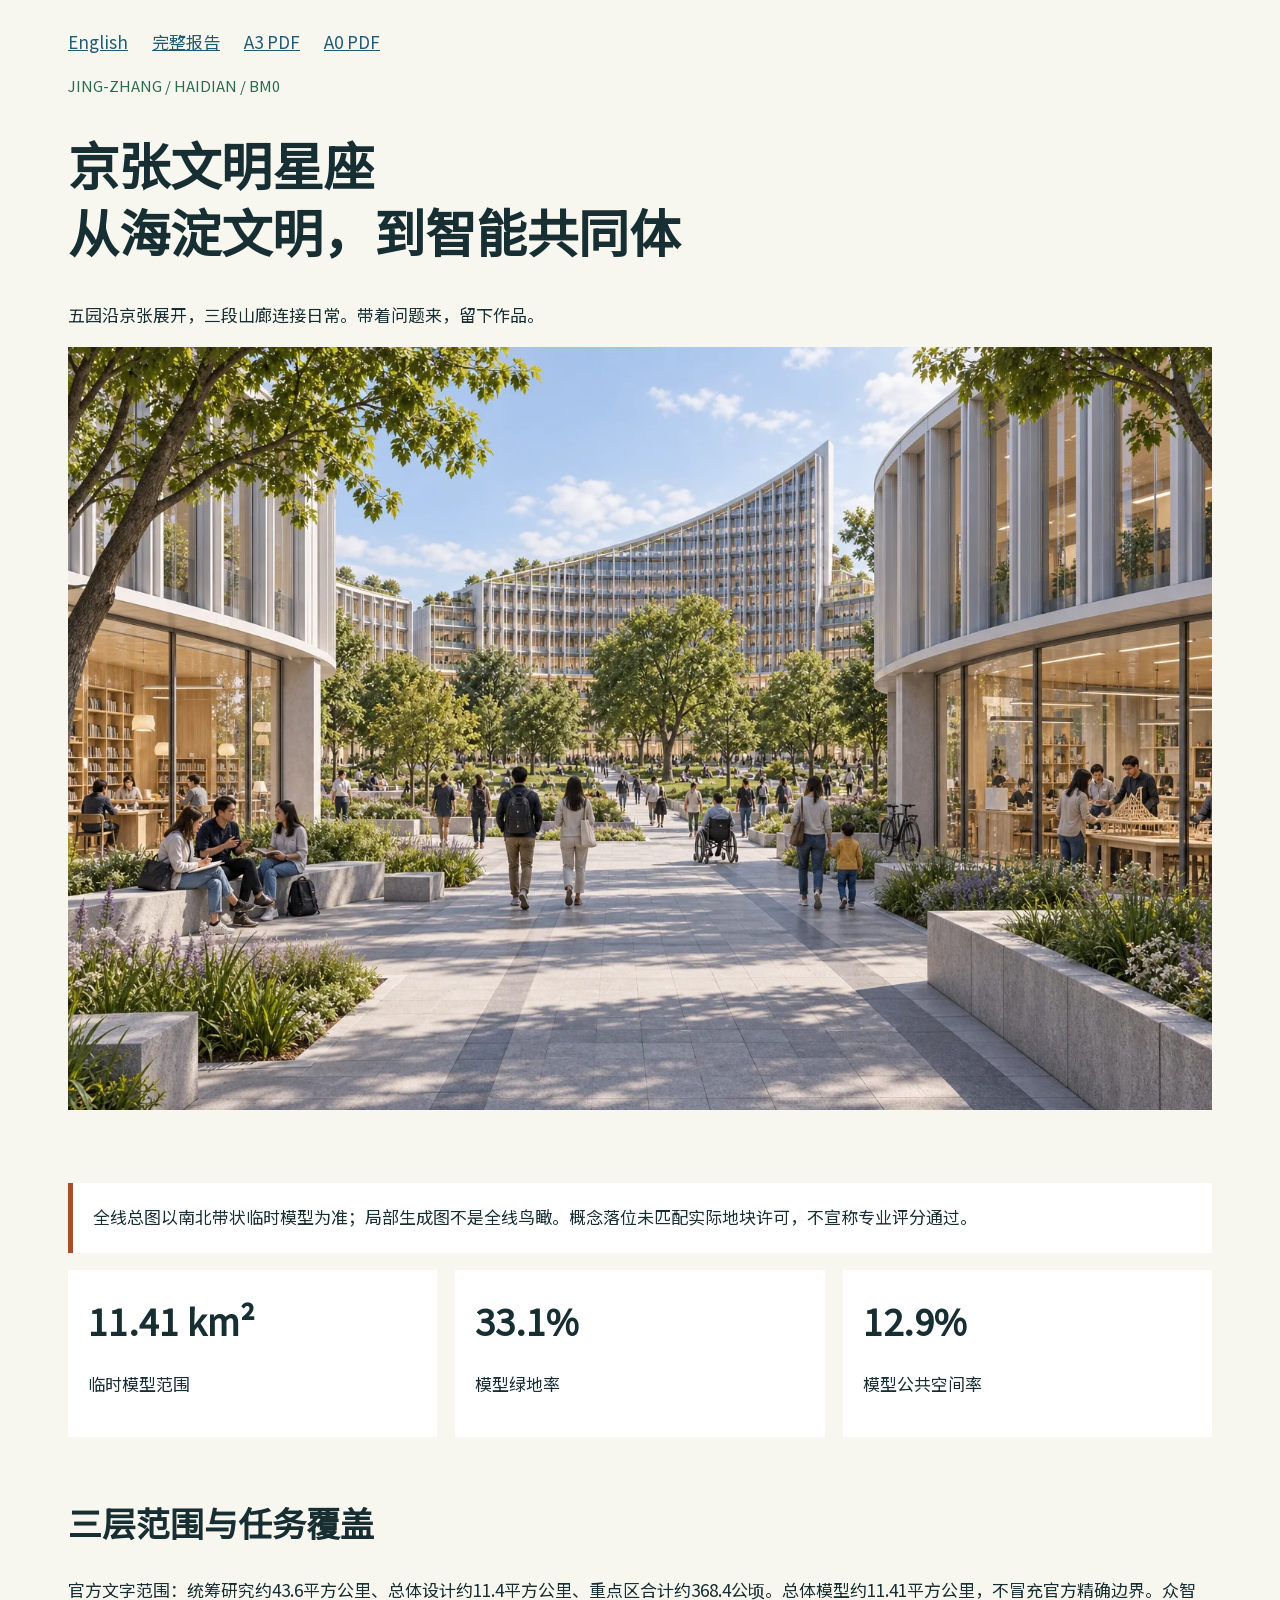
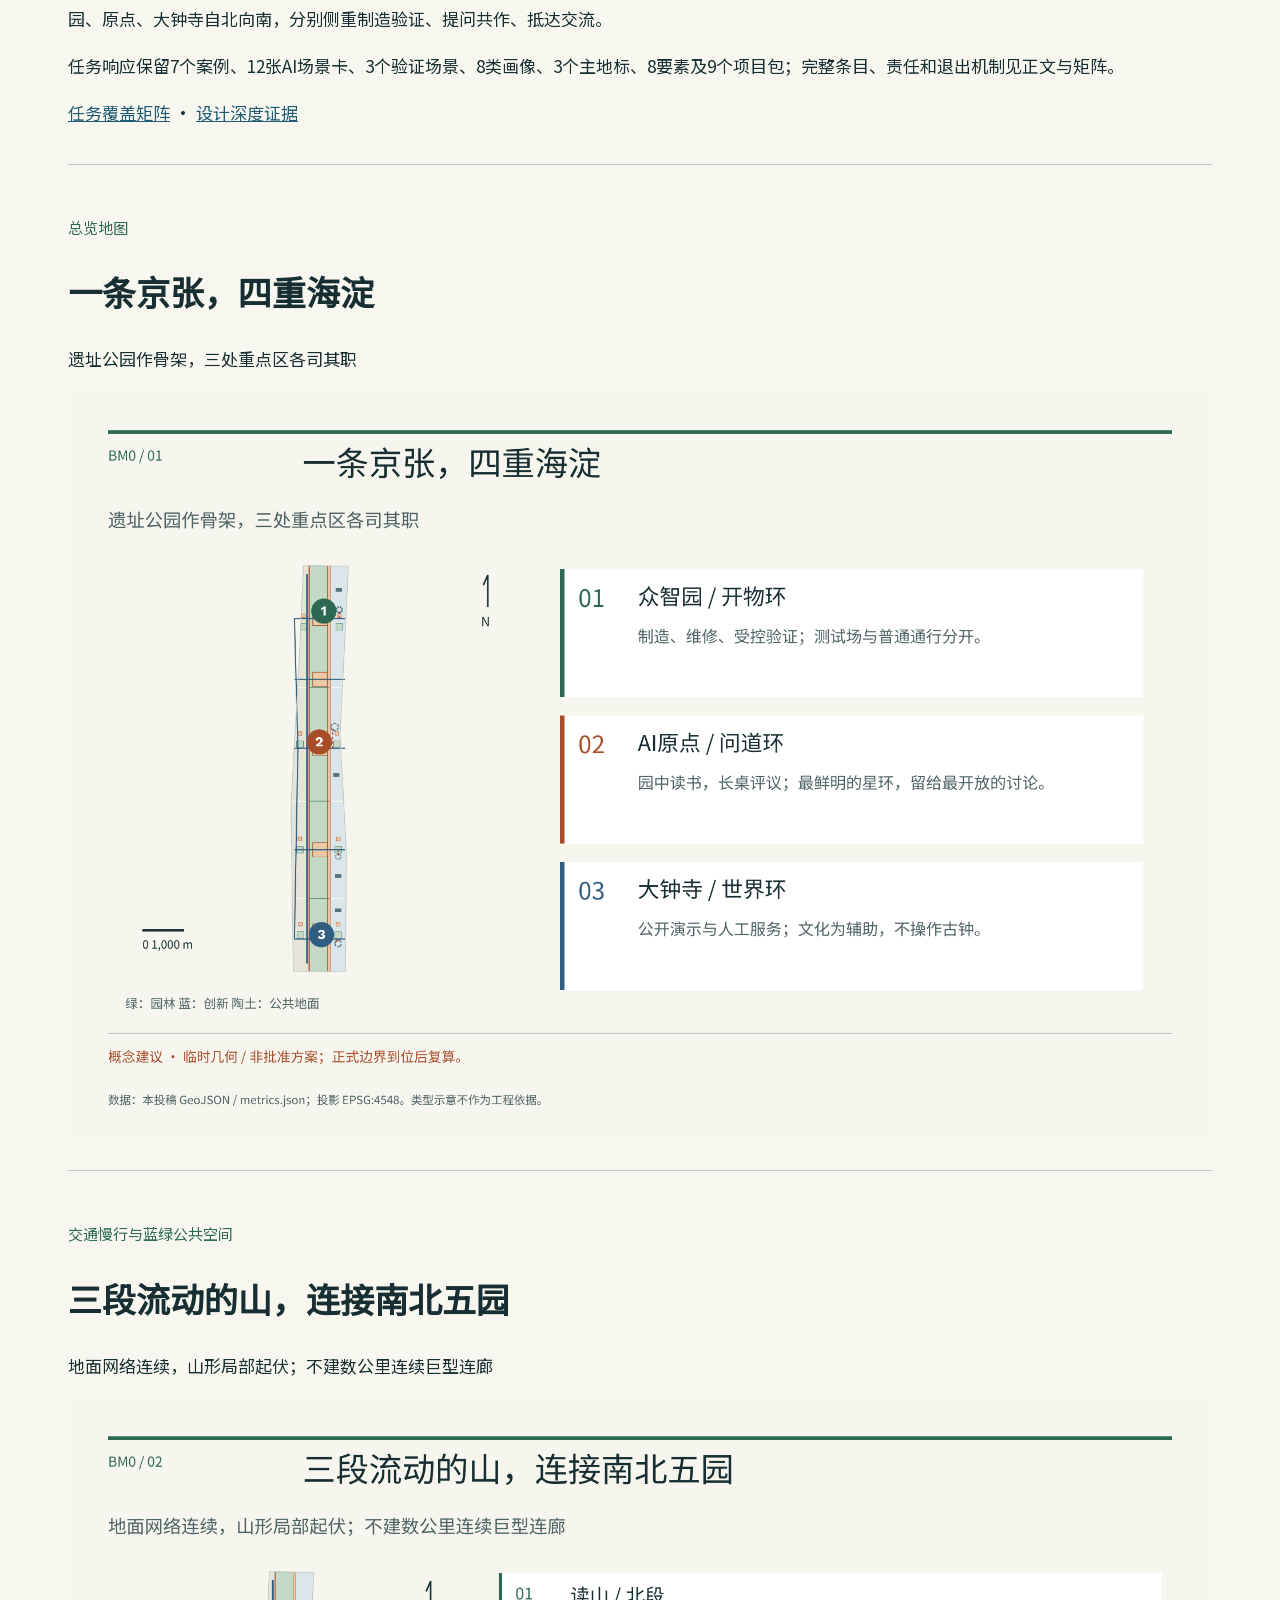
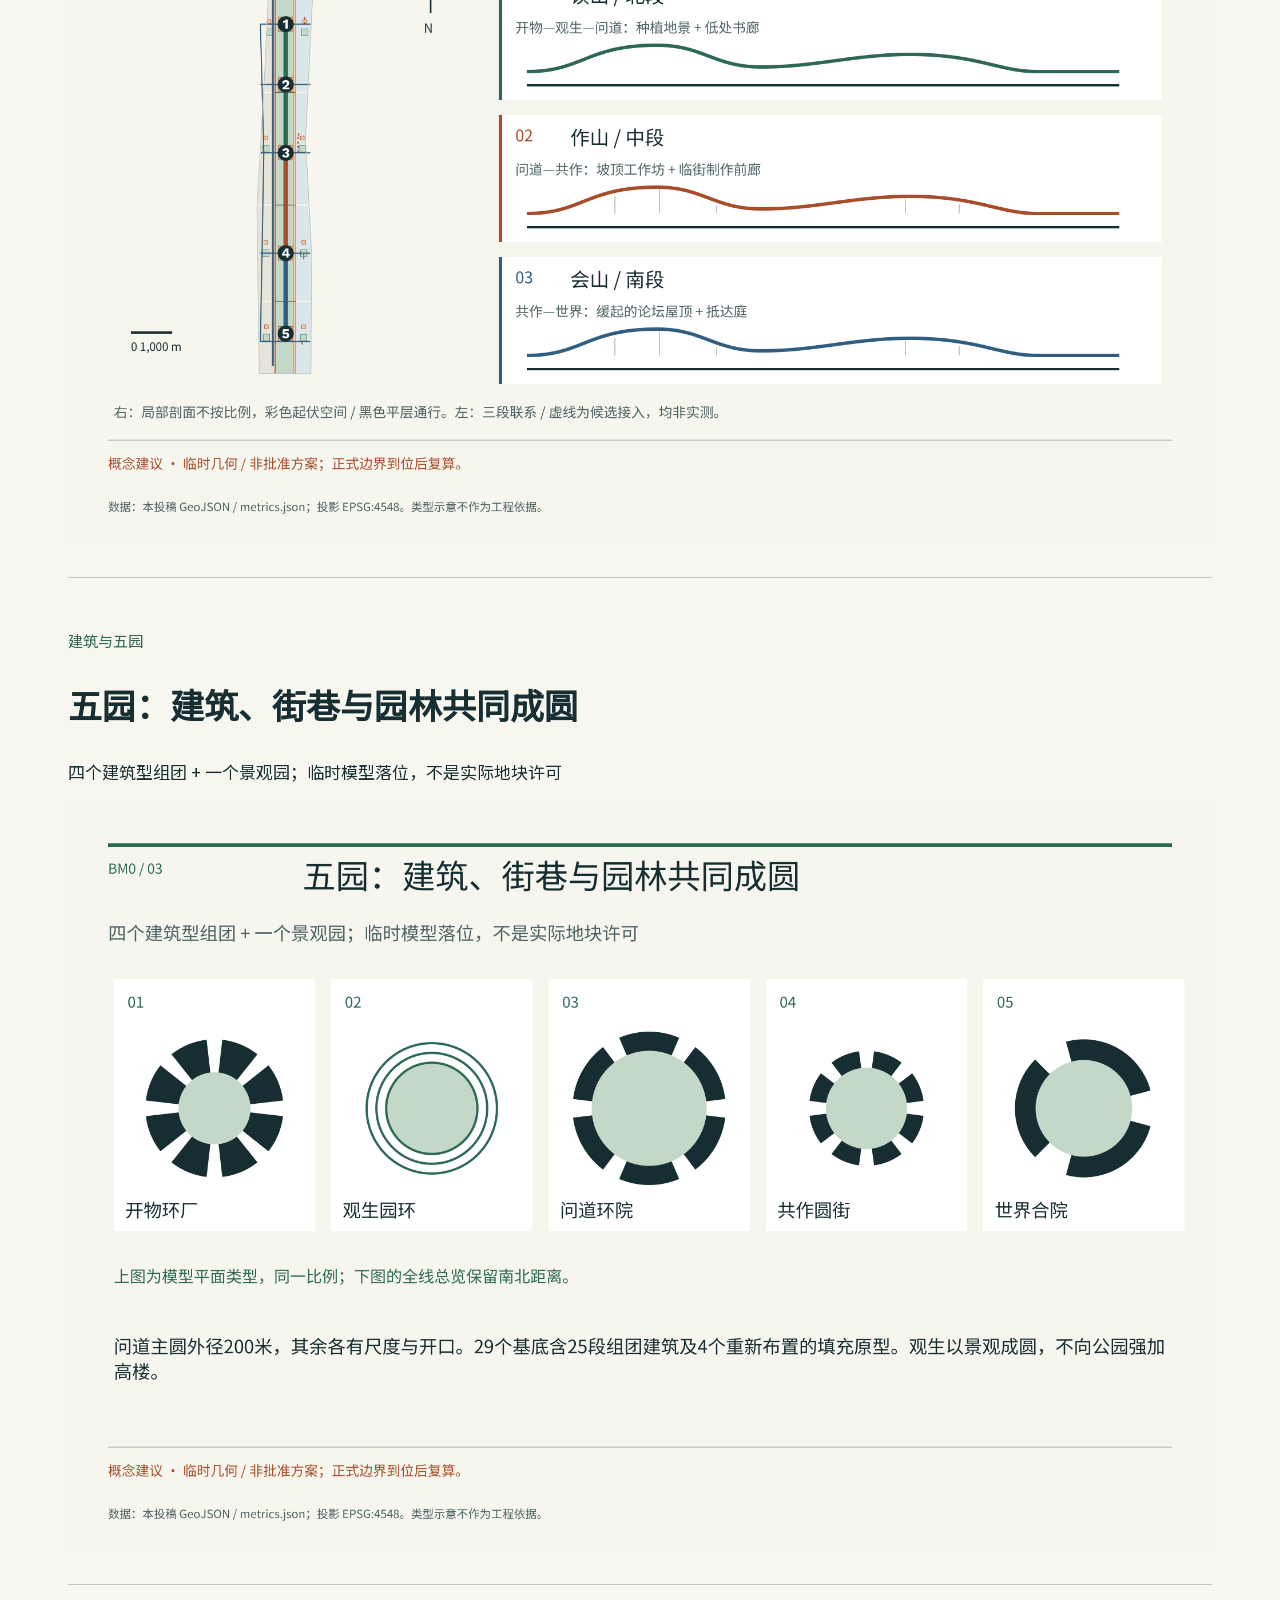
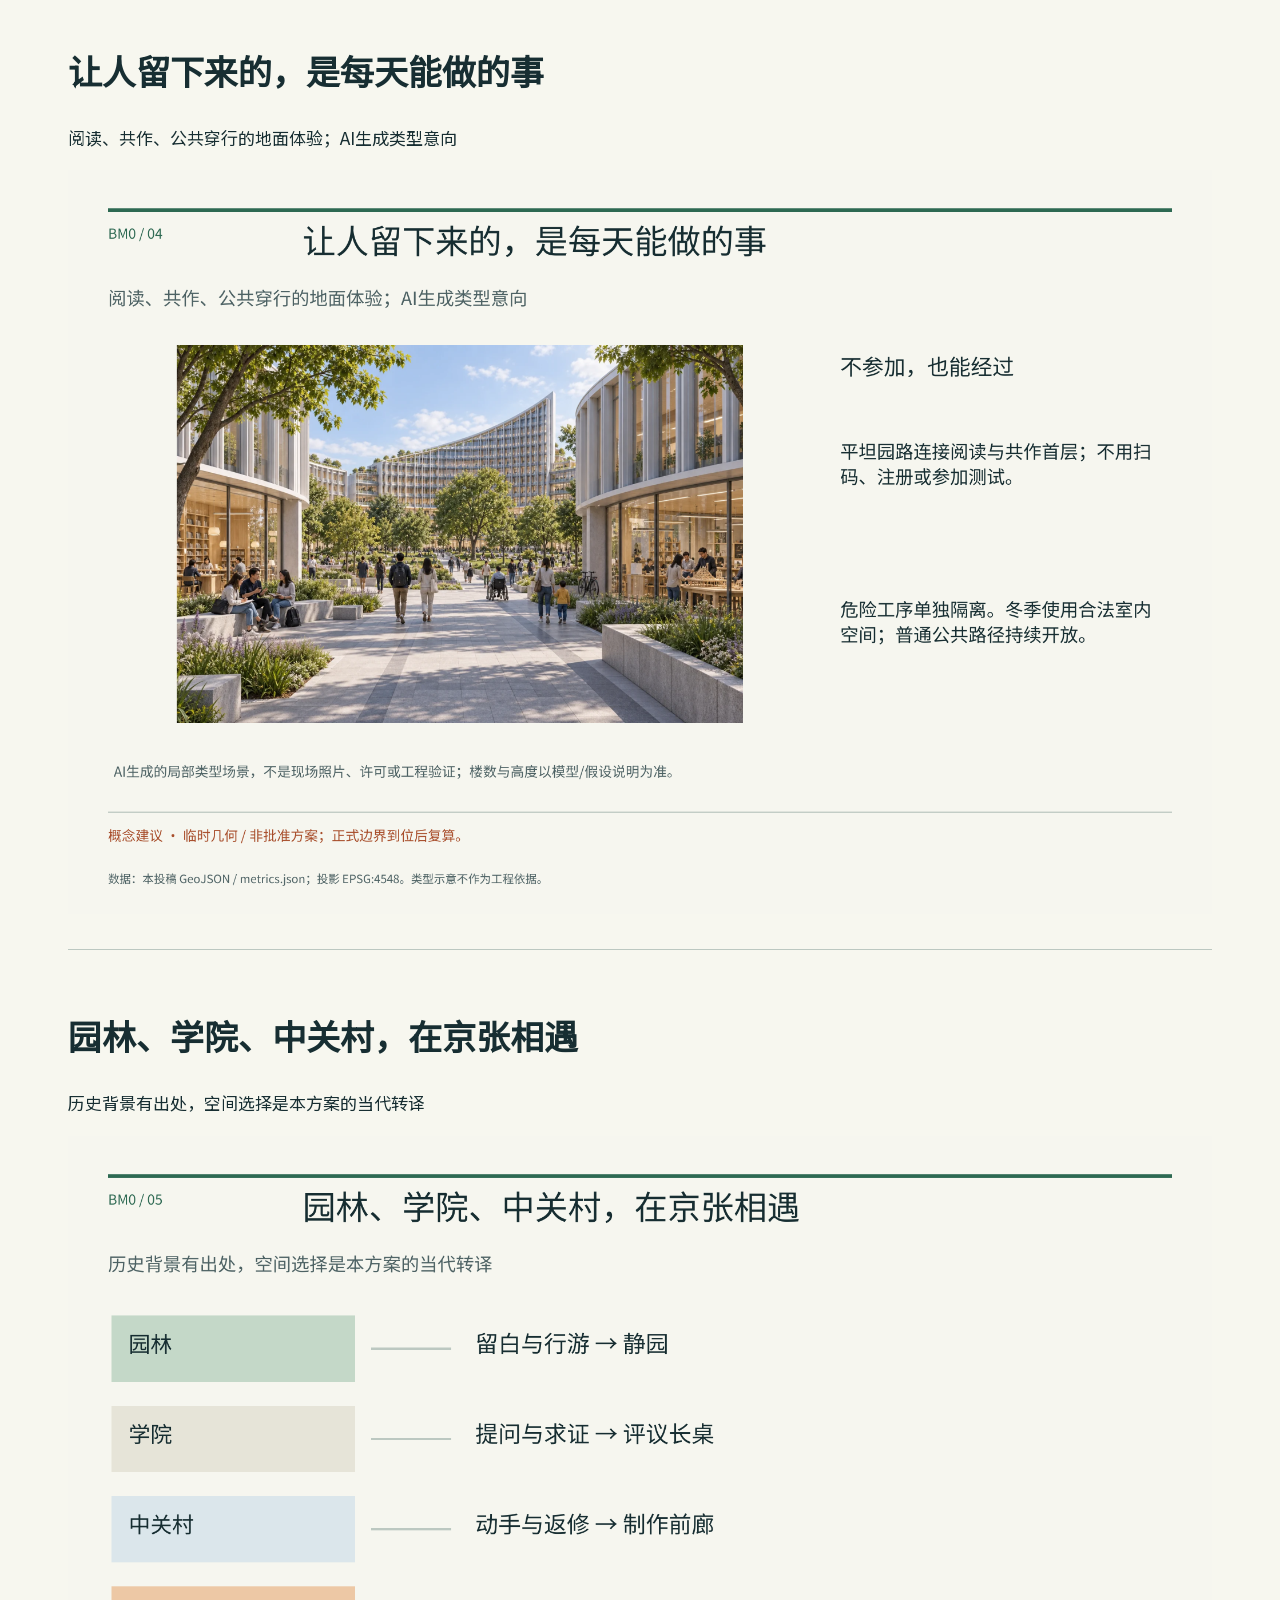
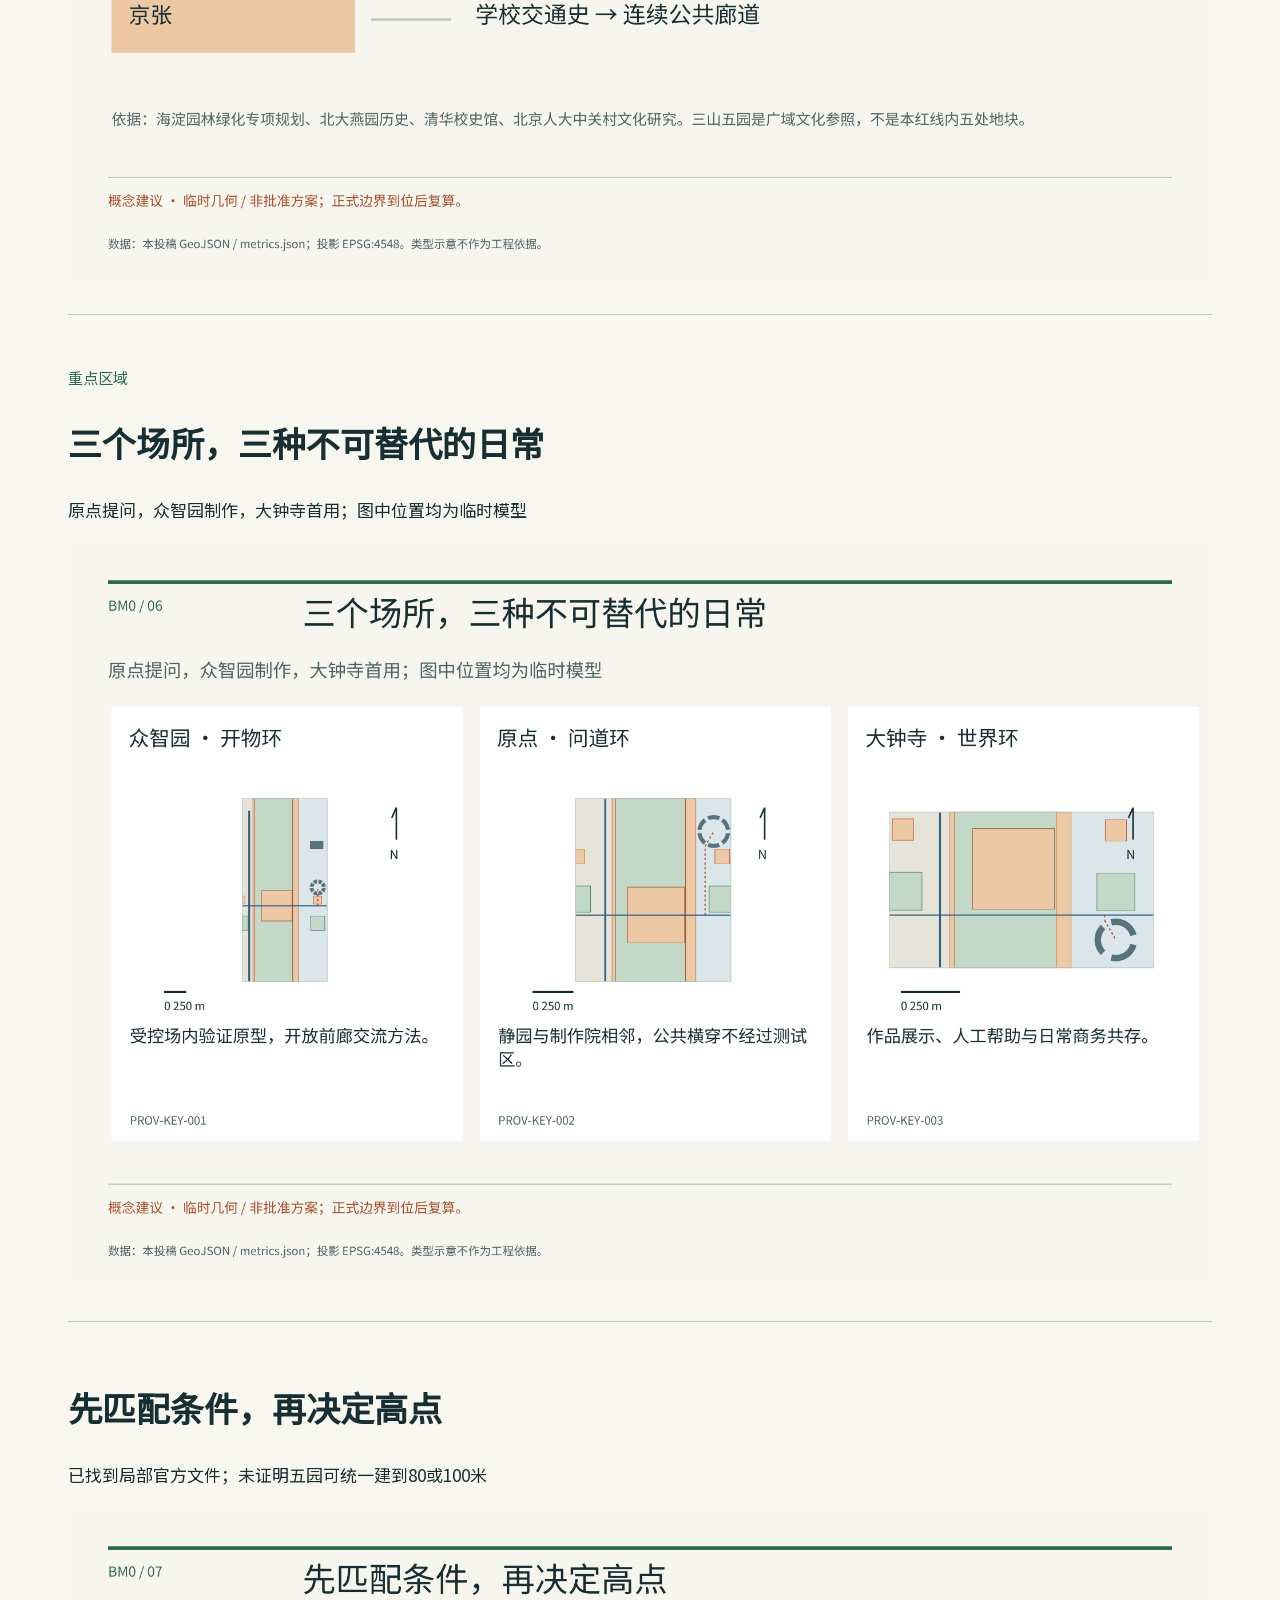
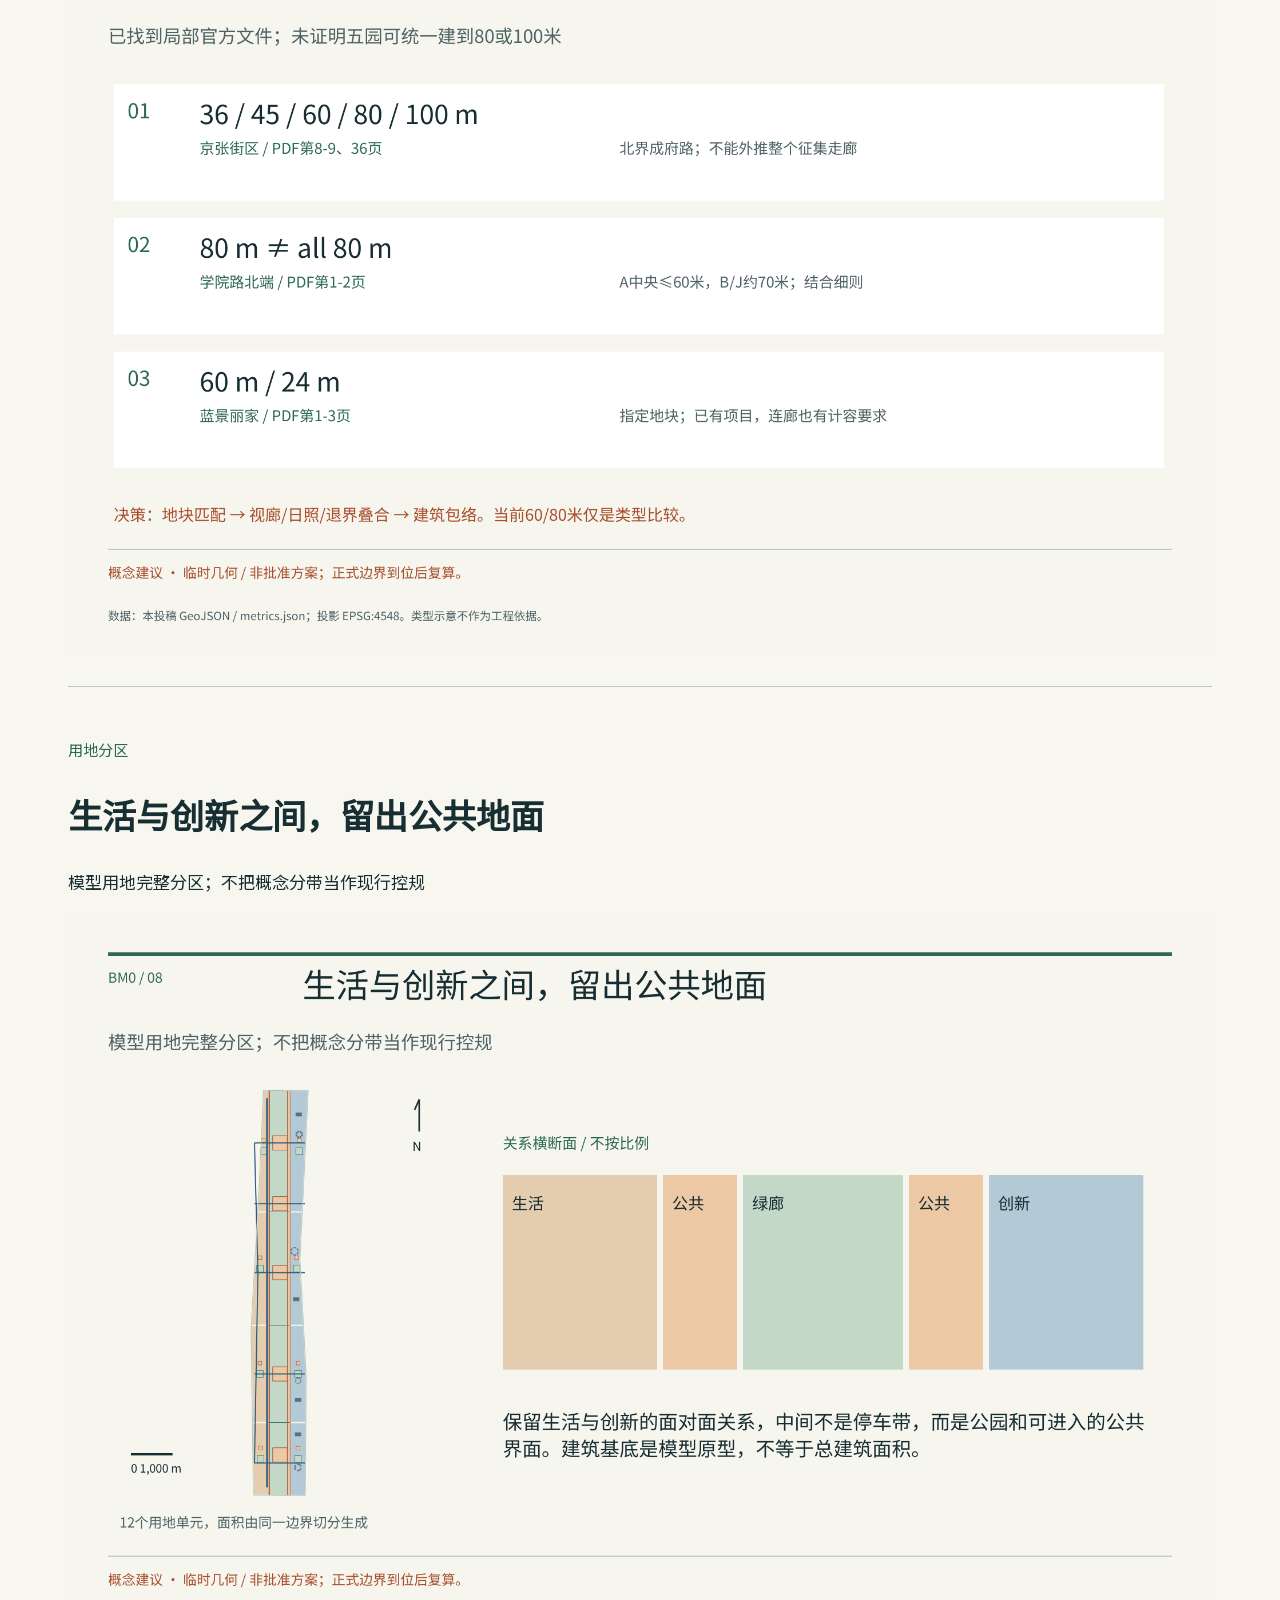
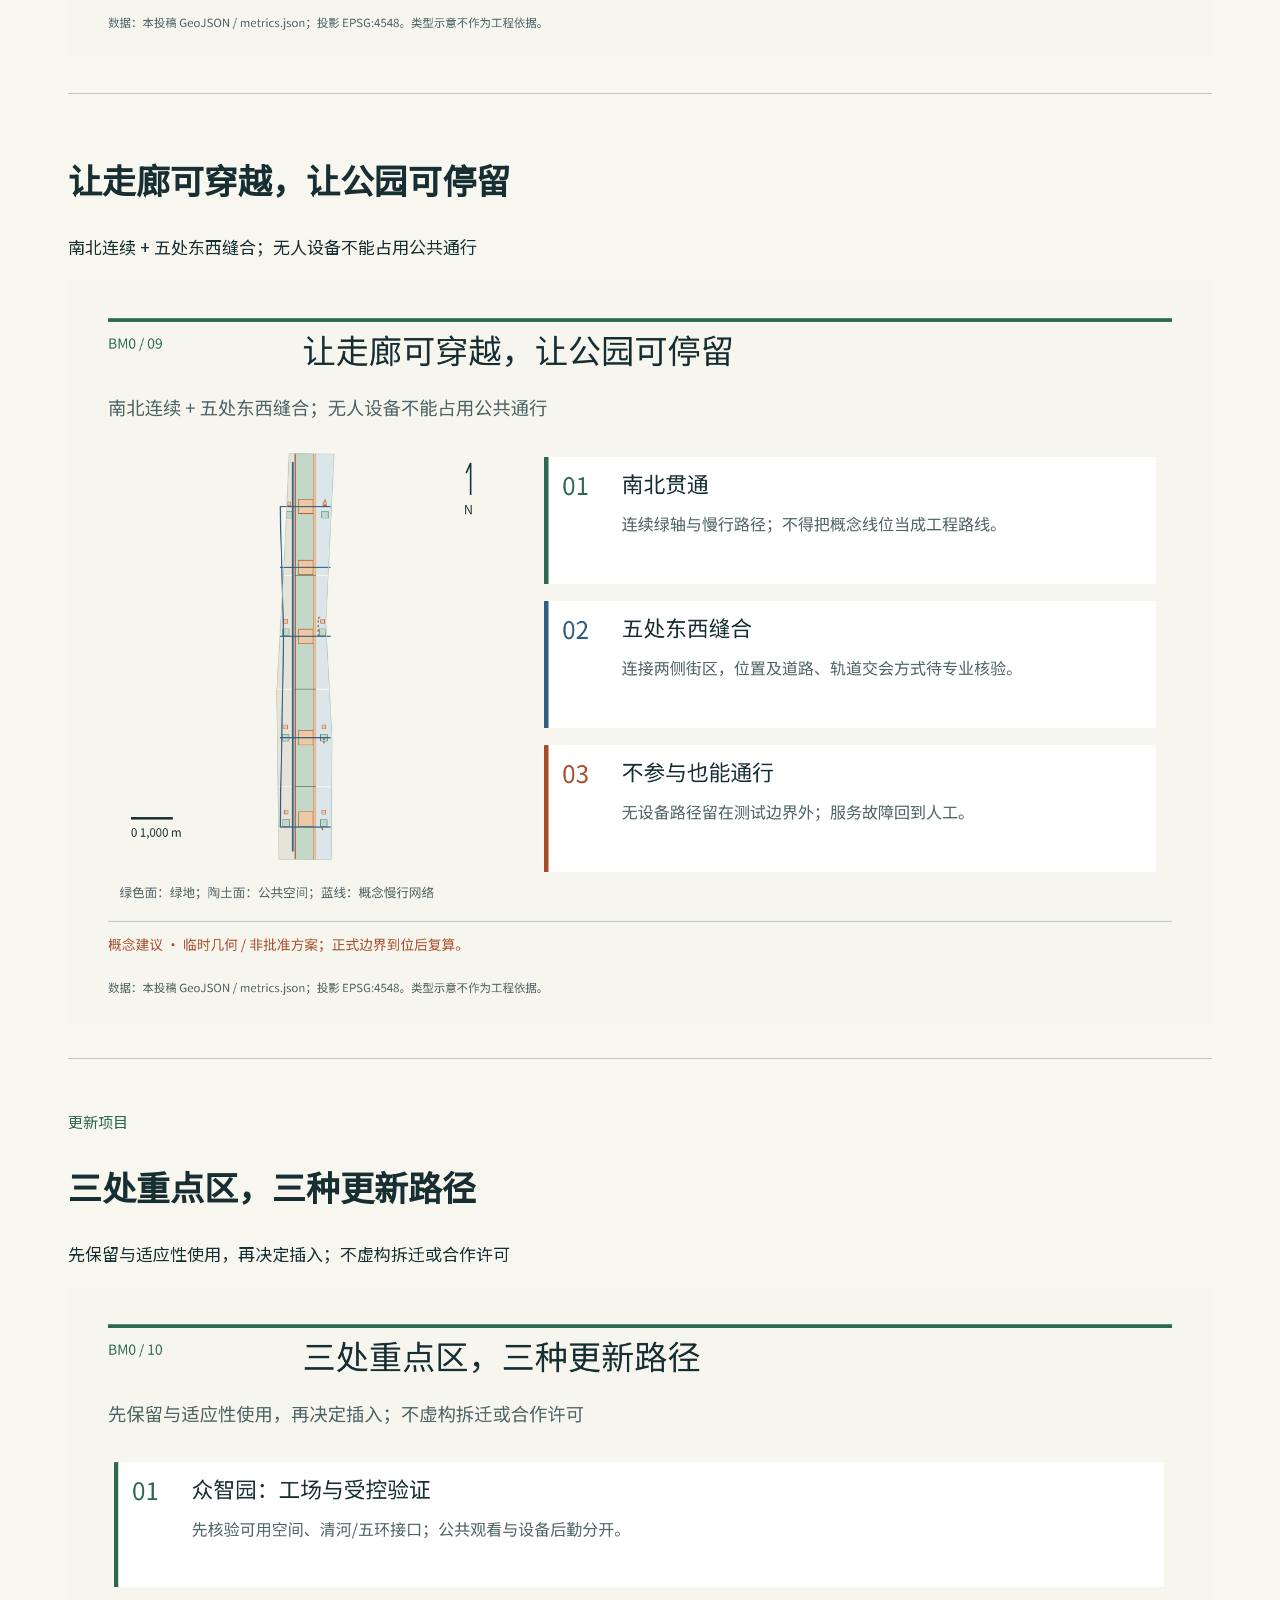
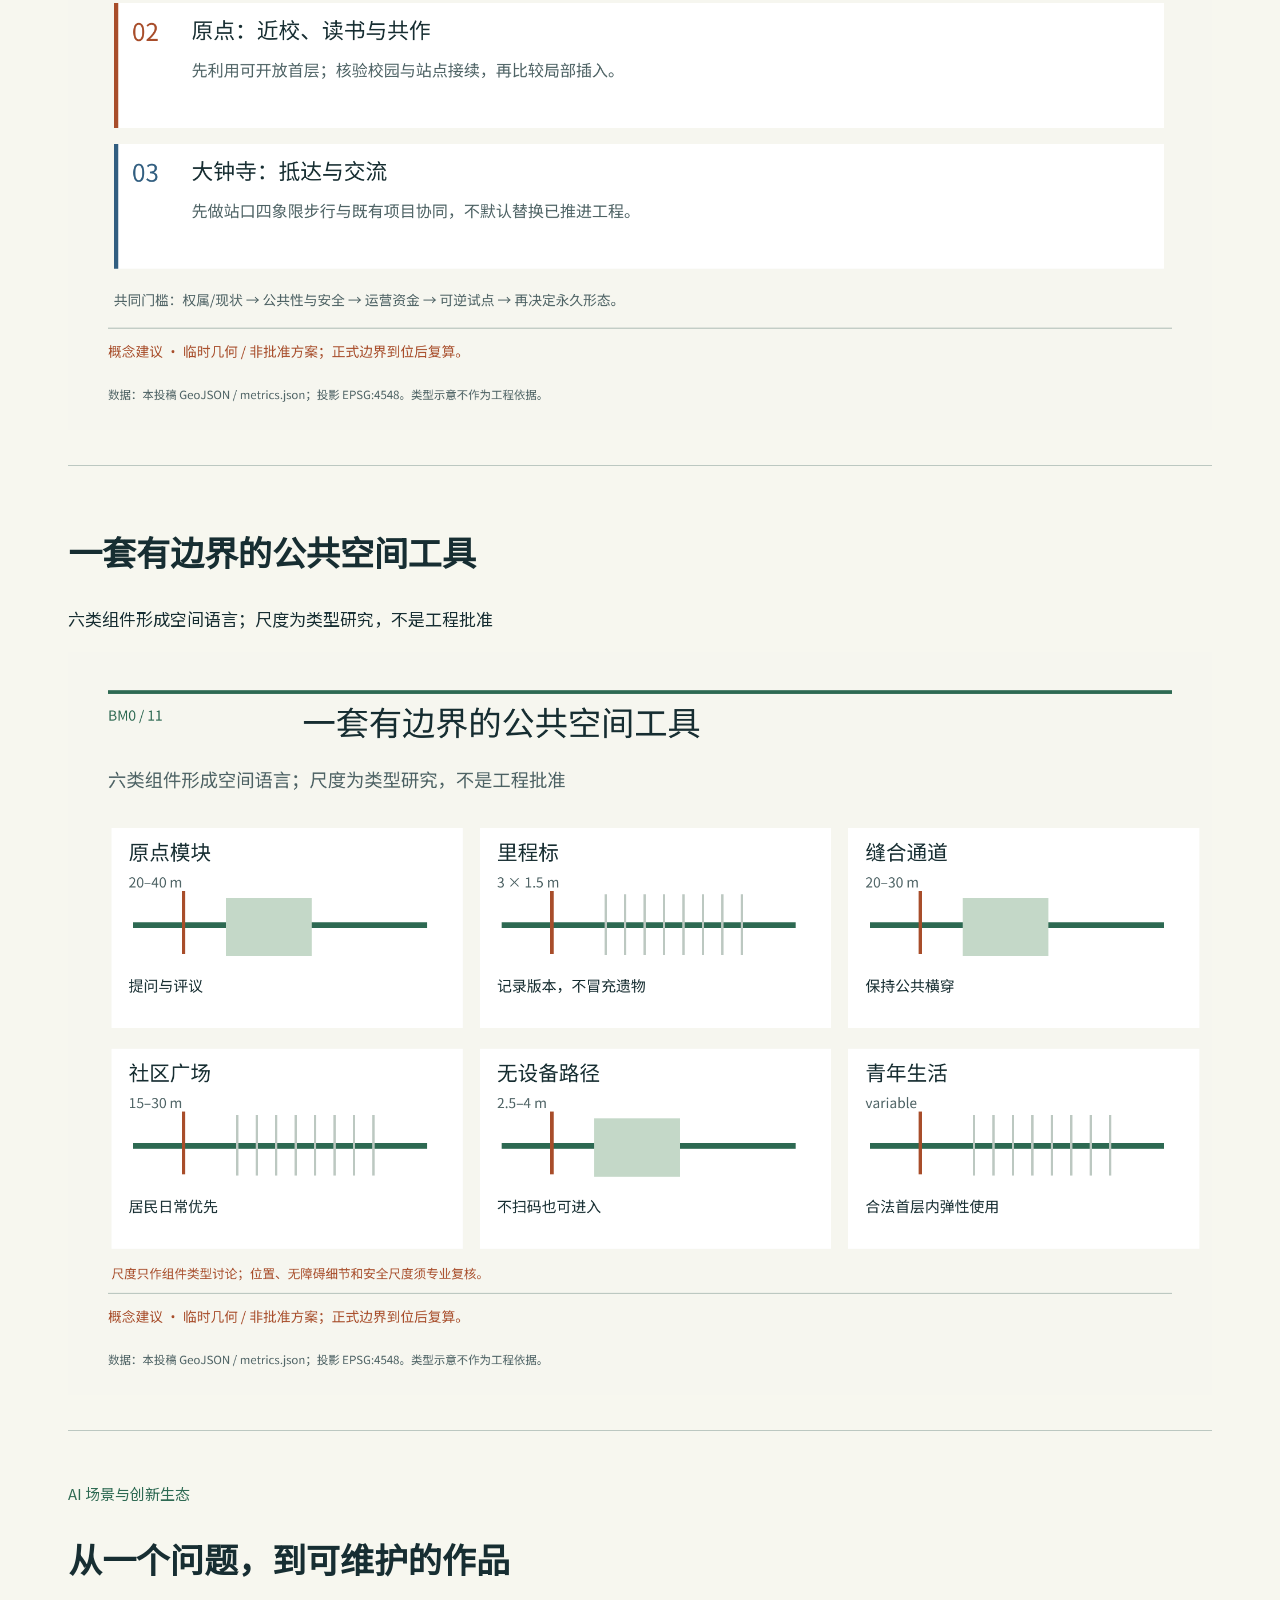
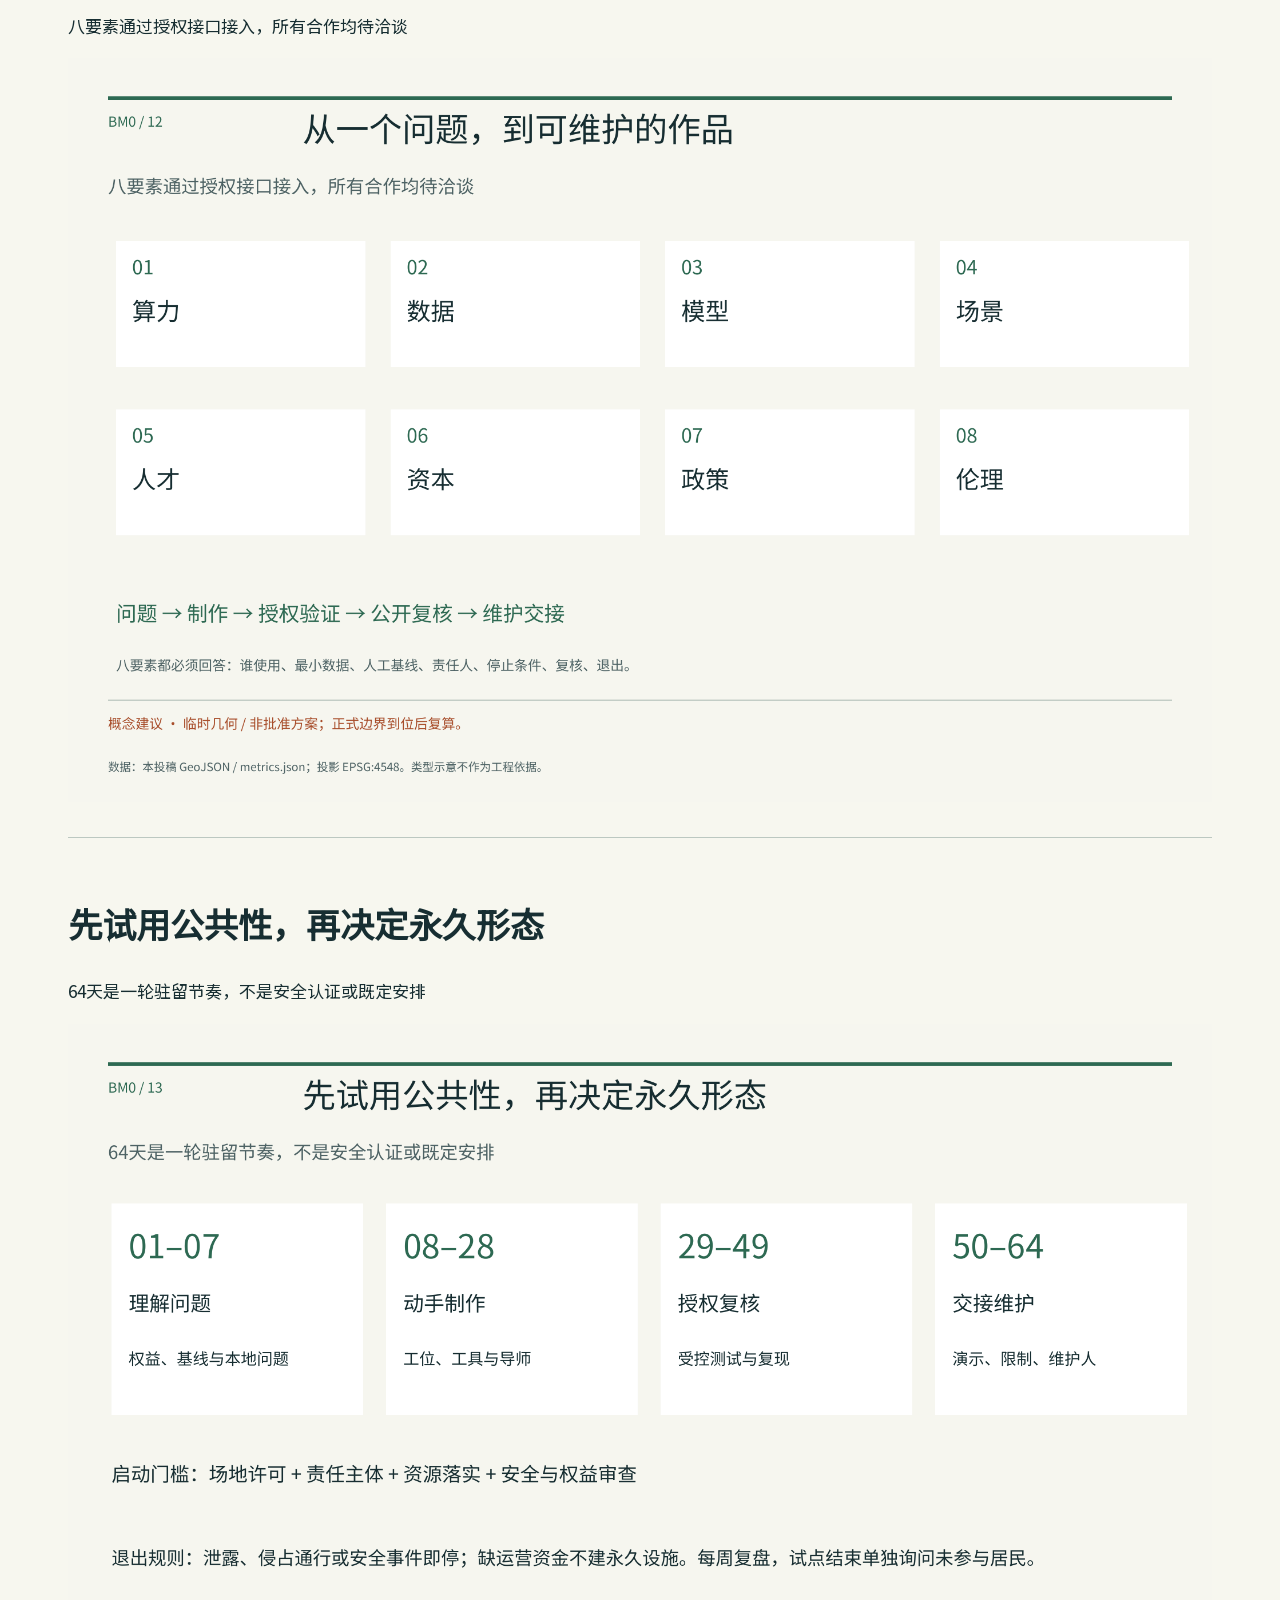
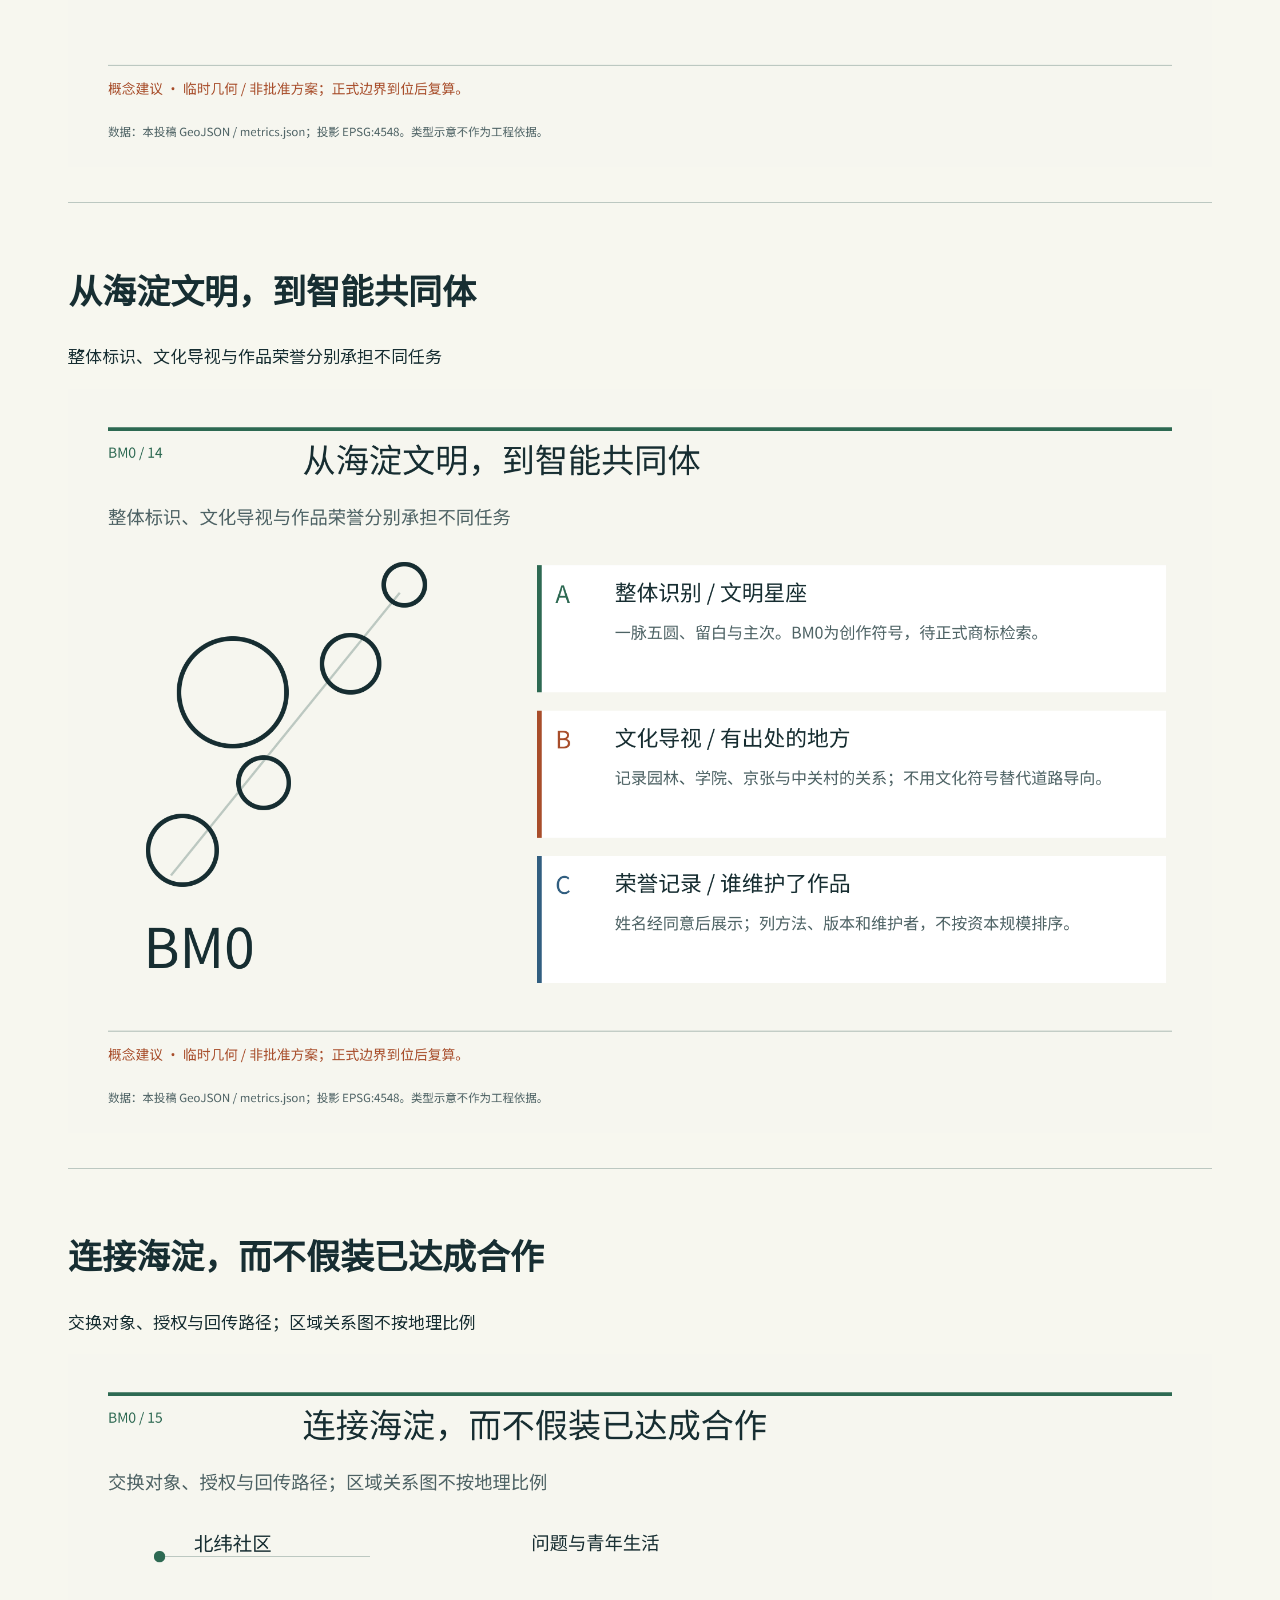
<file: submissions/carolalina00-debug/jingzhang-civic-constellation/visual/index.html>
<!doctype html><html lang="zh"><head><meta charset="utf-8"><meta name="viewport" content="width=device-width,initial-scale=1"><title>BM0 - 京张文明星座</title><link rel="stylesheet" href="assets/fonts.css"><style>*{box-sizing:border-box}body{margin:0;background:#F7F7EF;color:#172E32;font-size:17px;line-height:1.75}header,main,footer{max-width:1200px;margin:auto;padding:28px}h1{font-size:clamp(32px,4vw,57px);line-height:1.3}h2{font-size:clamp(25px,3vw,34px);line-height:1.4}a{color:#215B73;overflow-wrap:anywhere}a:focus-visible,summary:focus-visible{outline:3px solid #A84D2B}nav{display:flex;gap:24px;flex-wrap:wrap}section{border-bottom:1px solid #BCC8C1;padding:35px 0}img{max-width:100%;height:auto;display:block}.eyebrow{color:#2E6A53;font-size:15px}.notice{border-left:5px solid #A84D2B;background:white;padding:20px}.metrics{display:grid;grid-template-columns:repeat(3,1fr);gap:18px}.metrics div{padding:20px;background:white}.metrics b{font-size:36px}details{margin:24px 0;background:white;padding:22px}summary{cursor:pointer}@media(max-width:650px){header,main,footer{padding:18px}.metrics{grid-template-columns:1fr}}@media(prefers-reduced-motion:reduce){*{animation:none!important}}</style></head><body><header><nav><a href="index.en.html">English</a><a href="../report/proposal.html">完整报告</a><a href="../drawings/a3-booklet.pdf">A3 PDF</a><a href="../drawings/a0-boards.pdf">A0 PDF</a></nav><p class="eyebrow">JING-ZHANG / HAIDIAN / BM0</p><h1>京张文明星座<br>从海淀文明，到智能共同体</h1><p>五园沿京张展开，三段山廊连接日常。带着问题来，留下作品。</p><img src="../assets/media/inquiry-ground.webp" alt="问道环院地面意向；AI生成，非现场或批准方案"></header><main><p class="notice">全线总图以南北带状临时模型为准；局部生成图不是全线鸟瞰。概念落位未匹配实际地块许可，不宣称专业评分通过。</p><div class="metrics"><div data-metric="site_area_sqm" data-value="11412825.386"><b>11.41 km²</b><p>临时模型范围</p></div><div data-metric="green_ratio" data-value="0.331045"><b>33.1%</b><p>模型绿地率</p></div><div data-metric="public_space_ratio" data-value="0.128608"><b>12.9%</b><p>模型公共空间率</p></div></div>
<section><h2>三层范围与任务覆盖</h2><p>官方文字范围：统筹研究约43.6平方公里、总体设计约11.4平方公里、重点区合计约368.4公顷。总体模型约11.41平方公里，不冒充官方精确边界。众智园、原点、大钟寺自北向南，分别侧重制造验证、提问共作、抵达交流。</p><p>任务响应保留7个案例、12张AI场景卡、3个验证场景、8类画像、3个主地标、8要素及9个项目包；完整条目、责任和退出机制见正文与矩阵。</p><a href="../compliance_matrix.json">任务覆盖矩阵</a> · <a href="../design_depth_matrix.json">设计深度证据</a></section>
<section id="site-overview"><p class="eyebrow">总览地图</p><h2>一条京张，四重海淀</h2><p>遗址公园作骨架，三处重点区各司其职</p><img loading="lazy" src="../assets/figures/site-overview.png" alt="一条京张，四重海淀"></section><section id="three-ridges"><p class="eyebrow">交通慢行与蓝绿公共空间</p><h2>三段流动的山，连接南北五园</h2><p>地面网络连续，山形局部起伏；不建数公里连续巨型连廊</p><img loading="lazy" src="../assets/figures/three-ridges.png" alt="三段流动的山，连接南北五园"></section><section id="garden-rings"><p class="eyebrow">建筑与五园</p><h2>五园：建筑、街巷与园林共同成圆</h2><p>四个建筑型组团 + 一个景观园；临时模型落位，不是实际地块许可</p><img loading="lazy" src="../assets/figures/garden-rings.png" alt="五园：建筑、街巷与园林共同成圆"></section><section id="ground-life"><p class="eyebrow"></p><h2>让人留下来的，是每天能做的事</h2><p>阅读、共作、公共穿行的地面体验；AI生成类型意向</p><img loading="lazy" src="../assets/figures/ground-life.png" alt="让人留下来的，是每天能做的事"></section><section id="local-roots"><p class="eyebrow"></p><h2>园林、学院、中关村，在京张相遇</h2><p>历史背景有出处，空间选择是本方案的当代转译</p><img loading="lazy" src="../assets/figures/local-roots.png" alt="园林、学院、中关村，在京张相遇"></section><section id="key-areas"><p class="eyebrow">重点区域</p><h2>三个场所，三种不可替代的日常</h2><p>原点提问，众智园制作，大钟寺首用；图中位置均为临时模型</p><img loading="lazy" src="../assets/figures/key-areas.png" alt="三个场所，三种不可替代的日常"></section><section id="height-controls"><p class="eyebrow"></p><h2>先匹配条件，再决定高点</h2><p>已找到局部官方文件；未证明五园可统一建到80或100米</p><img loading="lazy" src="../assets/figures/height-controls.png" alt="先匹配条件，再决定高点"></section><section id="land-use-structure"><p class="eyebrow">用地分区</p><h2>生活与创新之间，留出公共地面</h2><p>模型用地完整分区；不把概念分带当作现行控规</p><img loading="lazy" src="../assets/figures/land-use-structure.png" alt="生活与创新之间，留出公共地面"></section><section id="mobility-bluegreen"><p class="eyebrow"></p><h2>让走廊可穿越，让公园可停留</h2><p>南北连续 + 五处东西缝合；无人设备不能占用公共通行</p><img loading="lazy" src="../assets/figures/mobility-bluegreen.png" alt="让走廊可穿越，让公园可停留"></section><section id="renewal-gates"><p class="eyebrow">更新项目</p><h2>三处重点区，三种更新路径</h2><p>先保留与适应性使用，再决定插入；不虚构拆迁或合作许可</p><img loading="lazy" src="../assets/figures/renewal-gates.png" alt="三处重点区，三种更新路径"></section><section id="public-space-kit"><p class="eyebrow"></p><h2>一套有边界的公共空间工具</h2><p>六类组件形成空间语言；尺度为类型研究，不是工程批准</p><img loading="lazy" src="../assets/figures/public-space-kit.png" alt="一套有边界的公共空间工具"></section><section id="ai-ecosystem"><p class="eyebrow">AI 场景与创新生态</p><h2>从一个问题，到可维护的作品</h2><p>八要素通过授权接口接入，所有合作均待洽谈</p><img loading="lazy" src="../assets/figures/ai-ecosystem.png" alt="从一个问题，到可维护的作品"></section><section id="delivery"><p class="eyebrow"></p><h2>先试用公共性，再决定永久形态</h2><p>64天是一轮驻留节奏，不是安全认证或既定安排</p><img loading="lazy" src="../assets/figures/delivery.png" alt="先试用公共性，再决定永久形态"></section><section id="brand-system"><p class="eyebrow"></p><h2>从海淀文明，到智能共同体</h2><p>整体标识、文化导视与作品荣誉分别承担不同任务</p><img loading="lazy" src="../assets/figures/brand-system.png" alt="从海淀文明，到智能共同体"></section><section id="regional-collaboration"><p class="eyebrow"></p><h2>连接海淀，而不假装已达成合作</h2><p>交换对象、授权与回传路径；区域关系图不按地理比例</p><img loading="lazy" src="../assets/figures/regional-collaboration.png" alt="连接海淀，而不假装已达成合作"></section><section id="metrics-evidence"><p class="eyebrow">核心指标</p><h2>可以复算的模型，不是精确红线</h2><p>三项核心视觉指标同源；不做无来源的同行排名</p><img loading="lazy" src="../assets/figures/metrics-evidence.png" alt="可以复算的模型，不是精确红线"></section><section><h2>自检状态</h2><p>以当前 self_check.json 为机器检查记录；本页不把程序检查等同于正式专业评分。任何文件更新后必须重跑。</p><a href="../self_check.json">self_check.json</a></section><details open><summary>来源与假设</summary><p>临时边界与未知许可明确分开；已查部分高度文件但未逐地块匹配。连续公共路径优先，测试单独受控，普通使用不要求提供个人数据。</p><a href="../sources.json">sources.json</a> · <a href="../assumptions.json">assumptions.json</a> · <a href="../report/copyright_statement.md">版权与生成说明</a></details></main><footer>BM0 / 2026-09-10 / COMMUNITY-DISPLAY-ONLY</footer></body></html>
</file>
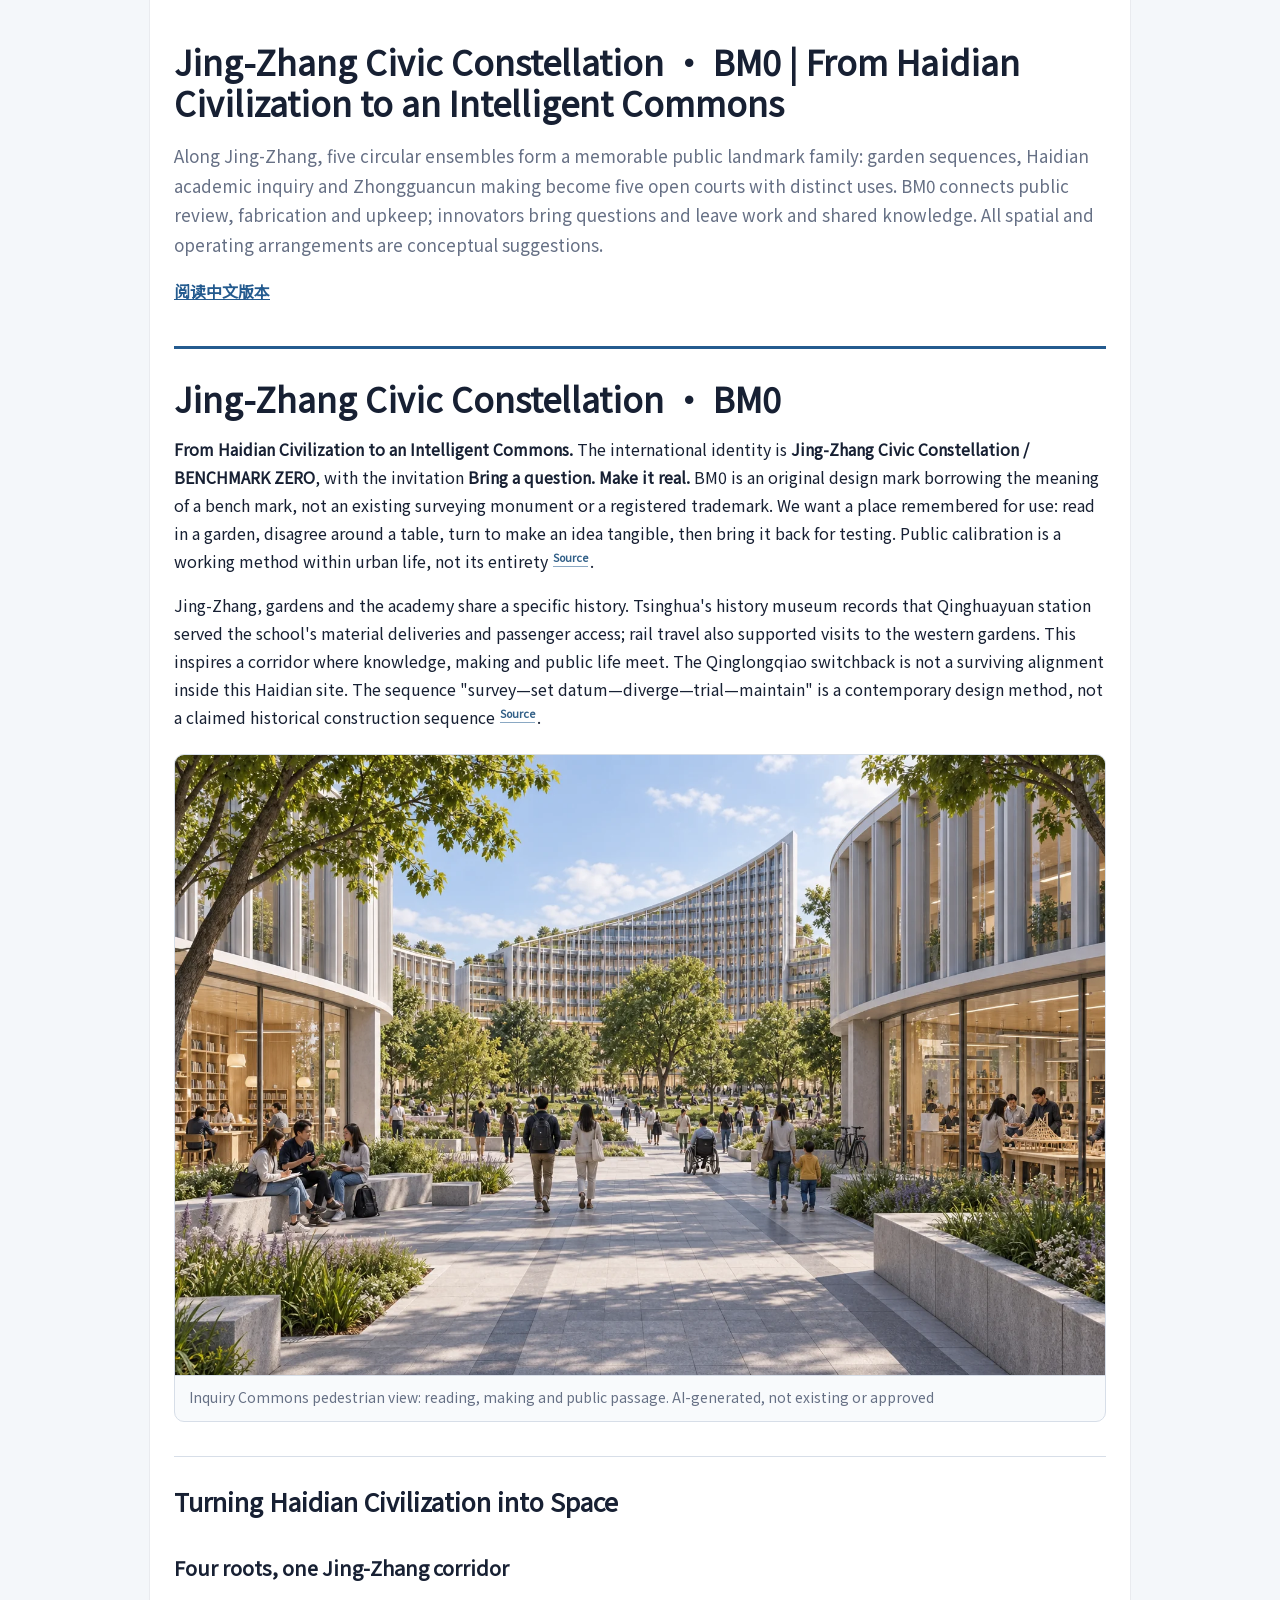
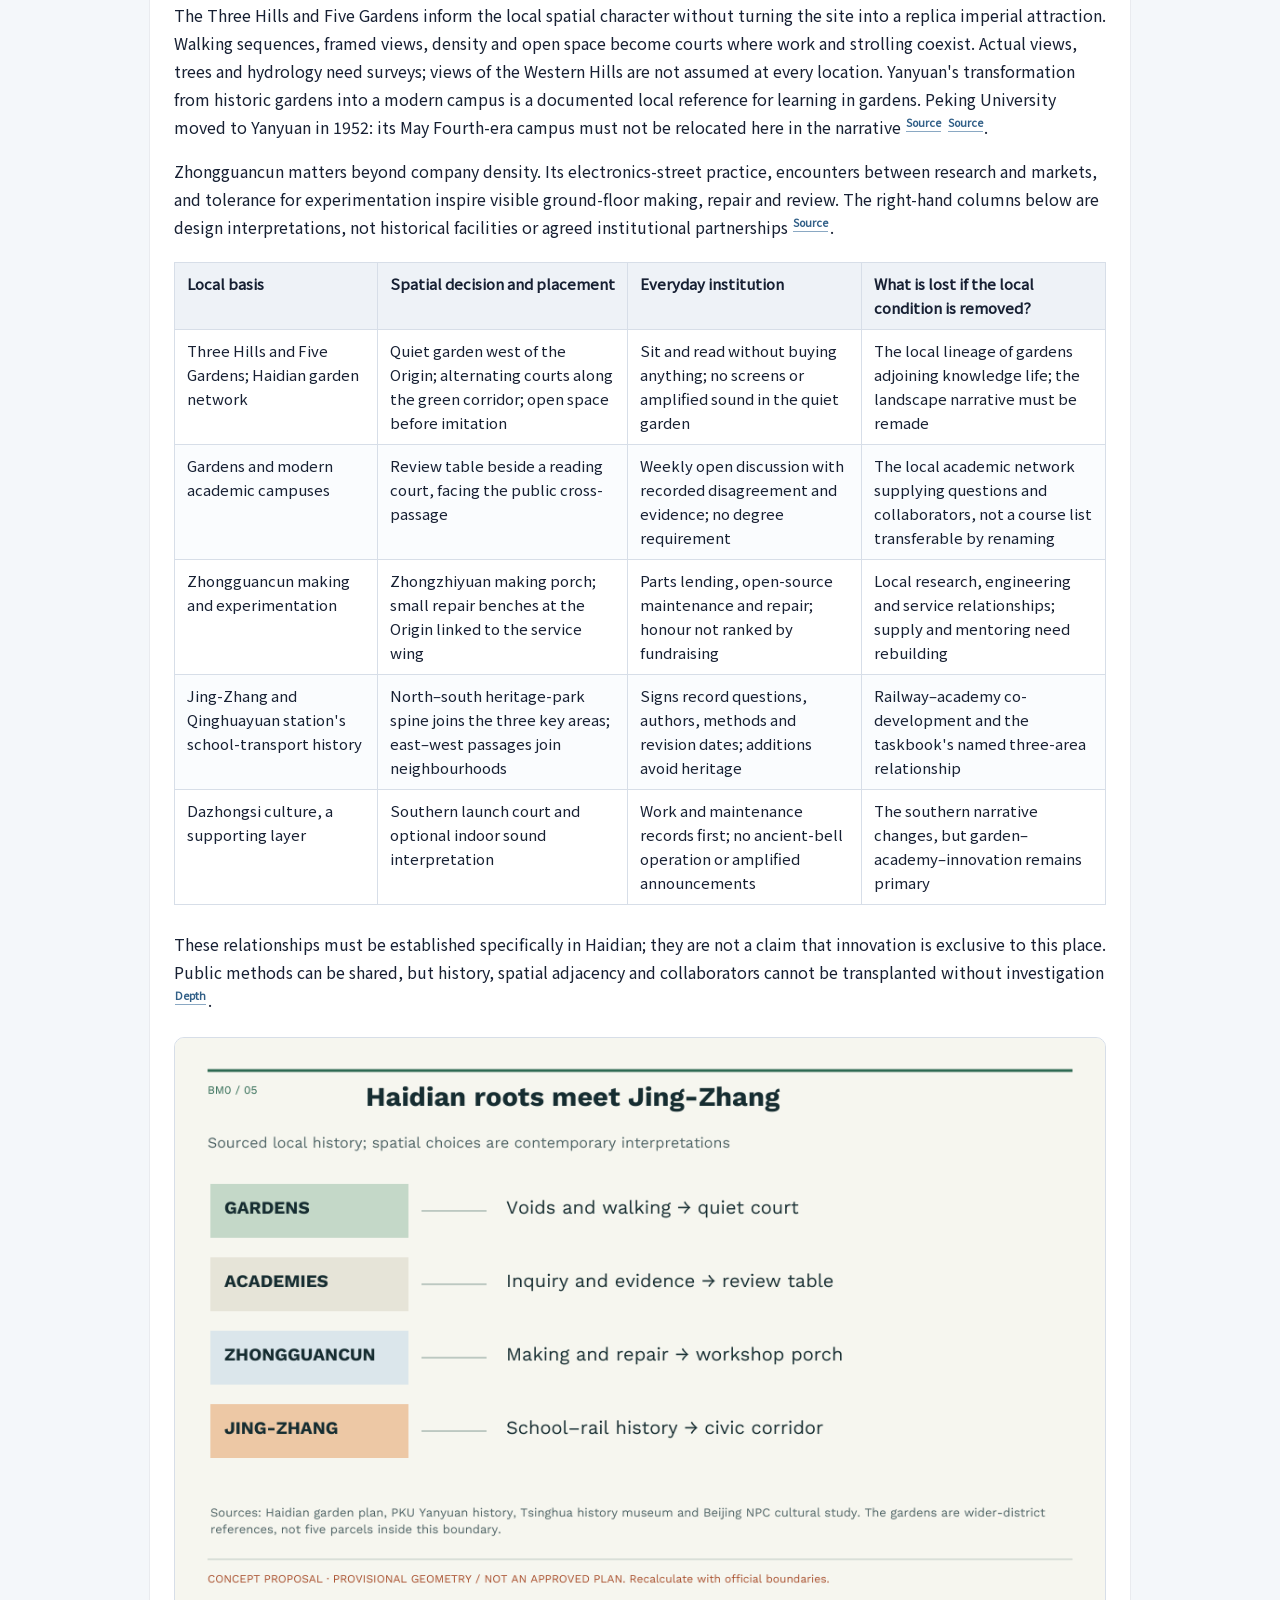
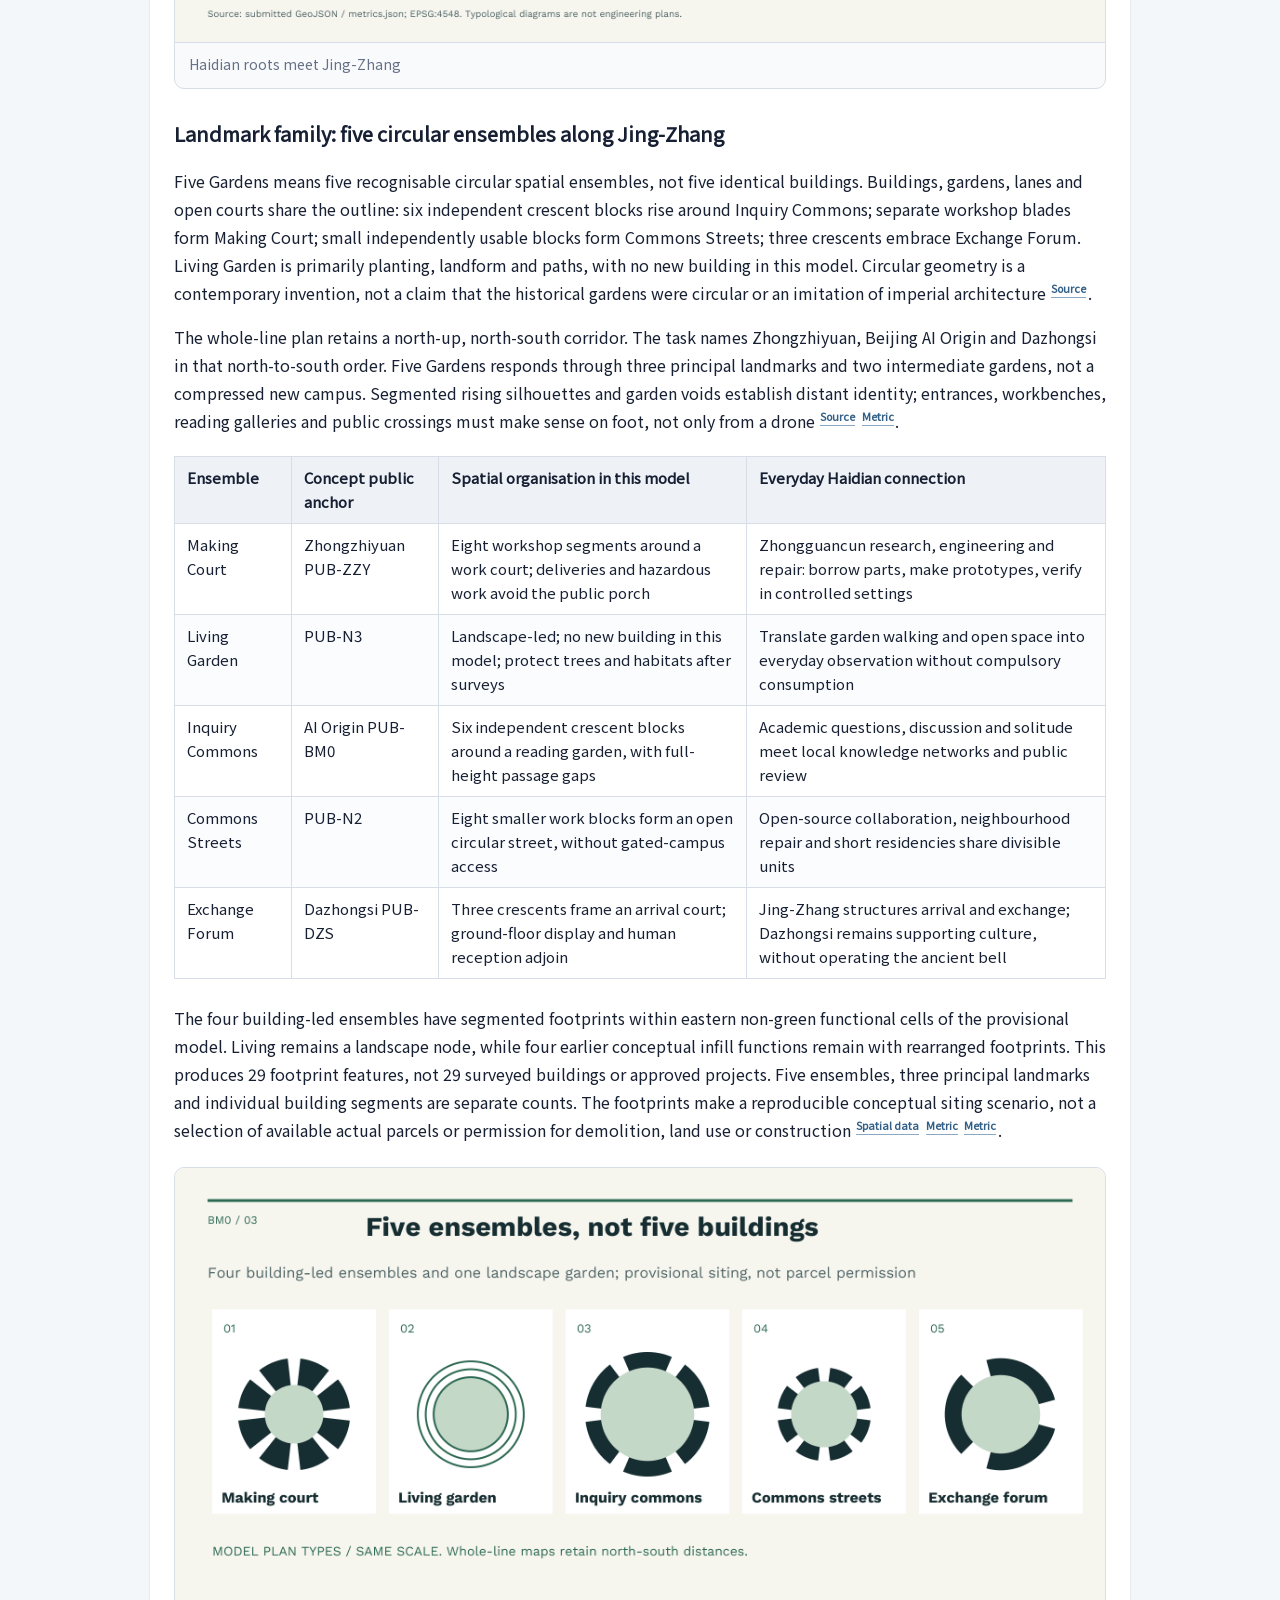
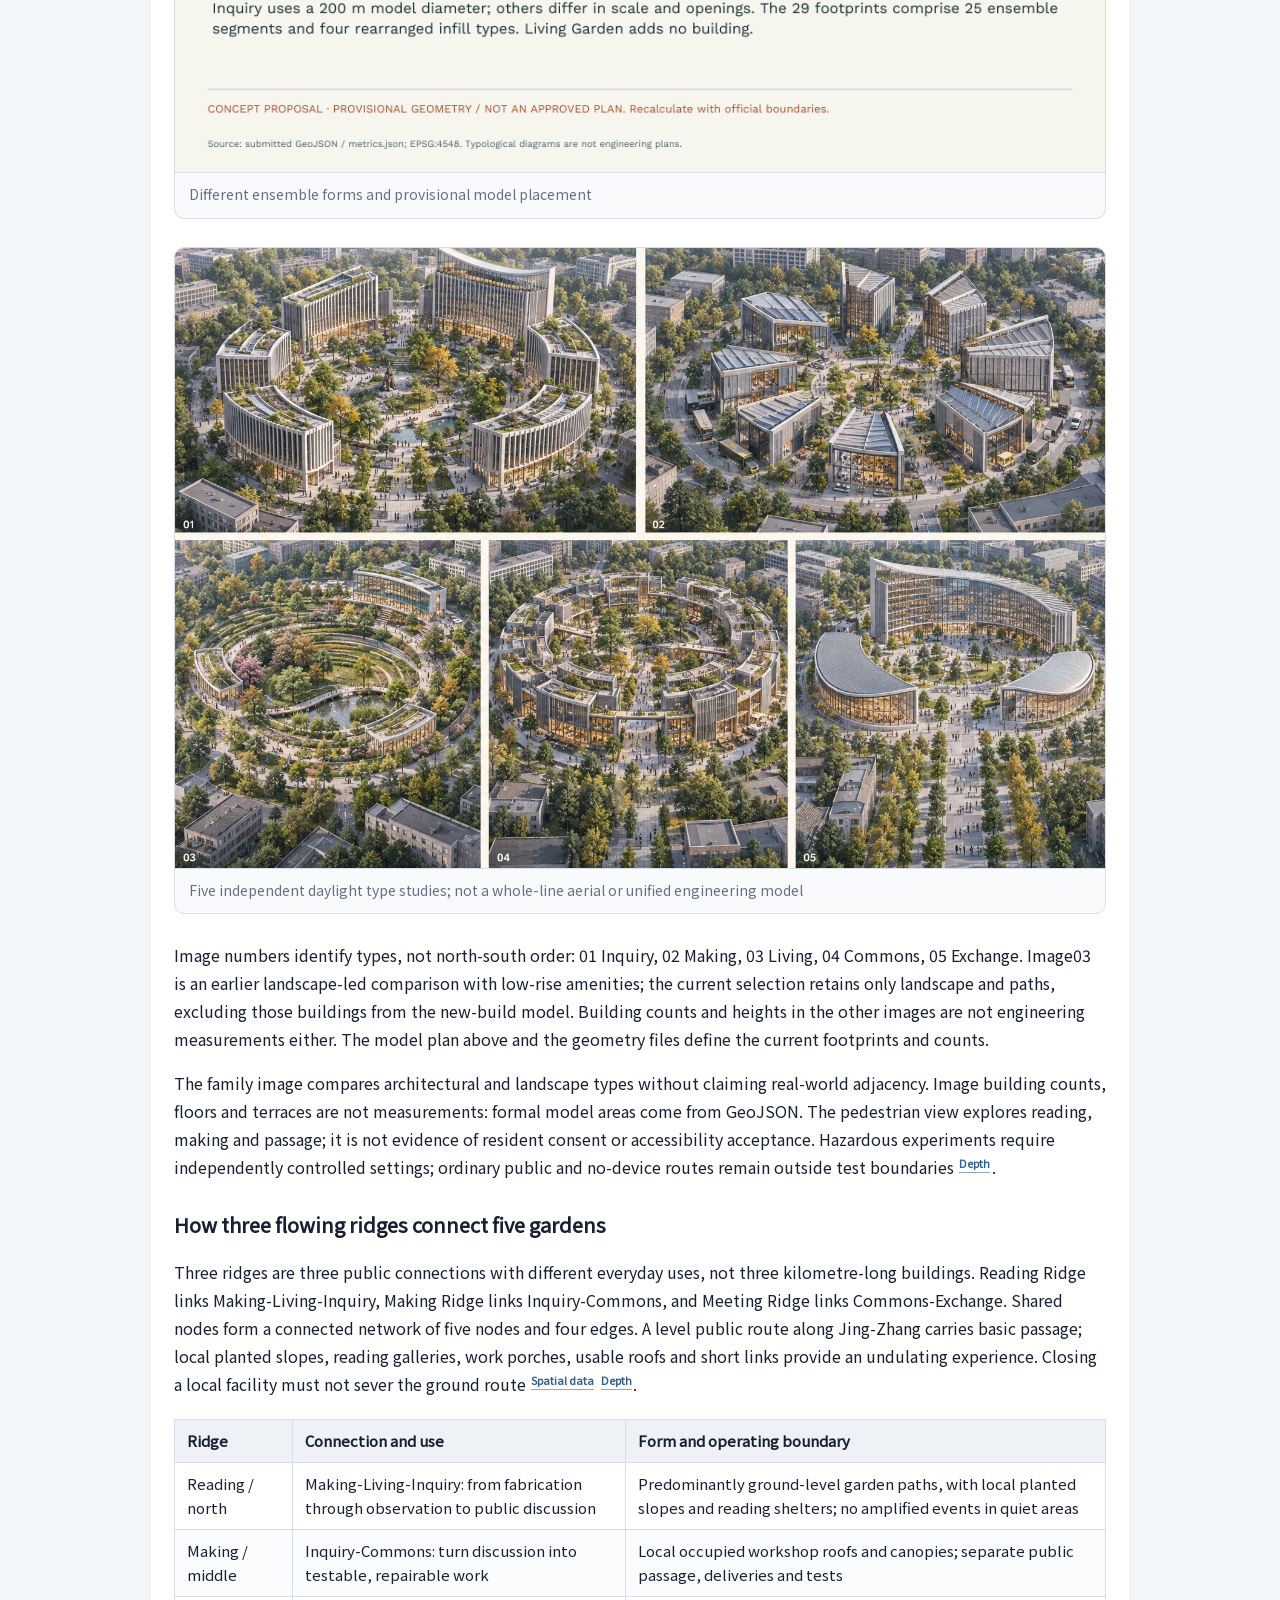
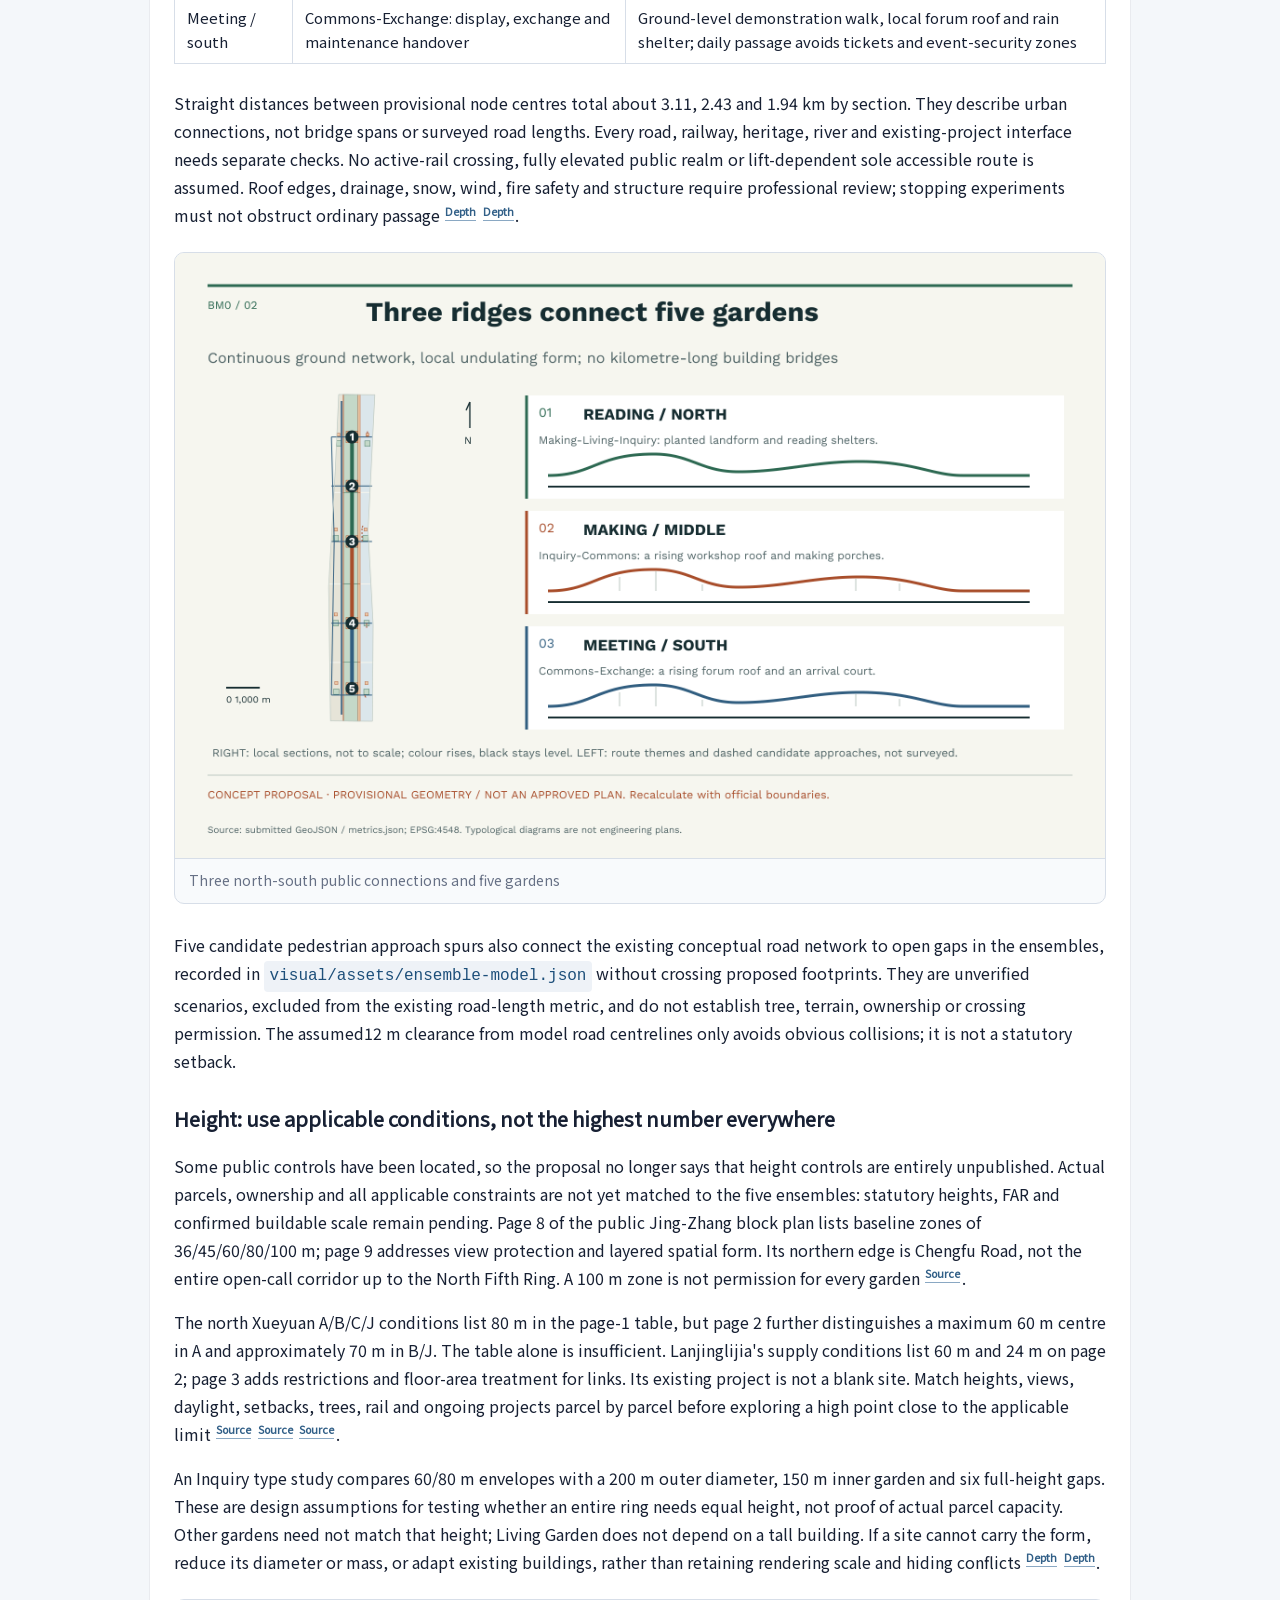
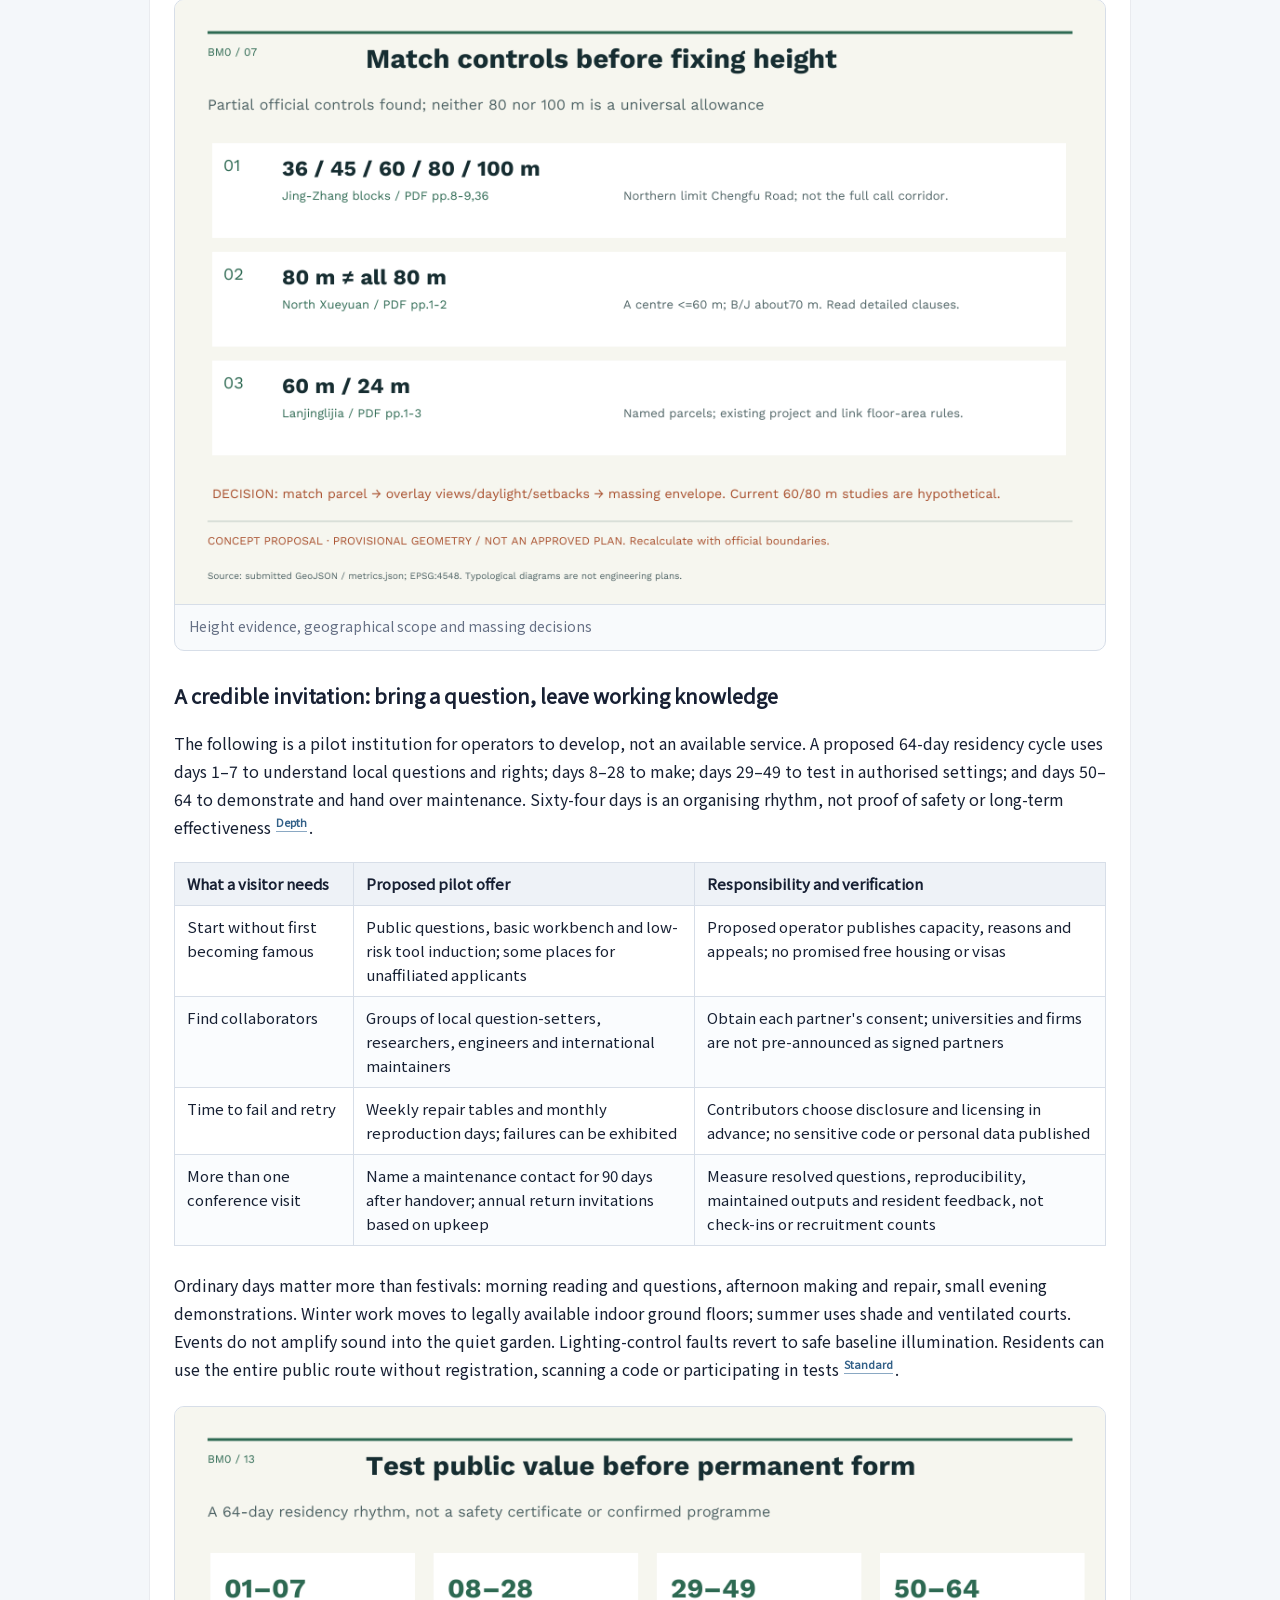
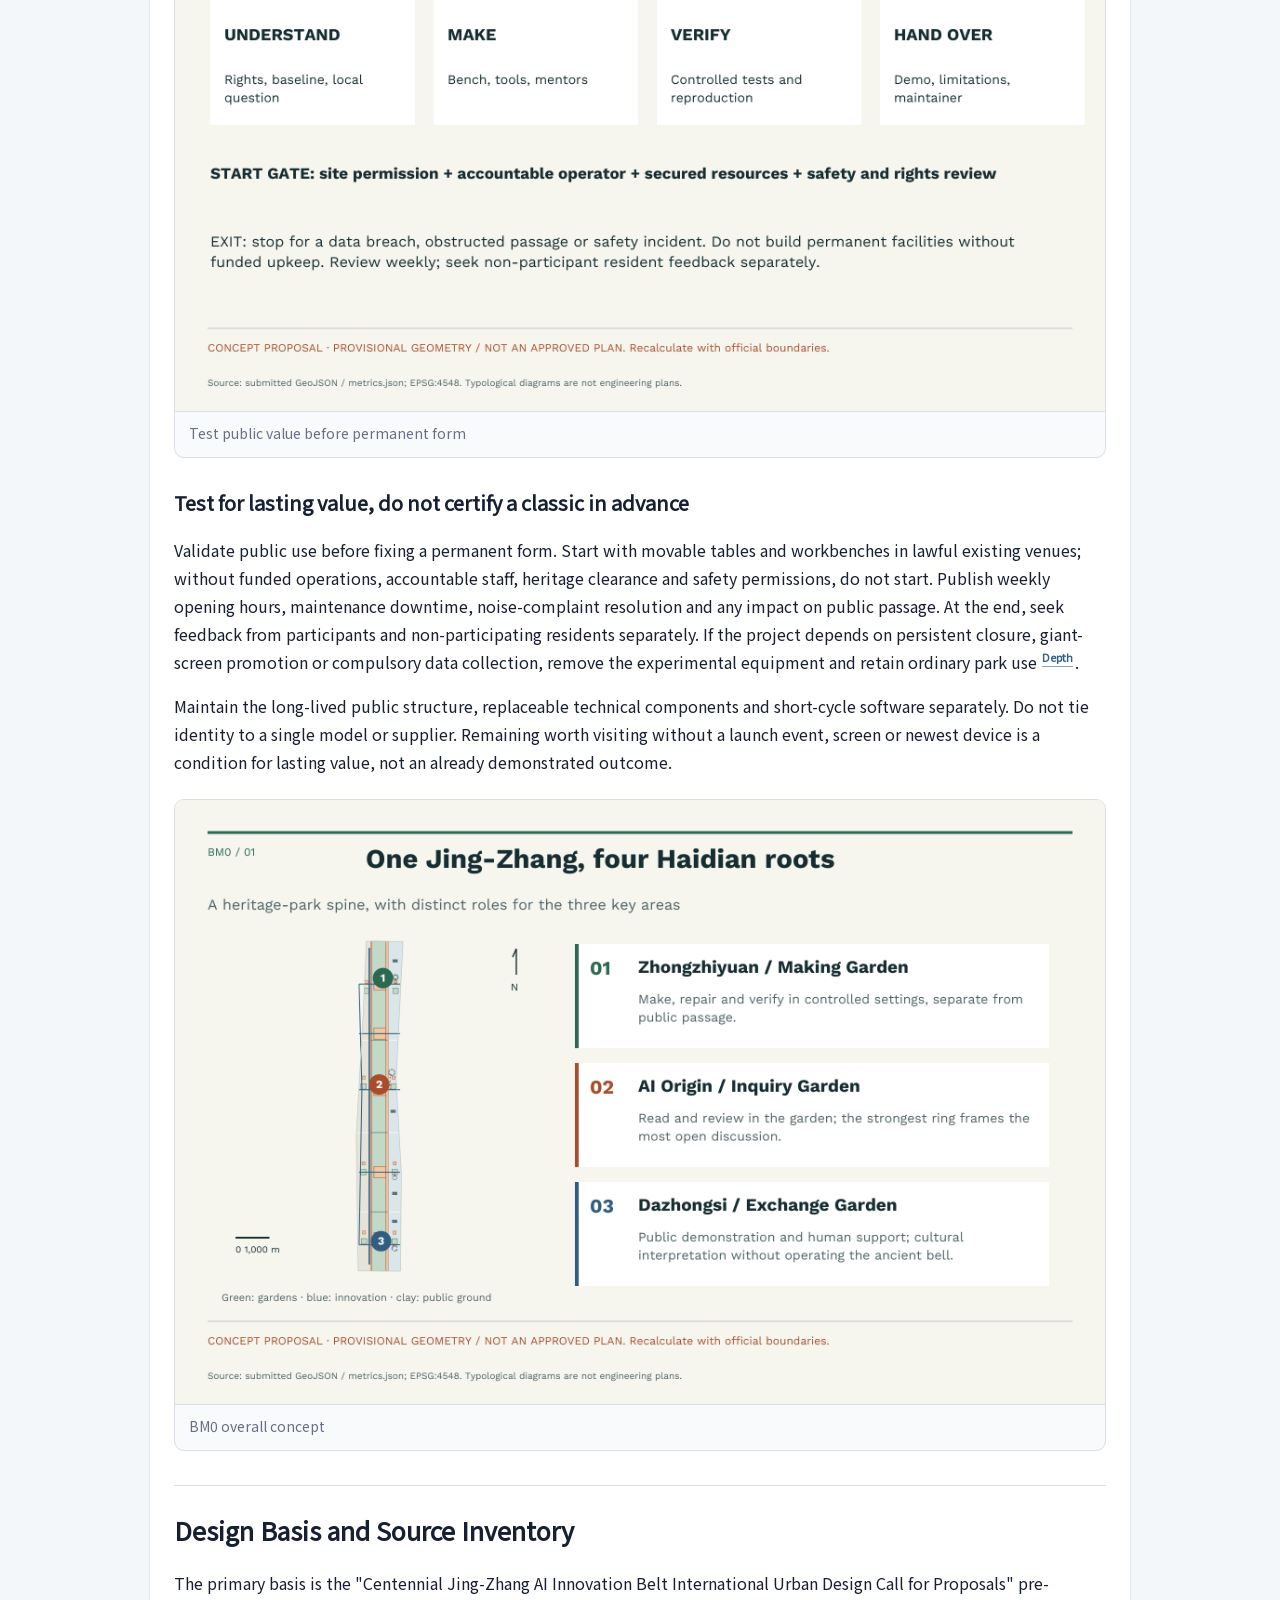
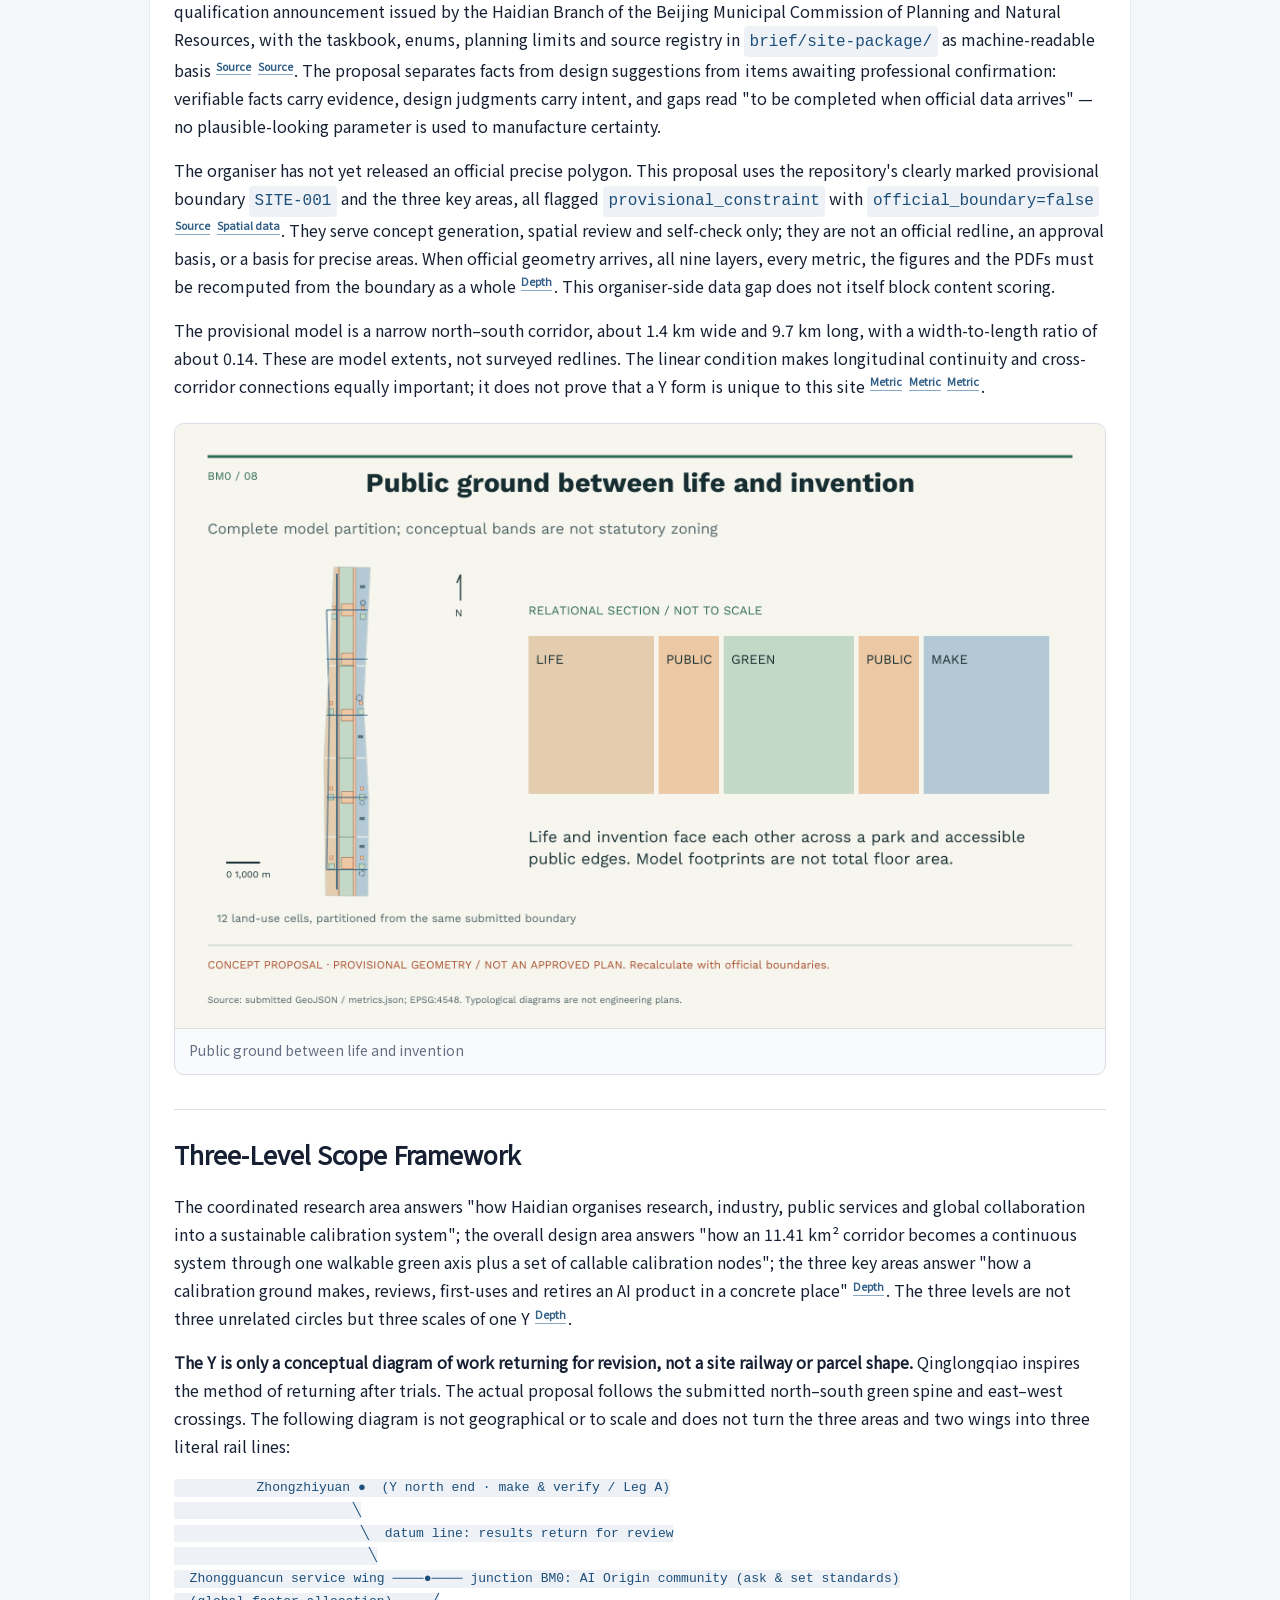
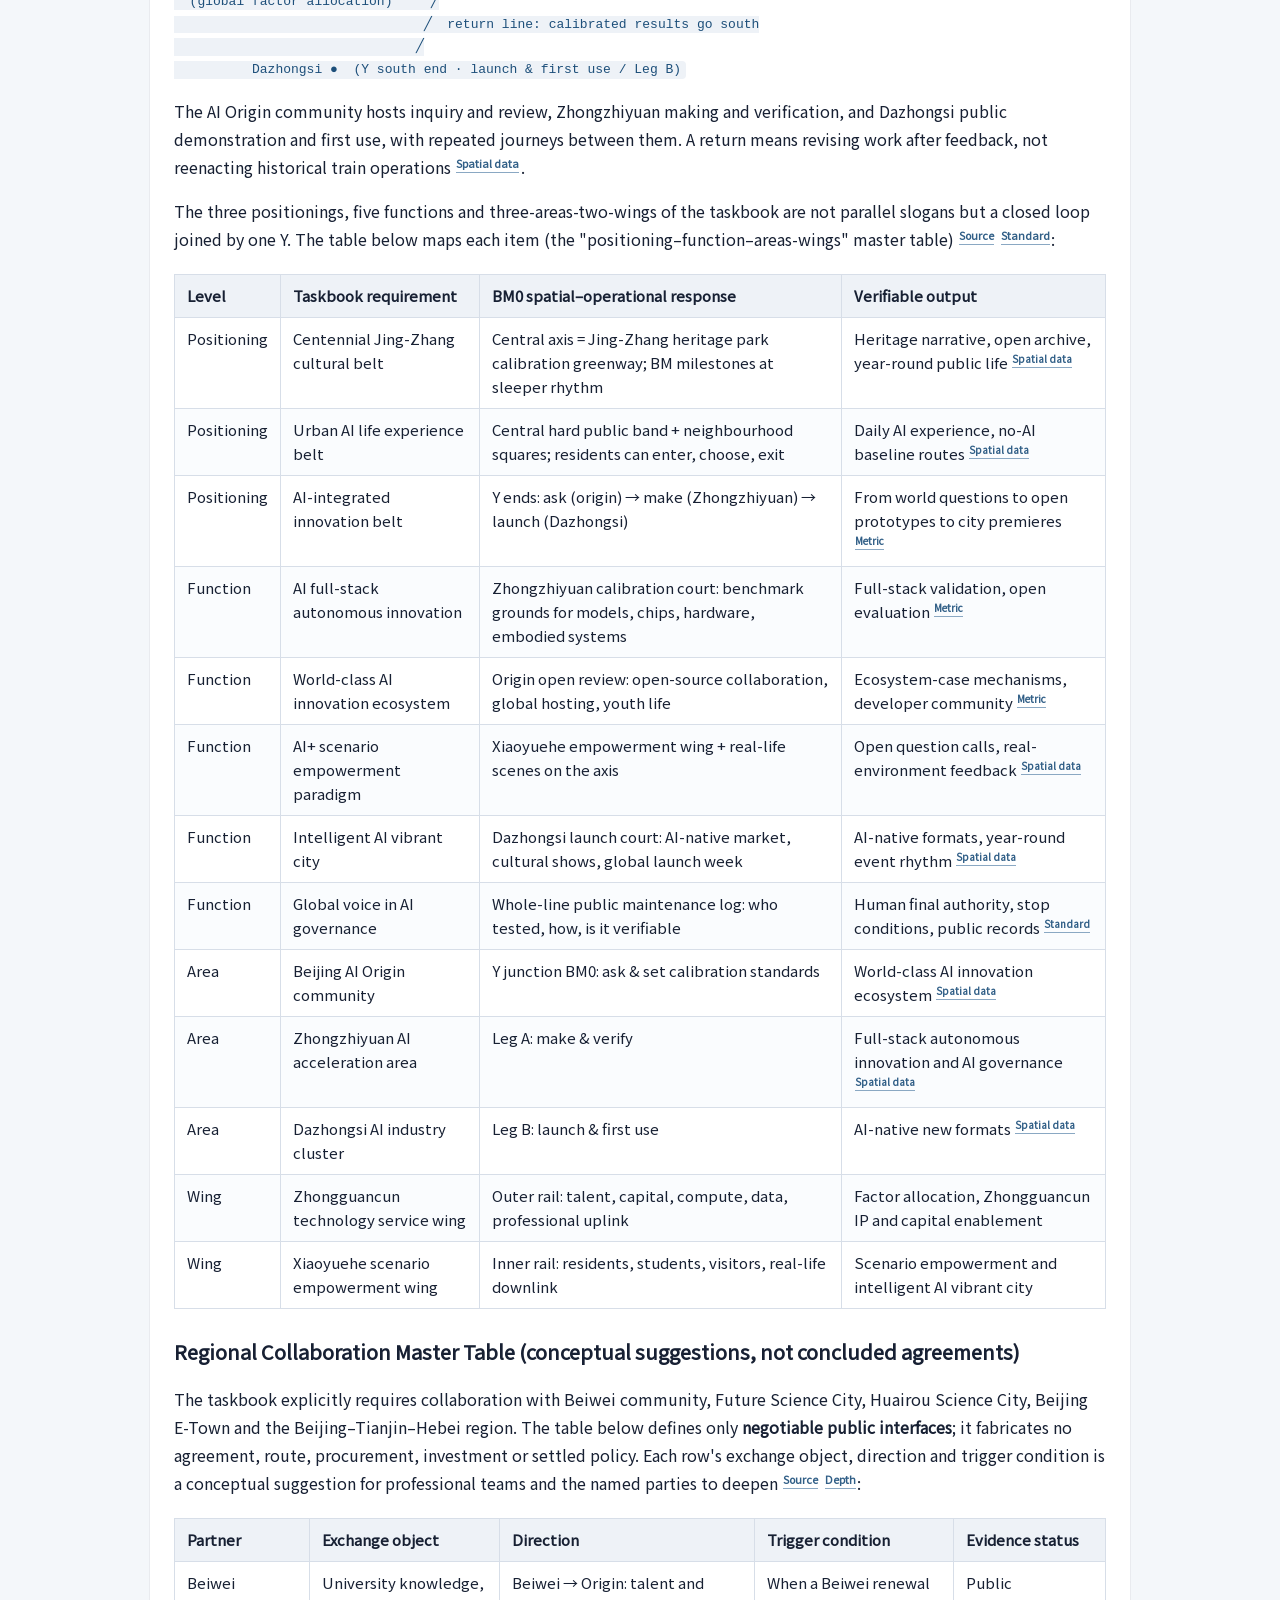
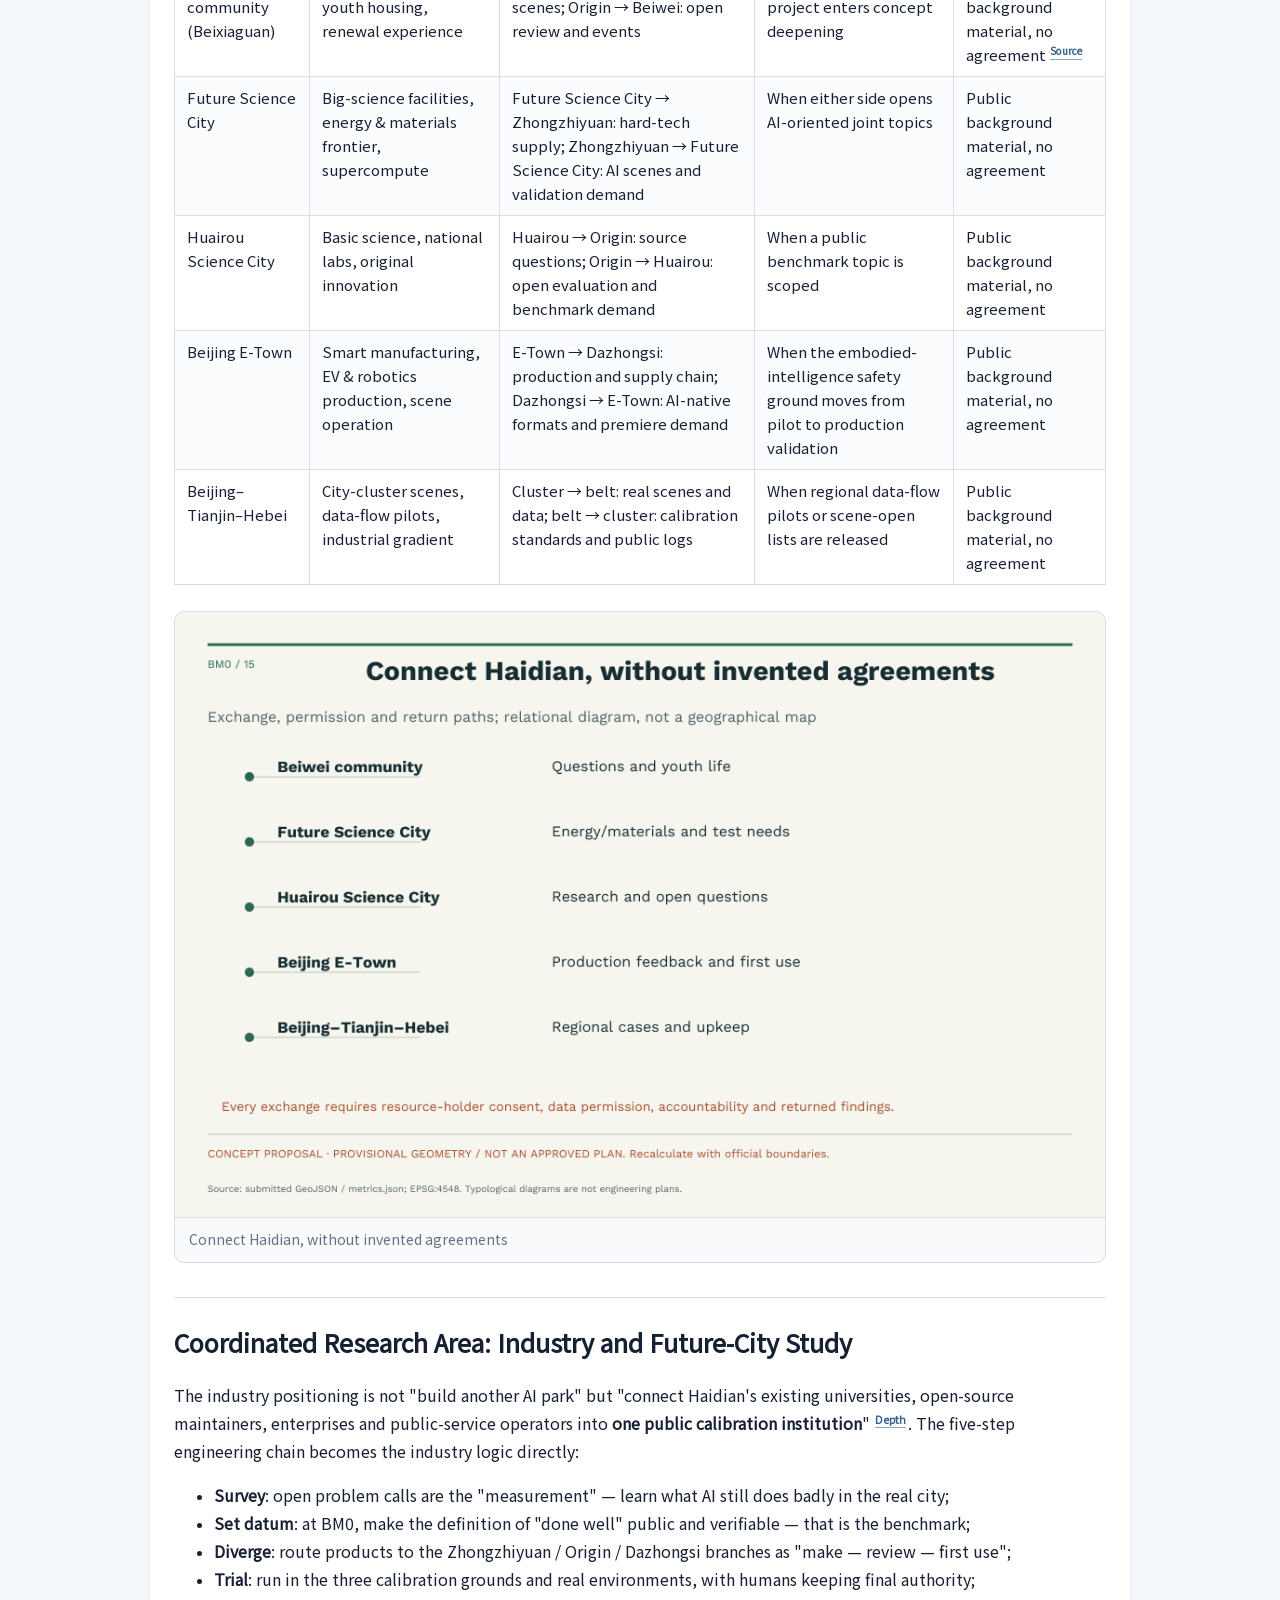
<file: submissions/carolalina00-debug/jingzhang-civic-constellation/report/proposal.en.html>
<!doctype html>
<html lang="en">
<head>
<meta charset="utf-8">
<meta name="viewport" content="width=device-width, initial-scale=1">
<title>Jing-Zhang Civic Constellation · BM0 | From Haidian Civilization to an Intelligent Commons - proposal report</title>
<style>
:root {
  --ink: #172033;
  --muted: #667085;
  --line: #d7dee8;
  --paper: #ffffff;
  --bg: #f4f7fa;
  --accent: #245b8f;
}
* { box-sizing: border-box; }
body {
  margin: 0;
  font-family: -apple-system, BlinkMacSystemFont, "PingFang SC", "Microsoft YaHei", "Noto Sans CJK SC", sans-serif;
  color: var(--ink);
  background: var(--bg);
  line-height: 1.75;
}
main {
  max-width: 980px;
  margin: 0 auto;
  padding: 42px 24px 72px;
  background: var(--paper);
  min-height: 100vh;
  box-shadow: 0 0 0 1px rgba(23, 32, 51, 0.05);
}
.hero {
  border-bottom: 3px solid var(--accent);
  padding-bottom: 24px;
  margin-bottom: 30px;
}
h1 { font-size: 34px; line-height: 1.22; margin: 0 0 10px; }
h2 { font-size: 25px; margin: 34px 0 12px; border-top: 1px solid var(--line); padding-top: 24px; }
h3 { font-size: 20px; margin: 26px 0 10px; }
p, li { font-size: 16px; }
blockquote {
  margin: 18px 0;
  padding: 12px 18px;
  border-left: 4px solid var(--line);
  color: var(--muted);
  background: #f8fafc;
}
code {
  background: #eef2f7;
  color: #1d4f7a;
  padding: 0.1em 0.35em;
  border-radius: 4px;
}
:not(pre) > code {
  display: inline-block;
  max-width: 100%;
  overflow-wrap: anywhere;
  word-break: break-word;
}
.summary { color: var(--muted); font-size: 17px; }
.translation-link a { color: var(--accent); font-weight: 700; }
.proposal-table { margin: 20px 0 26px; overflow-x: auto; }
.proposal-table table {
  border-collapse: collapse;
  width: 100%;
  min-width: 520px;
  font-size: 15px;
}
.proposal-table th, .proposal-table td {
  border: 1px solid var(--line);
  padding: 9px 12px;
  text-align: left;
  vertical-align: top;
  line-height: 1.6;
}
.proposal-table th { background: #eef2f7; color: var(--ink); font-weight: 700; }
.proposal-table tbody tr:nth-child(even) { background: #fafcfe; }
.proposal-table .align-center { text-align: center; }
.proposal-table .align-right { text-align: right; }
.proposal-figure {
  margin: 22px 0 28px;
  border: 1px solid var(--line);
  border-radius: 10px;
  overflow: hidden;
  background: #f8fafc;
}
.proposal-figure img {
  display: block;
  width: 100%;
  height: auto;
}
.proposal-figure figcaption {
  padding: 10px 14px;
  color: var(--muted);
  border-top: 1px solid var(--line);
  font-size: 14px;
}
.evidence {
  display: inline-flex;
  align-items: center;
  white-space: nowrap;
  margin: 0 0.12em;
  border-bottom: 1px solid #8aa8c3;
  color: #315f87;
  font-size: 0.68em;
  font-weight: 650;
  line-height: 1.35;
  vertical-align: super;
}
@media (max-width: 720px) {
  main { padding: 26px 16px 52px; }
  h1 { font-size: 26px; }
  h2 { font-size: 21px; }
}
</style>
<link rel="stylesheet" href="../visual/assets/fonts.css"><style>body{font-family:BM0CJK,system-ui,sans-serif!important}img{max-width:100%;height:auto}table{display:block;overflow:auto}td,th{min-width:100px}a{overflow-wrap:anywhere}@media(max-width:640px){body{padding:16px!important}}</style></head>
<body>
<main>
<section class="hero">
<h1>Jing-Zhang Civic Constellation · BM0 | From Haidian Civilization to an Intelligent Commons</h1>
<p class="summary">Along Jing-Zhang, five circular ensembles form a memorable public landmark family: garden sequences, Haidian academic inquiry and Zhongguancun making become five open courts with distinct uses. BM0 connects public review, fabrication and upkeep; innovators bring questions and leave work and shared knowledge. All spatial and operating arrangements are conceptual suggestions.</p>
<p class="translation-link"><a href="proposal.html">阅读中文版本</a></p>
</section>
<h1>Jing-Zhang Civic Constellation · BM0</h1>
<p><strong>From Haidian Civilization to an Intelligent Commons.</strong> The international identity is <strong>Jing-Zhang Civic Constellation / BENCHMARK ZERO</strong>, with the invitation <strong>Bring a question. Make it real.</strong> BM0 is an original design mark borrowing the meaning of a bench mark, not an existing surveying monument or a registered trademark. We want a place remembered for use: read in a garden, disagree around a table, turn to make an idea tangible, then bring it back for testing. Public calibration is a working method within urban life, not its entirety <sup class="evidence evidence-source" data-evidence-kind="source" data-evidence-value="AGENT-TASKBOOK" title="Source: AGENT-TASKBOOK">Source</sup>.</p>
<p>Jing-Zhang, gardens and the academy share a specific history. Tsinghua&#x27;s history museum records that Qinghuayuan station served the school&#x27;s material deliveries and passenger access; rail travel also supported visits to the western gardens. This inspires a corridor where knowledge, making and public life meet. The Qinglongqiao switchback is not a surviving alignment inside this Haidian site. The sequence &quot;survey—set datum—diverge—trial—maintain&quot; is a contemporary design method, not a claimed historical construction sequence <sup class="evidence evidence-source" data-evidence-kind="source" data-evidence-value="HD-TSINGHUA-STATION" title="Source: HD-TSINGHUA-STATION">Source</sup>.</p>
<figure class="proposal-figure"><img src="../assets/media/inquiry-ground.webp" alt="Inquiry Commons pedestrian view: reading, making and public passage. AI-generated, not existing or approved"><figcaption>Inquiry Commons pedestrian view: reading, making and public passage. AI-generated, not existing or approved</figcaption></figure>
<h2>Turning Haidian Civilization into Space</h2>
<h3>Four roots, one Jing-Zhang corridor</h3>
<p>The Three Hills and Five Gardens inform the local spatial character without turning the site into a replica imperial attraction. Walking sequences, framed views, density and open space become courts where work and strolling coexist. Actual views, trees and hydrology need surveys; views of the Western Hills are not assumed at every location. Yanyuan&#x27;s transformation from historic gardens into a modern campus is a documented local reference for learning in gardens. Peking University moved to Yanyuan in 1952: its May Fourth-era campus must not be relocated here in the narrative <sup class="evidence evidence-source" data-evidence-kind="source" data-evidence-value="HD-GARDEN-PLAN" title="Source: HD-GARDEN-PLAN">Source</sup> <sup class="evidence evidence-source" data-evidence-kind="source" data-evidence-value="HD-YANYUAN" title="Source: HD-YANYUAN">Source</sup>.</p>
<p>Zhongguancun matters beyond company density. Its electronics-street practice, encounters between research and markets, and tolerance for experimentation inspire visible ground-floor making, repair and review. The right-hand columns below are design interpretations, not historical facilities or agreed institutional partnerships <sup class="evidence evidence-source" data-evidence-kind="source" data-evidence-value="HD-ZGC-CULTURE" title="Source: HD-ZGC-CULTURE">Source</sup>.</p>
<div class="proposal-table"><table><thead><tr><th>Local basis</th><th>Spatial decision and placement</th><th>Everyday institution</th><th>What is lost if the local condition is removed?</th></tr></thead><tbody><tr><td>Three Hills and Five Gardens; Haidian garden network</td><td>Quiet garden west of the Origin; alternating courts along the green corridor; open space before imitation</td><td>Sit and read without buying anything; no screens or amplified sound in the quiet garden</td><td>The local lineage of gardens adjoining knowledge life; the landscape narrative must be remade</td></tr><tr><td>Gardens and modern academic campuses</td><td>Review table beside a reading court, facing the public cross-passage</td><td>Weekly open discussion with recorded disagreement and evidence; no degree requirement</td><td>The local academic network supplying questions and collaborators, not a course list transferable by renaming</td></tr><tr><td>Zhongguancun making and experimentation</td><td>Zhongzhiyuan making porch; small repair benches at the Origin linked to the service wing</td><td>Parts lending, open-source maintenance and repair; honour not ranked by fundraising</td><td>Local research, engineering and service relationships; supply and mentoring need rebuilding</td></tr><tr><td>Jing-Zhang and Qinghuayuan station&#x27;s school-transport history</td><td>North–south heritage-park spine joins the three key areas; east–west passages join neighbourhoods</td><td>Signs record questions, authors, methods and revision dates; additions avoid heritage</td><td>Railway–academy co-development and the taskbook&#x27;s named three-area relationship</td></tr><tr><td>Dazhongsi culture, a supporting layer</td><td>Southern launch court and optional indoor sound interpretation</td><td>Work and maintenance records first; no ancient-bell operation or amplified announcements</td><td>The southern narrative changes, but garden–academy–innovation remains primary</td></tr></tbody></table></div>
<p>These relationships must be established specifically in Haidian; they are not a claim that innovation is exclusive to this place. Public methods can be shared, but history, spatial adjacency and collaborators cannot be transplanted without investigation <sup class="evidence evidence-depth" data-evidence-kind="depth" data-evidence-value="overall_spatial_structure" title="Depth: overall_spatial_structure">Depth</sup>.</p>
<figure class="proposal-figure"><img src="../assets/figures/local-roots.en.png" alt="Haidian roots meet Jing-Zhang"><figcaption>Haidian roots meet Jing-Zhang</figcaption></figure>
<h3>Landmark family: five circular ensembles along Jing-Zhang</h3>
<p>Five Gardens means five recognisable circular spatial ensembles, not five identical buildings. Buildings, gardens, lanes and open courts share the outline: six independent crescent blocks rise around Inquiry Commons; separate workshop blades form Making Court; small independently usable blocks form Commons Streets; three crescents embrace Exchange Forum. Living Garden is primarily planting, landform and paths, with no new building in this model. Circular geometry is a contemporary invention, not a claim that the historical gardens were circular or an imitation of imperial architecture <sup class="evidence evidence-source" data-evidence-kind="source" data-evidence-value="HD-GARDEN-PLAN" title="Source: HD-GARDEN-PLAN">Source</sup>.</p>
<p>The whole-line plan retains a north-up, north-south corridor. The task names Zhongzhiyuan, Beijing AI Origin and Dazhongsi in that north-to-south order. Five Gardens responds through three principal landmarks and two intermediate gardens, not a compressed new campus. Segmented rising silhouettes and garden voids establish distant identity; entrances, workbenches, reading galleries and public crossings must make sense on foot, not only from a drone <sup class="evidence evidence-source" data-evidence-kind="source" data-evidence-value="OFFICIAL-ANNOUNCEMENT" title="Source: OFFICIAL-ANNOUNCEMENT">Source</sup> <sup class="evidence evidence-metric" data-evidence-kind="metric" data-evidence-value="benchmark_node_count" title="Metric: benchmark_node_count">Metric</sup>.</p>
<div class="proposal-table"><table><thead><tr><th>Ensemble</th><th>Concept public anchor</th><th>Spatial organisation in this model</th><th>Everyday Haidian connection</th></tr></thead><tbody><tr><td>Making Court</td><td>Zhongzhiyuan PUB-ZZY</td><td>Eight workshop segments around a work court; deliveries and hazardous work avoid the public porch</td><td>Zhongguancun research, engineering and repair: borrow parts, make prototypes, verify in controlled settings</td></tr><tr><td>Living Garden</td><td>PUB-N3</td><td>Landscape-led; no new building in this model; protect trees and habitats after surveys</td><td>Translate garden walking and open space into everyday observation without compulsory consumption</td></tr><tr><td>Inquiry Commons</td><td>AI Origin PUB-BM0</td><td>Six independent crescent blocks around a reading garden, with full-height passage gaps</td><td>Academic questions, discussion and solitude meet local knowledge networks and public review</td></tr><tr><td>Commons Streets</td><td>PUB-N2</td><td>Eight smaller work blocks form an open circular street, without gated-campus access</td><td>Open-source collaboration, neighbourhood repair and short residencies share divisible units</td></tr><tr><td>Exchange Forum</td><td>Dazhongsi PUB-DZS</td><td>Three crescents frame an arrival court; ground-floor display and human reception adjoin</td><td>Jing-Zhang structures arrival and exchange; Dazhongsi remains supporting culture, without operating the ancient bell</td></tr></tbody></table></div>
<p>The four building-led ensembles have segmented footprints within eastern non-green functional cells of the provisional model. Living remains a landscape node, while four earlier conceptual infill functions remain with rearranged footprints. This produces 29 footprint features, not 29 surveyed buildings or approved projects. Five ensembles, three principal landmarks and individual building segments are separate counts. The footprints make a reproducible conceptual siting scenario, not a selection of available actual parcels or permission for demolition, land use or construction <sup class="evidence evidence-data" data-evidence-kind="data" data-evidence-value="geometry/buildings.geojson" title="Spatial data: geometry/buildings.geojson">Spatial data</sup> <sup class="evidence evidence-metric" data-evidence-kind="metric" data-evidence-value="building_count" title="Metric: building_count">Metric</sup> <sup class="evidence evidence-metric" data-evidence-kind="metric" data-evidence-value="landmark_count" title="Metric: landmark_count">Metric</sup>.</p>
<figure class="proposal-figure"><img src="../assets/figures/garden-rings.en.png" alt="Different ensemble forms and provisional model placement"><figcaption>Different ensemble forms and provisional model placement</figcaption></figure>
<figure class="proposal-figure"><img src="../assets/media/ensemble-family.webp" alt="Five independent daylight type studies; not a whole-line aerial or unified engineering model"><figcaption>Five independent daylight type studies; not a whole-line aerial or unified engineering model</figcaption></figure>
<p>Image numbers identify types, not north-south order: 01 Inquiry, 02 Making, 03 Living, 04 Commons, 05 Exchange. Image03 is an earlier landscape-led comparison with low-rise amenities; the current selection retains only landscape and paths, excluding those buildings from the new-build model. Building counts and heights in the other images are not engineering measurements either. The model plan above and the geometry files define the current footprints and counts.</p>
<p>The family image compares architectural and landscape types without claiming real-world adjacency. Image building counts, floors and terraces are not measurements: formal model areas come from GeoJSON. The pedestrian view explores reading, making and passage; it is not evidence of resident consent or accessibility acceptance. Hazardous experiments require independently controlled settings; ordinary public and no-device routes remain outside test boundaries <sup class="evidence evidence-depth" data-evidence-kind="depth" data-evidence-value="three_key_area_detailed_design" title="Depth: three_key_area_detailed_design">Depth</sup>.</p>
<h3>How three flowing ridges connect five gardens</h3>
<p>Three ridges are three public connections with different everyday uses, not three kilometre-long buildings. Reading Ridge links Making-Living-Inquiry, Making Ridge links Inquiry-Commons, and Meeting Ridge links Commons-Exchange. Shared nodes form a connected network of five nodes and four edges. A level public route along Jing-Zhang carries basic passage; local planted slopes, reading galleries, work porches, usable roofs and short links provide an undulating experience. Closing a local facility must not sever the ground route <sup class="evidence evidence-data" data-evidence-kind="data" data-evidence-value="geometry/roads.geojson#ROAD-TRUNK" title="Spatial data: geometry/roads.geojson#ROAD-TRUNK">Spatial data</sup> <sup class="evidence evidence-depth" data-evidence-kind="depth" data-evidence-value="blue_green_public_space" title="Depth: blue_green_public_space">Depth</sup>.</p>
<div class="proposal-table"><table><thead><tr><th>Ridge</th><th>Connection and use</th><th>Form and operating boundary</th></tr></thead><tbody><tr><td>Reading / north</td><td>Making-Living-Inquiry: from fabrication through observation to public discussion</td><td>Predominantly ground-level garden paths, with local planted slopes and reading shelters; no amplified events in quiet areas</td></tr><tr><td>Making / middle</td><td>Inquiry-Commons: turn discussion into testable, repairable work</td><td>Local occupied workshop roofs and canopies; separate public passage, deliveries and tests</td></tr><tr><td>Meeting / south</td><td>Commons-Exchange: display, exchange and maintenance handover</td><td>Ground-level demonstration walk, local forum roof and rain shelter; daily passage avoids tickets and event-security zones</td></tr></tbody></table></div>
<p>Straight distances between provisional node centres total about 3.11, 2.43 and 1.94 km by section. They describe urban connections, not bridge spans or surveyed road lengths. Every road, railway, heritage, river and existing-project interface needs separate checks. No active-rail crossing, fully elevated public realm or lift-dependent sole accessible route is assumed. Roof edges, drainage, snow, wind, fire safety and structure require professional review; stopping experiments must not obstruct ordinary passage <sup class="evidence evidence-depth" data-evidence-kind="depth" data-evidence-value="traffic_rail_slow_parking" title="Depth: traffic_rail_slow_parking">Depth</sup> <sup class="evidence evidence-depth" data-evidence-kind="depth" data-evidence-value="risk_missing_data" title="Depth: risk_missing_data">Depth</sup>.</p>
<figure class="proposal-figure"><img src="../assets/figures/three-ridges.en.png" alt="Three north-south public connections and five gardens"><figcaption>Three north-south public connections and five gardens</figcaption></figure>
<p>Five candidate pedestrian approach spurs also connect the existing conceptual road network to open gaps in the ensembles, recorded in <code>visual/assets/ensemble-model.json</code> without crossing proposed footprints. They are unverified scenarios, excluded from the existing road-length metric, and do not establish tree, terrain, ownership or crossing permission. The assumed12 m clearance from model road centrelines only avoids obvious collisions; it is not a statutory setback.</p>
<h3>Height: use applicable conditions, not the highest number everywhere</h3>
<p>Some public controls have been located, so the proposal no longer says that height controls are entirely unpublished. Actual parcels, ownership and all applicable constraints are not yet matched to the five ensembles: statutory heights, FAR and confirmed buildable scale remain pending. Page 8 of the public Jing-Zhang block plan lists baseline zones of 36/45/60/80/100 m; page 9 addresses view protection and layered spatial form. Its northern edge is Chengfu Road, not the entire open-call corridor up to the North Fifth Ring. A 100 m zone is not permission for every garden <sup class="evidence evidence-source" data-evidence-kind="source" data-evidence-value="HD-HEIGHT-BLOCK-2026" title="Source: HD-HEIGHT-BLOCK-2026">Source</sup>.</p>
<p>The north Xueyuan A/B/C/J conditions list 80 m in the page-1 table, but page 2 further distinguishes a maximum 60 m centre in A and approximately 70 m in B/J. The table alone is insufficient. Lanjinglijia&#x27;s supply conditions list 60 m and 24 m on page 2; page 3 adds restrictions and floor-area treatment for links. Its existing project is not a blank site. Match heights, views, daylight, setbacks, trees, rail and ongoing projects parcel by parcel before exploring a high point close to the applicable limit <sup class="evidence evidence-source" data-evidence-kind="source" data-evidence-value="HD-HEIGHT-XUEYUAN-2018" title="Source: HD-HEIGHT-XUEYUAN-2018">Source</sup> <sup class="evidence evidence-source" data-evidence-kind="source" data-evidence-value="HD-HEIGHT-LANJING-2025" title="Source: HD-HEIGHT-LANJING-2025">Source</sup> <sup class="evidence evidence-source" data-evidence-kind="source" data-evidence-value="HD-LANJING-PROGRESS-2026" title="Source: HD-LANJING-PROGRESS-2026">Source</sup>.</p>
<p>An Inquiry type study compares 60/80 m envelopes with a 200 m outer diameter, 150 m inner garden and six full-height gaps. These are design assumptions for testing whether an entire ring needs equal height, not proof of actual parcel capacity. Other gardens need not match that height; Living Garden does not depend on a tall building. If a site cannot carry the form, reduce its diameter or mass, or adapt existing buildings, rather than retaining rendering scale and hiding conflicts <sup class="evidence evidence-depth" data-evidence-kind="depth" data-evidence-value="height_massing_character" title="Depth: height_massing_character">Depth</sup> <sup class="evidence evidence-depth" data-evidence-kind="depth" data-evidence-value="development_intensity_controls" title="Depth: development_intensity_controls">Depth</sup>.</p>
<figure class="proposal-figure"><img src="../assets/figures/height-controls.en.png" alt="Height evidence, geographical scope and massing decisions"><figcaption>Height evidence, geographical scope and massing decisions</figcaption></figure>
<h3>A credible invitation: bring a question, leave working knowledge</h3>
<p>The following is a pilot institution for operators to develop, not an available service. A proposed 64-day residency cycle uses days 1–7 to understand local questions and rights; days 8–28 to make; days 29–49 to test in authorised settings; and days 50–64 to demonstrate and hand over maintenance. Sixty-four days is an organising rhythm, not proof of safety or long-term effectiveness <sup class="evidence evidence-depth" data-evidence-kind="depth" data-evidence-value="phasing_implementation" title="Depth: phasing_implementation">Depth</sup>.</p>
<div class="proposal-table"><table><thead><tr><th>What a visitor needs</th><th>Proposed pilot offer</th><th>Responsibility and verification</th></tr></thead><tbody><tr><td>Start without first becoming famous</td><td>Public questions, basic workbench and low-risk tool induction; some places for unaffiliated applicants</td><td>Proposed operator publishes capacity, reasons and appeals; no promised free housing or visas</td></tr><tr><td>Find collaborators</td><td>Groups of local question-setters, researchers, engineers and international maintainers</td><td>Obtain each partner&#x27;s consent; universities and firms are not pre-announced as signed partners</td></tr><tr><td>Time to fail and retry</td><td>Weekly repair tables and monthly reproduction days; failures can be exhibited</td><td>Contributors choose disclosure and licensing in advance; no sensitive code or personal data published</td></tr><tr><td>More than one conference visit</td><td>Name a maintenance contact for 90 days after handover; annual return invitations based on upkeep</td><td>Measure resolved questions, reproducibility, maintained outputs and resident feedback, not check-ins or recruitment counts</td></tr></tbody></table></div>
<p>Ordinary days matter more than festivals: morning reading and questions, afternoon making and repair, small evening demonstrations. Winter work moves to legally available indoor ground floors; summer uses shade and ventilated courts. Events do not amplify sound into the quiet garden. Lighting-control faults revert to safe baseline illumination. Residents can use the entire public route without registration, scanning a code or participating in tests <sup class="evidence evidence-standard" data-evidence-kind="standard" data-evidence-value="PROJECT-AGENT-OPEN-CALL-TASKBOOK" title="Standard: PROJECT-AGENT-OPEN-CALL-TASKBOOK">Standard</sup>.</p>
<figure class="proposal-figure"><img src="../assets/figures/delivery.en.png" alt="Test public value before permanent form"><figcaption>Test public value before permanent form</figcaption></figure>
<h3>Test for lasting value, do not certify a classic in advance</h3>
<p>Validate public use before fixing a permanent form. Start with movable tables and workbenches in lawful existing venues; without funded operations, accountable staff, heritage clearance and safety permissions, do not start. Publish weekly opening hours, maintenance downtime, noise-complaint resolution and any impact on public passage. At the end, seek feedback from participants and non-participating residents separately. If the project depends on persistent closure, giant-screen promotion or compulsory data collection, remove the experimental equipment and retain ordinary park use <sup class="evidence evidence-depth" data-evidence-kind="depth" data-evidence-value="renewal_project_list" title="Depth: renewal_project_list">Depth</sup>.</p>
<p>Maintain the long-lived public structure, replaceable technical components and short-cycle software separately. Do not tie identity to a single model or supplier. Remaining worth visiting without a launch event, screen or newest device is a condition for lasting value, not an already demonstrated outcome.</p>
<figure class="proposal-figure"><img src="../assets/figures/site-overview.en.png" alt="BM0 overall concept"><figcaption>BM0 overall concept</figcaption></figure>
<h2>Design Basis and Source Inventory</h2>
<p>The primary basis is the &quot;Centennial Jing-Zhang AI Innovation Belt International Urban Design Call for Proposals&quot; pre-qualification announcement issued by the Haidian Branch of the Beijing Municipal Commission of Planning and Natural Resources, with the taskbook, enums, planning limits and source registry in <code>brief/site-package/</code> as machine-readable basis <sup class="evidence evidence-source" data-evidence-kind="source" data-evidence-value="OFFICIAL-ANNOUNCEMENT" title="Source: OFFICIAL-ANNOUNCEMENT">Source</sup> <sup class="evidence evidence-source" data-evidence-kind="source" data-evidence-value="AGENT-TASKBOOK" title="Source: AGENT-TASKBOOK">Source</sup>. The proposal separates facts from design suggestions from items awaiting professional confirmation: verifiable facts carry evidence, design judgments carry intent, and gaps read &quot;to be completed when official data arrives&quot; — no plausible-looking parameter is used to manufacture certainty.</p>
<p>The organiser has not yet released an official precise polygon. This proposal uses the repository&#x27;s clearly marked provisional boundary <code>SITE-001</code> and the three key areas, all flagged <code>provisional_constraint</code> with <code>official_boundary=false</code> <sup class="evidence evidence-source" data-evidence-kind="source" data-evidence-value="BOUNDARY-SOURCE" title="Source: BOUNDARY-SOURCE">Source</sup> <sup class="evidence evidence-data" data-evidence-kind="data" data-evidence-value="geometry/site_boundary.geojson#SITE-001" title="Spatial data: geometry/site_boundary.geojson#SITE-001">Spatial data</sup>. They serve concept generation, spatial review and self-check only; they are not an official redline, an approval basis, or a basis for precise areas. When official geometry arrives, all nine layers, every metric, the figures and the PDFs must be recomputed from the boundary as a whole <sup class="evidence evidence-depth" data-evidence-kind="depth" data-evidence-value="risk_missing_data" title="Depth: risk_missing_data">Depth</sup>. This organiser-side data gap does not itself block content scoring.</p>
<p>The provisional model is a narrow north–south corridor, about 1.4 km wide and 9.7 km long, with a width-to-length ratio of about 0.14. These are model extents, not surveyed redlines. The linear condition makes longitudinal continuity and cross-corridor connections equally important; it does not prove that a Y form is unique to this site <sup class="evidence evidence-metric" data-evidence-kind="metric" data-evidence-value="corridor_width_m" title="Metric: corridor_width_m">Metric</sup> <sup class="evidence evidence-metric" data-evidence-kind="metric" data-evidence-value="corridor_length_m" title="Metric: corridor_length_m">Metric</sup> <sup class="evidence evidence-metric" data-evidence-kind="metric" data-evidence-value="corridor_linearity_ratio" title="Metric: corridor_linearity_ratio">Metric</sup>.</p>
<figure class="proposal-figure"><img src="../assets/figures/land-use-structure.en.png" alt="Public ground between life and invention"><figcaption>Public ground between life and invention</figcaption></figure>
<h2>Three-Level Scope Framework</h2>
<p>The coordinated research area answers &quot;how Haidian organises research, industry, public services and global collaboration into a sustainable calibration system&quot;; the overall design area answers &quot;how an 11.41 km² corridor becomes a continuous system through one walkable green axis plus a set of callable calibration nodes&quot;; the three key areas answer &quot;how a calibration ground makes, reviews, first-uses and retires an AI product in a concrete place&quot; <sup class="evidence evidence-depth" data-evidence-kind="depth" data-evidence-value="three_level_scope_framework" title="Depth: three_level_scope_framework">Depth</sup>. The three levels are not three unrelated circles but three scales of one Y <sup class="evidence evidence-depth" data-evidence-kind="depth" data-evidence-value="overall_spatial_structure" title="Depth: overall_spatial_structure">Depth</sup>.</p>
<p><strong>The Y is only a conceptual diagram of work returning for revision, not a site railway or parcel shape.</strong> Qinglongqiao inspires the method of returning after trials. The actual proposal follows the submitted north–south green spine and east–west crossings. The following diagram is not geographical or to scale and does not turn the three areas and two wings into three literal rail lines:</p>
<pre><code>          Zhongzhiyuan ●  (Y north end · make &amp; verify / Leg A)
                       ╲
                        ╲  datum line: results return for review
                         ╲
  Zhongguancun service wing ────●──── junction BM0: AI Origin community (ask &amp; set standards)
  (global factor allocation)     ╱
                                ╱  return line: calibrated results go south
                               ╱
          Dazhongsi ●  (Y south end · launch &amp; first use / Leg B)</code></pre>
<p>The AI Origin community hosts inquiry and review, Zhongzhiyuan making and verification, and Dazhongsi public demonstration and first use, with repeated journeys between them. A return means revising work after feedback, not reenacting historical train operations <sup class="evidence evidence-data" data-evidence-kind="data" data-evidence-value="geometry/key_areas.geojson#PROV-KEY-002" title="Spatial data: geometry/key_areas.geojson#PROV-KEY-002">Spatial data</sup>.</p>
<p>The three positionings, five functions and three-areas-two-wings of the taskbook are not parallel slogans but a closed loop joined by one Y. The table below maps each item (the &quot;positioning–function–areas-wings&quot; master table) <sup class="evidence evidence-source" data-evidence-kind="source" data-evidence-value="AGENT-TASKBOOK" title="Source: AGENT-TASKBOOK">Source</sup> <sup class="evidence evidence-standard" data-evidence-kind="standard" data-evidence-value="PROJECT-AGENT-OPEN-CALL-TASKBOOK" title="Standard: PROJECT-AGENT-OPEN-CALL-TASKBOOK">Standard</sup>:</p>
<div class="proposal-table"><table><thead><tr><th>Level</th><th>Taskbook requirement</th><th>BM0 spatial–operational response</th><th>Verifiable output</th></tr></thead><tbody><tr><td>Positioning</td><td>Centennial Jing-Zhang cultural belt</td><td>Central axis = Jing-Zhang heritage park calibration greenway; BM milestones at sleeper rhythm</td><td>Heritage narrative, open archive, year-round public life <sup class="evidence evidence-data" data-evidence-kind="data" data-evidence-value="geometry/green_space.geojson#GREEN-C-S3" title="Spatial data: geometry/green_space.geojson#GREEN-C-S3">Spatial data</sup></td></tr><tr><td>Positioning</td><td>Urban AI life experience belt</td><td>Central hard public band + neighbourhood squares; residents can enter, choose, exit</td><td>Daily AI experience, no-AI baseline routes <sup class="evidence evidence-data" data-evidence-kind="data" data-evidence-value="geometry/public_space.geojson#PUB-EDGE-S2W" title="Spatial data: geometry/public_space.geojson#PUB-EDGE-S2W">Spatial data</sup></td></tr><tr><td>Positioning</td><td>AI-integrated innovation belt</td><td>Y ends: ask (origin) → make (Zhongzhiyuan) → launch (Dazhongsi)</td><td>From world questions to open prototypes to city premieres <sup class="evidence evidence-metric" data-evidence-kind="metric" data-evidence-value="benchmark_node_count" title="Metric: benchmark_node_count">Metric</sup></td></tr><tr><td>Function</td><td>AI full-stack autonomous innovation</td><td>Zhongzhiyuan calibration court: benchmark grounds for models, chips, hardware, embodied systems</td><td>Full-stack validation, open evaluation <sup class="evidence evidence-metric" data-evidence-kind="metric" data-evidence-value="industry_validation_scenario_count" title="Metric: industry_validation_scenario_count">Metric</sup></td></tr><tr><td>Function</td><td>World-class AI innovation ecosystem</td><td>Origin open review: open-source collaboration, global hosting, youth life</td><td>Ecosystem-case mechanisms, developer community <sup class="evidence evidence-metric" data-evidence-kind="metric" data-evidence-value="ecosystem_case_count" title="Metric: ecosystem_case_count">Metric</sup></td></tr><tr><td>Function</td><td>AI+ scenario empowerment paradigm</td><td>Xiaoyuehe empowerment wing + real-life scenes on the axis</td><td>Open question calls, real-environment feedback <sup class="evidence evidence-data" data-evidence-kind="data" data-evidence-value="geometry/roads.geojson#ROAD-LOOP" title="Spatial data: geometry/roads.geojson#ROAD-LOOP">Spatial data</sup></td></tr><tr><td>Function</td><td>Intelligent AI vibrant city</td><td>Dazhongsi launch court: AI-native market, cultural shows, global launch week</td><td>AI-native formats, year-round event rhythm <sup class="evidence evidence-data" data-evidence-kind="data" data-evidence-value="geometry/buildings.geojson#BLDG-DZS-A" title="Spatial data: geometry/buildings.geojson#BLDG-DZS-A">Spatial data</sup></td></tr><tr><td>Function</td><td>Global voice in AI governance</td><td>Whole-line public maintenance log: who tested, how, is it verifiable</td><td>Human final authority, stop conditions, public records <sup class="evidence evidence-standard" data-evidence-kind="standard" data-evidence-value="GENERATIVE-AI-INTERIM-MEASURES" title="Standard: GENERATIVE-AI-INTERIM-MEASURES">Standard</sup></td></tr><tr><td>Area</td><td>Beijing AI Origin community</td><td>Y junction BM0: ask &amp; set calibration standards</td><td>World-class AI innovation ecosystem <sup class="evidence evidence-data" data-evidence-kind="data" data-evidence-value="geometry/key_areas.geojson#PROV-KEY-002" title="Spatial data: geometry/key_areas.geojson#PROV-KEY-002">Spatial data</sup></td></tr><tr><td>Area</td><td>Zhongzhiyuan AI acceleration area</td><td>Leg A: make &amp; verify</td><td>Full-stack autonomous innovation and AI governance <sup class="evidence evidence-data" data-evidence-kind="data" data-evidence-value="geometry/key_areas.geojson#PROV-KEY-001" title="Spatial data: geometry/key_areas.geojson#PROV-KEY-001">Spatial data</sup></td></tr><tr><td>Area</td><td>Dazhongsi AI industry cluster</td><td>Leg B: launch &amp; first use</td><td>AI-native new formats <sup class="evidence evidence-data" data-evidence-kind="data" data-evidence-value="geometry/key_areas.geojson#PROV-KEY-003" title="Spatial data: geometry/key_areas.geojson#PROV-KEY-003">Spatial data</sup></td></tr><tr><td>Wing</td><td>Zhongguancun technology service wing</td><td>Outer rail: talent, capital, compute, data, professional uplink</td><td>Factor allocation, Zhongguancun IP and capital enablement</td></tr><tr><td>Wing</td><td>Xiaoyuehe scenario empowerment wing</td><td>Inner rail: residents, students, visitors, real-life downlink</td><td>Scenario empowerment and intelligent AI vibrant city</td></tr></tbody></table></div>
<h3>Regional Collaboration Master Table (conceptual suggestions, not concluded agreements)</h3>
<p>The taskbook explicitly requires collaboration with Beiwei community, Future Science City, Huairou Science City, Beijing E-Town and the Beijing–Tianjin–Hebei region. The table below defines only <strong>negotiable public interfaces</strong>; it fabricates no agreement, route, procurement, investment or settled policy. Each row&#x27;s exchange object, direction and trigger condition is a conceptual suggestion for professional teams and the named parties to deepen <sup class="evidence evidence-source" data-evidence-kind="source" data-evidence-value="AGENT-TASKBOOK" title="Source: AGENT-TASKBOOK">Source</sup> <sup class="evidence evidence-depth" data-evidence-kind="depth" data-evidence-value="three_level_scope_framework" title="Depth: three_level_scope_framework">Depth</sup>:</p>
<div class="proposal-table"><table><thead><tr><th>Partner</th><th>Exchange object</th><th>Direction</th><th>Trigger condition</th><th>Evidence status</th></tr></thead><tbody><tr><td>Beiwei community (Beixiaguan)</td><td>University knowledge, youth housing, renewal experience</td><td>Beiwei → Origin: talent and scenes; Origin → Beiwei: open review and events</td><td>When a Beiwei renewal project enters concept deepening</td><td>Public background material, no agreement <sup class="evidence evidence-source" data-evidence-kind="source" data-evidence-value="SOURCE-REGISTRY" title="Source: SOURCE-REGISTRY">Source</sup></td></tr><tr><td>Future Science City</td><td>Big-science facilities, energy &amp; materials frontier, supercompute</td><td>Future Science City → Zhongzhiyuan: hard-tech supply; Zhongzhiyuan → Future Science City: AI scenes and validation demand</td><td>When either side opens AI-oriented joint topics</td><td>Public background material, no agreement</td></tr><tr><td>Huairou Science City</td><td>Basic science, national labs, original innovation</td><td>Huairou → Origin: source questions; Origin → Huairou: open evaluation and benchmark demand</td><td>When a public benchmark topic is scoped</td><td>Public background material, no agreement</td></tr><tr><td>Beijing E-Town</td><td>Smart manufacturing, EV &amp; robotics production, scene operation</td><td>E-Town → Dazhongsi: production and supply chain; Dazhongsi → E-Town: AI-native formats and premiere demand</td><td>When the embodied-intelligence safety ground moves from pilot to production validation</td><td>Public background material, no agreement</td></tr><tr><td>Beijing–Tianjin–Hebei</td><td>City-cluster scenes, data-flow pilots, industrial gradient</td><td>Cluster → belt: real scenes and data; belt → cluster: calibration standards and public logs</td><td>When regional data-flow pilots or scene-open lists are released</td><td>Public background material, no agreement</td></tr></tbody></table></div>
<figure class="proposal-figure"><img src="../assets/figures/regional-collaboration.en.png" alt="Connect Haidian, without invented agreements"><figcaption>Connect Haidian, without invented agreements</figcaption></figure>
<h2>Coordinated Research Area: Industry and Future-City Study</h2>
<p>The industry positioning is not &quot;build another AI park&quot; but &quot;connect Haidian&#x27;s existing universities, open-source maintainers, enterprises and public-service operators into <strong>one public calibration institution</strong>&quot; <sup class="evidence evidence-depth" data-evidence-kind="depth" data-evidence-value="overall_spatial_structure" title="Depth: overall_spatial_structure">Depth</sup>. The five-step engineering chain becomes the industry logic directly:</p>
<ul>
<li><strong>Survey</strong>: open problem calls are the &quot;measurement&quot; — learn what AI still does badly in the real city;</li>
<li><strong>Set datum</strong>: at BM0, make the definition of &quot;done well&quot; public and verifiable — that is the benchmark;</li>
<li><strong>Diverge</strong>: route products to the Zhongzhiyuan / Origin / Dazhongsi branches as &quot;make — review — first use&quot;;</li>
<li><strong>Trial</strong>: run in the three calibration grounds and real environments, with humans keeping final authority;</li>
<li><strong>Maintain</strong>: the public maintenance log accumulates as a public knowledge asset, letting failure be seen, reviewed and improved.</li>
</ul>
<p>Seven global cases are used only for <strong>auditable mechanisms</strong>; no case&#x27;s form, brand or imagery is copied <sup class="evidence evidence-source" data-evidence-kind="source" data-evidence-value="AGENT-TASKBOOK" title="Source: AGENT-TASKBOOK">Source</sup> <sup class="evidence evidence-metric" data-evidence-kind="metric" data-evidence-value="ecosystem_case_count" title="Metric: ecosystem_case_count">Metric</sup>:</p>
<div class="proposal-table"><table><thead><tr><th>Case</th><th>Transferable mechanism</th><th>BM0 placement</th><th>Explicitly not copied</th></tr></thead><tbody><tr><td>Mila (Montreal)</td><td>Open science and ethics community</td><td>Origin open review court</td><td>Organisational structure and brand</td></tr><tr><td>Kendall Square (Cambridge)</td><td>High-frequency public events drive knowledge diffusion</td><td>Central public band year-round event rhythm</td><td>Street pattern and density</td></tr><tr><td>Station F (Paris)</td><td>Phased residency and global soft landing</td><td>International visitor soft-landing port</td><td>Single building and operator</td></tr><tr><td>Knowledge Quarter (London)</td><td>Cross-institution governance and public knowledge</td><td>Belt public benchmark governance committee</td><td>Governance charter text</td></tr><tr><td>one-north (Singapore)</td><td>Incubator–community coupling</td><td>Zhongzhiyuan trial clusters + youth life</td><td>Architectural and landscape language</td></tr><tr><td>Seoul AI Hub (Seoul)</td><td>Phased support and outcome conversion</td><td>Three-phase validation path across the three areas</td><td>Subsidy policy model</td></tr><tr><td>Ars Electronica (Linz)</td><td>Public prototyping and art–tech dialogue</td><td>Dazhongsi launch court + sound field</td><td>Event brand and exhibitions</td></tr></tbody></table></div>
<h2>Overall Design Area: Renewal at Regulatory-Detail Urban Design Depth</h2>
<p>The overall design area is structured on the central green axis, with five bands laterally <sup class="evidence evidence-data" data-evidence-kind="data" data-evidence-value="geometry/land_use.geojson" title="Spatial data: geometry/land_use.geojson">Spatial data</sup> <sup class="evidence evidence-depth" data-evidence-kind="depth" data-evidence-value="land_use_layout" title="Depth: land_use_layout">Depth</sup>:</p>
<div class="proposal-table"><table><thead><tr><th>Band</th><th>Share of width</th><th>Main function</th><th>Land-use code</th><th>BM0 role</th></tr></thead><tbody><tr><td>West living band</td><td>31%</td><td>Residential, community service, education</td><td>0701/0702/0804</td><td>Daily urban-life interface <sup class="evidence evidence-data" data-evidence-kind="data" data-evidence-value="geometry/land_use.geojson#LU-WS2" title="Spatial data: geometry/land_use.geojson#LU-WS2">Spatial data</sup></td></tr><tr><td>Axis public west band</td><td>1.5%</td><td>Hard public activity</td><td>1403</td><td>Public edge of the calibration greenway <sup class="evidence evidence-data" data-evidence-kind="data" data-evidence-value="geometry/public_space.geojson#PUB-EDGE-S2W" title="Spatial data: geometry/public_space.geojson#PUB-EDGE-S2W">Spatial data</sup></td></tr><tr><td>Axis green corridor</td><td>31.2%</td><td>Park green</td><td>1401</td><td>Trunk of the Y; BM milestone route <sup class="evidence evidence-data" data-evidence-kind="data" data-evidence-value="geometry/green_space.geojson#GREEN-C-S3" title="Spatial data: geometry/green_space.geojson#GREEN-C-S3">Spatial data</sup></td></tr><tr><td>Axis public east band</td><td>4.6%</td><td>Hard public activity</td><td>1403</td><td>Public edge of the calibration greenway <sup class="evidence evidence-data" data-evidence-kind="data" data-evidence-value="geometry/public_space.geojson#PUB-EDGE-S2E" title="Spatial data: geometry/public_space.geojson#PUB-EDGE-S2E">Spatial data</sup></td></tr><tr><td>East innovation band</td><td>31.7%</td><td>Research, retail, office</td><td>0802/0901/0902</td><td>Innovation, validation and launch interface</td></tr></tbody></table></div>
<p>The land-use partition is cut from the same provisional boundary, covering it completely with no gaps and no overlaps, and neighbouring polygons share cut-line coordinates <sup class="evidence evidence-metric" data-evidence-kind="metric" data-evidence-value="land_use_cell_count" title="Metric: land_use_cell_count">Metric</sup>. Green space and public space are constructed to be disjoint (public space is differenced from green space), so the green ratio and the public-space ratio never double-count <sup class="evidence evidence-metric" data-evidence-kind="metric" data-evidence-value="green_public_disjoint" title="Metric: green_public_disjoint">Metric</sup>. Buildings are expressed as conceptual prototypes and constitute neither approved buildings, retain/renovate/demolish conclusions, nor red lines <sup class="evidence evidence-depth" data-evidence-kind="depth" data-evidence-value="height_massing_character" title="Depth: height_massing_character">Depth</sup> <sup class="evidence evidence-depth" data-evidence-kind="depth" data-evidence-value="retain_renovate_demolish" title="Depth: retain_renovate_demolish">Depth</sup>. FAR, building height and total floor area stay pending official data because actual parcels and all applicable controls are not yet matched to the five ensembles; some public controls are now recorded in the height chapter, without extrapolation to the whole corridor <sup class="evidence evidence-depth" data-evidence-kind="depth" data-evidence-value="development_intensity_controls" title="Depth: development_intensity_controls">Depth</sup> <sup class="evidence evidence-metric" data-evidence-kind="metric" data-evidence-value="floor_area_ratio" title="Metric: floor_area_ratio">Metric</sup>.</p>
<h2>Detailed Design of the Three Key Areas</h2>
<figure class="proposal-figure"><img src="../assets/figures/key-areas.en.png" alt="key-areas"><figcaption>key-areas</figcaption></figure>
<p>The three key areas correspond to the three ends of the Y; each answers &quot;how a calibration ground operates in a concrete place&quot; <sup class="evidence evidence-depth" data-evidence-kind="depth" data-evidence-value="three_key_area_detailed_design" title="Depth: three_key_area_detailed_design">Depth</sup> <sup class="evidence evidence-data" data-evidence-kind="data" data-evidence-value="geometry/key_areas.geojson" title="Spatial data: geometry/key_areas.geojson">Spatial data</sup>:</p>
<p><strong>Zhongzhiyuan AI autonomous acceleration area (Leg A · make &amp; verify)</strong> <sup class="evidence evidence-data" data-evidence-kind="data" data-evidence-value="geometry/key_areas.geojson#PROV-KEY-001" title="Spatial data: geometry/key_areas.geojson#PROV-KEY-001">Spatial data</sup> The calibration court is a real-environment benchmark ground for embodied intelligence and hardware: models, chips, robotic arms, low-speed robots and autonomous shuttles face real weather, real crowds and real failures. Every system under test is configured with six elements — a plain human baseline, a minimal data boundary, a responsible role, a stop condition, a 64-day review and an exit path <sup class="evidence evidence-metric" data-evidence-kind="metric" data-evidence-value="industry_validation_scenario_count" title="Metric: industry_validation_scenario_count">Metric</sup>. Operating tests require independent controlled boundaries; restore eligible public space only after a safety recovery check.</p>
<p><strong>Beijing AI Origin community (Y junction BM0 · ask &amp; set standards)</strong> <sup class="evidence evidence-data" data-evidence-kind="data" data-evidence-value="geometry/key_areas.geojson#PROV-KEY-002" title="Spatial data: geometry/key_areas.geojson#PROV-KEY-002">Spatial data</sup> The BM0 origin plaza is where calibration standards are born: the public problem board, open evaluation, red-team review and open-source collaboration all begin here. A zero bench-mark monument stands here — a proposed original public marker for touch and photographs, not an existing survey datum or approved monument. Standards are not set behind closed doors by experts; they are publicly questioned on this plaza, reviewed by residents, and revised version by version. The plaza has no tickets, is crossable, and remains usable on non-event days <sup class="evidence evidence-metric" data-evidence-kind="metric" data-evidence-value="landmark_count" title="Metric: landmark_count">Metric</sup>.</p>
<p><strong>Dazhongsi AI industry cluster (Leg B · launch &amp; first use)</strong> <sup class="evidence evidence-data" data-evidence-kind="data" data-evidence-value="geometry/key_areas.geojson#PROV-KEY-003" title="Spatial data: geometry/key_areas.geojson#PROV-KEY-003">Spatial data</sup> The launch court combines proposed work displays, human support and small markets. Dazhongsi is a supporting cultural layer: low-disturbance, switchable indoor sound interpretation may be studied, subject to rights clearance. No ancient bell is operated, no results are announced through amplification and no heritage or event permission is assumed. Works must disclose methods, limitations and maintenance arrangements.</p>
<h2>AI Innovation Ecosystem, Talent Profiles and AI+ Scenarios</h2>
<h3>The Calibration Protocol: a minimum contract for every scenario</h3>
<p>Every AI scenario must pass the &quot;seven questions of the calibration protocol&quot; before going live: ①who is served; ②what minimal data is used; ③what is the plain human baseline (how the task is done without AI); ④who is accountable; ⑤what is the stop condition; ⑥is it reviewed within 64 days; ⑦where is the exit path <sup class="evidence evidence-standard" data-evidence-kind="standard" data-evidence-value="GENERATIVE-AI-INTERIM-MEASURES" title="Standard: GENERATIVE-AI-INTERIM-MEASURES">Standard</sup> <sup class="evidence evidence-standard" data-evidence-kind="standard" data-evidence-value="BARRIER-FREE-ENVIRONMENT-LAW" title="Standard: BARRIER-FREE-ENVIRONMENT-LAW">Standard</sup> <sup class="evidence evidence-depth" data-evidence-kind="depth" data-evidence-value="ai_scenarios_governance" title="Depth: ai_scenarios_governance">Depth</sup>. None of the seven may be missing, and the answers are public.</p>
<h3>12 AI Scenario Cards (each: subject—place—data—human review—exit—operation—metric)</h3>
<div class="proposal-table"><table><thead><tr><th>Card</th><th>Scenario</th><th>Served</th><th>Place</th><th>Minimal data</th><th>Human review</th><th>Exit condition</th><th>Operator</th><th>Metric</th></tr></thead><tbody><tr><td>SC-01</td><td>Accessibility calibration</td><td>Wheelchair &amp; vision-impaired users</td><td>Central public band <sup class="evidence evidence-data" data-evidence-kind="data" data-evidence-value="geometry/public_space.geojson#PUB-EDGE-S2W" title="Spatial data: geometry/public_space.geojson#PUB-EDGE-S2W">Spatial data</sup></td><td>On-site obstacle detection, no imagery kept</td><td>No-AI baseline + user review</td><td>Deactivate after 3 consecutive errors</td><td>Public-service operator</td><td>Passage success rate</td></tr><tr><td>SC-02</td><td>Embodied-robot safety ground</td><td>Robotics firms &amp; citizens</td><td>Zhongzhiyuan calibration court <sup class="evidence evidence-data" data-evidence-kind="data" data-evidence-value="geometry/public_space.geojson#PUB-ZZY" title="Spatial data: geometry/public_space.geojson#PUB-ZZY">Spatial data</sup></td><td>In-fence sensor data</td><td>Manual e-stop + perimeter safety officer</td><td>Stop when braking distance exceeds threshold</td><td>Zhongzhiyuan operator</td><td>Braking distance / avoidance</td></tr><tr><td>SC-03</td><td>Open model public evaluation</td><td>Model developers</td><td>Origin review court</td><td>Public problem board, no private data</td><td>Human review before results publish</td><td>Stop when method is opaque</td><td>Origin council</td><td>Public evaluation rounds</td></tr><tr><td>SC-04</td><td>Low-speed autonomous shuttle</td><td>Commuting students &amp; residents</td><td>Axis greenway <sup class="evidence evidence-data" data-evidence-kind="data" data-evidence-value="geometry/roads.geojson#ROAD-TRUNK" title="Spatial data: geometry/roads.geojson#ROAD-TRUNK">Spatial data</sup></td><td>Route localisation, no face retention</td><td>Safety officer on board until acceptance</td><td>Stop on any incident</td><td>Rail-feeder operator</td><td>Punctuality / incidents</td></tr><tr><td>SC-05</td><td>Elderly assistance</td><td>Older adults living alone or with limited mobility</td><td>West living band community centre <sup class="evidence evidence-data" data-evidence-kind="data" data-evidence-value="geometry/land_use.geojson#LU-WS3" title="Spatial data: geometry/land_use.geojson#LU-WS3">Spatial data</sup></td><td>Service-request type only</td><td>Never overrides medical judgment</td><td>Transfer to human when the elder is unwell</td><td>Community centre</td><td>Service response time</td></tr><tr><td>SC-06</td><td>AI legal navigation</td><td>Residents &amp; startups</td><td>East innovation band service hall</td><td>Question-category only</td><td>Conclusions reviewed by a licensed professional</td><td>Transfer to human for litigation</td><td>Public legal service</td><td>Handover-to-human rate</td></tr><tr><td>SC-07</td><td>Youth AI workshop</td><td>Students &amp; families</td><td>Central public band + education land <sup class="evidence evidence-data" data-evidence-kind="data" data-evidence-value="geometry/land_use.geojson#LU-WS4" title="Spatial data: geometry/land_use.geojson#LU-WS4">Spatial data</sup></td><td>Anonymised work data</td><td>Teacher present throughout</td><td>Take down out-of-scope content</td><td>Education department</td><td>Workshop coverage</td></tr><tr><td>SC-08</td><td>Open-source maintainer residency</td><td>Global open-source developers</td><td>Origin open review court</td><td>Public project data</td><td>Maintainer self-governance</td><td>Community vote to exit</td><td>Developer community</td><td>Residency cohorts</td></tr><tr><td>SC-09</td><td>Open city problem call</td><td>All citizens</td><td>BM0 origin plaza</td><td>De-identified suggestion text</td><td>Council human review</td><td>Remove malicious content</td><td>Origin council</td><td>Adoption rate</td></tr><tr><td>SC-10</td><td>Night vitality &amp; walk safety</td><td>Night users</td><td>Central public band, south</td><td>Crowd statistics only, no individual recognition</td><td>Human duty review</td><td>Stop smart control on anomaly; retain safe baseline lighting</td><td>Proposed street and maintenance partners</td><td>Time to human takeover</td></tr><tr><td>SC-11</td><td>No-device public routes</td><td>All citizens</td><td>All public space</td><td>No data collection</td><td>Naturally human</td><td>No exit needed (no-AI by default)</td><td>Municipal maintenance</td><td>No-device route share</td></tr><tr><td>SC-12</td><td>International visitor soft landing</td><td>International innovators</td><td>Dazhongsi launch court <sup class="evidence evidence-data" data-evidence-kind="data" data-evidence-value="geometry/public_space.geojson#PUB-DZS" title="Spatial data: geometry/public_space.geojson#PUB-DZS">Spatial data</sup></td><td>Industry &amp; stay purpose only</td><td>Human reception primary</td><td>Delete on privacy request</td><td>International attraction team</td><td>Landing conversions</td></tr></tbody></table></div>
<h3>3 Industry Test and Validation Scenarios (first batch)</h3>
<div class="proposal-table"><table><thead><tr><th>Ground</th><th>Validates</th><th>Acceptance threshold (conceptual)</th><th>Deactivation threshold</th></tr></thead><tbody><tr><td>TV-1 Accessibility human–machine coexistence</td><td>Usability of wheelchairs/guide devices on real streets</td><td>90 consecutive incident-free days and user satisfaction ≥80%</td><td>Any safety incident</td></tr><tr><td>TV-2 Open model public evaluation</td><td>Public performance on the real problem board</td><td>Transparent method + verifiable results + 3+ models</td><td>Opaque method or data contamination</td></tr><tr><td>TV-3 Embodied-intelligence safety ground</td><td>Safe coexistence of low-speed robots and people</td><td>Braking &amp; avoidance pass + 100% available manual e-stop</td><td>Braking exceeds threshold or e-stop fails</td></tr></tbody></table></div>
<h3>8 User Personas</h3>
<p>Researchers/algorithm engineers, open-source maintainers, startup teams, international visiting innovators, residents and older adults, children and carers, accessibility users, and public-service operators. The first four are &quot;people who come to do cool things&quot;; the last four are &quot;daily people who call this home&quot; <sup class="evidence evidence-metric" data-evidence-kind="metric" data-evidence-value="persona_count" title="Metric: persona_count">Metric</sup> — and the first principle of the calibration protocol is: <strong>daily people are neither data feedstock nor test occupancy</strong>; after safety recovery checks, eligible test areas return to public use outside test hours; isolated equipment areas remain closed.</p>
<h3>AI Innovation Ecosystem — 8 Pillars</h3>
<figure class="proposal-figure"><img src="../assets/figures/ai-ecosystem.en.png" alt="AI innovation ecosystem"><figcaption>AI innovation ecosystem</figcaption></figure>
<p>The eight pillars are not a parallel resource list but a collaborative network orbiting the BM0 calibration origin. Compute and data form the underlying infrastructure; models and scenarios are the objects and sites of calibration; talent and capital are mobile production factors; policy and ethics are non-negotiable boundary conditions. Every pillar&#x27;s connection to BM0 follows the calibration protocol: it must answer the seven questions, and it has a clear exit path <sup class="evidence evidence-metric" data-evidence-kind="metric" data-evidence-value="ecosystem_pillar_count" title="Metric: ecosystem_pillar_count">Metric</sup>.</p>
<div class="proposal-table"><table><thead><tr><th>Pillar</th><th>BM0 Interface</th><th>Calibration-protocol constraint</th></tr></thead><tbody><tr><td>Compute</td><td>Zhongzhiyuan edge pool + cloud heterogeneous scheduling</td><td>Test compute isolated; released outside event hours</td></tr><tr><td>Data</td><td>Urban real-scene data, de-identified flow</td><td>Minimum-data principle; no biometric retention</td></tr><tr><td>Models</td><td>Origin-community public evaluation board</td><td>Transparent method; 3+ models required</td></tr><tr><td>Scenarios</td><td>12 scenario cards + 3 validation grounds</td><td>Human final say; stop conditions defined</td></tr><tr><td>Talent</td><td>Open-source residency + international soft landing + local ops</td><td>Community self-governance; vote to exit</td></tr><tr><td>Capital</td><td>Public finance + private capital + compute donation</td><td>No irreversible commitment; acceptance thresholds public</td></tr><tr><td>Policy</td><td>Belt public-benchmark governance committee</td><td>No settled agreement claimed; only negotiable interfaces</td></tr><tr><td>Ethics</td><td>Human final say + stop condition + exit path</td><td>Every scenario retains a no-AI baseline path by default</td></tr></tbody></table></div>
<h2>Land Use, Building Scale and Retain/Renovate/Demolish</h2>
<p>The land-use partition completely covers the provisional boundary, with a green ratio of 33.1% and a public-space ratio of 12.9%, both recomputed from the submitted geometry in EPSG:4548 (the organiser has not yet released an official polygon; full recalculation is required when official data arrives) — and this high publicness <strong>has a conceptual basis</strong>: BM0 calibrates AI in the real urban environment, so the largest possible share must go to genuinely enterable public space <sup class="evidence evidence-metric" data-evidence-kind="metric" data-evidence-value="green_ratio" title="Metric: green_ratio">Metric</sup> <sup class="evidence evidence-metric" data-evidence-kind="metric" data-evidence-value="public_space_ratio" title="Metric: public_space_ratio">Metric</sup>. The revised model has 29 independent footprints: four circular building ensembles and four infill units; the fifth garden is landscape-led. Footprints total approximately 93,327 m² for this concept scenario, not the existing city. Two earlier infill prototypes intersected model green space; this revision preserves their function, rearranges all four infill footprints and adds overlay checks <sup class="evidence evidence-metric" data-evidence-kind="metric" data-evidence-value="building_footprint_area_sqm" title="Metric: building_footprint_area_sqm">Metric</sup> <sup class="evidence evidence-metric" data-evidence-kind="metric" data-evidence-value="building_count" title="Metric: building_count">Metric</sup>. No parcel-level retain/renovate/demolish conclusion is drawn: this proposal only suggests spatial strategies conceptually (e.g. publicisation along the axis, open ground floors); actual retention, renovation, demolition and new build must follow professional heritage, ownership and engineering surveys <sup class="evidence evidence-depth" data-evidence-kind="depth" data-evidence-value="retain_renovate_demolish" title="Depth: retain_renovate_demolish">Depth</sup>. <strong>Note</strong>: no cross-proposal comparison is claimed, and no claim is made that the proposal is higher than any external field median.</p>
<h2>Transport, Rail, Municipal and Public-Service Facilities</h2>
<figure class="proposal-figure"><img src="../assets/figures/mobility-bluegreen.en.png" alt="mobility-bluegreen"><figcaption>mobility-bluegreen</figcaption></figure>
<p>The transport strategy puts &quot;seaming&quot; first: the corridor is not a wall splitting east from west but an axis joining both sides. Five east–west seaming passages cross the axis, all with accessible continuity <sup class="evidence evidence-data" data-evidence-kind="data" data-evidence-value="geometry/roads.geojson#ROAD-X1" title="Spatial data: geometry/roads.geojson#ROAD-X1">Spatial data</sup> <sup class="evidence evidence-depth" data-evidence-kind="depth" data-evidence-value="traffic_rail_slow_parking" title="Depth: traffic_rail_slow_parking">Depth</sup>; north–south travel runs on the calibration greenway as the slow-traffic trunk, with low-speed shuttles connecting rail stations to the three calibration grounds <sup class="evidence evidence-data" data-evidence-kind="data" data-evidence-value="geometry/roads.geojson#ROAD-TRUNK" title="Spatial data: geometry/roads.geojson#ROAD-TRUNK">Spatial data</sup>. Municipal and new infrastructure follow &quot;institution first, hardware second&quot;: power and data networks support temporary power isolation for reversible pilots <sup class="evidence evidence-depth" data-evidence-kind="depth" data-evidence-value="municipal_new_infrastructure" title="Depth: municipal_new_infrastructure">Depth</sup>. Rail, utility lines and energy-load engineering estimates fall outside this conceptual proposal and remain &quot;for professional deepening&quot;.</p>
<h2>Blue-Green Space, Public Space and Urban Character</h2>
<p>The central green corridor is a continuous park running the full length of the site — the trunk of the Y and the carrier of the BM milestones: 64 conceptual milestone markers at sleeper rhythm, recording &quot;what was calibrated here, by whom, and with what result&quot; <sup class="evidence evidence-metric" data-evidence-kind="metric" data-evidence-value="milestone_marker_count" title="Metric: milestone_marker_count">Metric</sup>. The public-space system has three levels: BM nodes (origin plaza, Zhongzhiyuan calibration court, Dazhongsi launch court plus two milestone plazas) <sup class="evidence evidence-metric" data-evidence-kind="metric" data-evidence-value="benchmark_node_count" title="Metric: benchmark_node_count">Metric</sup>, the central public band, and neighbourhood squares <sup class="evidence evidence-data" data-evidence-kind="data" data-evidence-value="geometry/public_space.geojson" title="Spatial data: geometry/public_space.geojson">Spatial data</sup>. The character language borrows Jing-Zhang engineering aesthetics — track, switch, sleeper, milestone, bench mark — not glass curtain walls and neon: the design goal is replaceable technology and public space that can be maintained over the long term <sup class="evidence evidence-depth" data-evidence-kind="depth" data-evidence-value="blue_green_public_space" title="Depth: blue_green_public_space">Depth</sup> <sup class="evidence evidence-metric" data-evidence-kind="metric" data-evidence-value="landmark_count" title="Metric: landmark_count">Metric</sup>.</p>
<h3>Public-Space Component Kit</h3>
<figure class="proposal-figure"><img src="../assets/figures/public-space-kit.en.png" alt="Public-space component kit"><figcaption>Public-space component kit</figcaption></figure>
<p>BM0 public space is not a fixed place designed once and for all, but a modular component system that is composable, replaceable and scalable. Six modules correspond to the different scales of the Y&#x27;s three ends and two wings; each module has a defined size range, applicable scene and combination logic <sup class="evidence evidence-depth" data-evidence-kind="depth" data-evidence-value="public_space_component_kit" title="Depth: public_space_component_kit">Depth</sup> <sup class="evidence evidence-metric" data-evidence-kind="metric" data-evidence-value="public_space_module_count" title="Metric: public_space_module_count">Metric</sup>:</p>
<div class="proposal-table"><table><thead><tr><th>Module</th><th>Scale</th><th>Applicable scene</th><th>Combination logic</th></tr></thead><tbody><tr><td>BM Node</td><td>20–40 m diameter</td><td>Origin plaza, calibration court, launch court</td><td>Three-area concept anchors; siting subject to professional checks</td></tr><tr><td>Milestone</td><td>3 × 1.5 m</td><td>Along the axis greenway</td><td>Spacing subject to site checks, sleeper rhythm; add/remove</td></tr><tr><td>Seam</td><td>20–30 m wide</td><td>East–west crossings of the axis</td><td>Five conceptual links; positions and widths subject to review</td></tr><tr><td>Community Plaza</td><td>15–30 m side</td><td>West living-band blocks</td><td>Embedded; number expandable</td></tr><tr><td>No-tech Path</td><td>2.5–4 m wide</td><td>All public space along the belt</td><td>Default existence; width adapts to site</td></tr><tr><td>Youth Living</td><td>Mixed scale</td><td>East innovation-band ground floor</td><td>Coupled with building ground floor; functions swappable</td></tr></tbody></table></div>
<p>The component-kit design principle: the design goal is replaceable technology and public space that can be maintained over the long term. Replacing any single module must not shake the overall framework of the Y structure and the calibration protocol.</p>
<h2>Renewal Project List, Implementation Policy and Phasing</h2>
<h3>Project packages (each with responsibility, preconditions, resource interfaces, acceptance &amp; deactivation thresholds, phase dependency)</h3>
<div class="proposal-table"><table><thead><tr><th>Package</th><th>Responsible role (conceptual)</th><th>Preconditions</th><th>Resource interface</th><th>Acceptance threshold</th><th>Deactivation threshold</th><th>Phase</th></tr></thead><tbody><tr><td>P1 BM0 origin plaza &amp; zero bench-mark monument</td><td>Origin council + professional team</td><td>Ownership confirmation, heritage assessment</td><td>Public finance + social capital</td><td>Accessibility acceptance + public review pass</td><td>Heritage or safety veto</td><td>Phase 1</td></tr><tr><td>P2 Calibration protocol &amp; public problem board</td><td>Origin council + developer community</td><td>Pilot authorisation</td><td>Open data + volunteer experts</td><td>3 real problems live and answered</td><td>Data leak</td><td>Phase 1</td></tr><tr><td>P3 Embodied-intelligence safety ground</td><td>Zhongzhiyuan operator + safety officers</td><td>Safety assessment, insurance</td><td>Park + test firms</td><td>E-stop 100% available + 90 incident-free days</td><td>Any safety incident</td><td>Phase 1/2</td></tr><tr><td>P4 Open model public evaluation</td><td>Open-source maintainers + review court</td><td>Public evaluation method</td><td>Compute donation + volunteer evaluation</td><td>3+ models participate</td><td>Opaque method</td><td>Phase 1/2</td></tr><tr><td>P5 Five east–west seaming passages</td><td>Street office + municipal professionals</td><td>Traffic-impact assessment</td><td>District renewal funding</td><td>Accessibility acceptance pass</td><td>Safety veto</td><td>Phase 2</td></tr><tr><td>P6 Axis green corridor &amp; 64 milestones</td><td>Landscape department + professionals</td><td>Heritage-protection assessment</td><td>Park programme + sponsorship</td><td>Corridor continuous + bilingual milestones live</td><td>Heritage damage</td><td>Phase 2</td></tr><tr><td>P7 Dazhongsi launch court &amp; sound field</td><td>Dazhongsi operator + commercial team</td><td>Business planning, ownership confirmation</td><td>Social capital</td><td>Launch-week pilot success</td><td>Nuisance or safety incident</td><td>Phase 3</td></tr><tr><td>P8 International soft-landing port</td><td>International attraction team + operator</td><td>Service agreement</td><td>Residency space + legal</td><td>First international team lands</td><td>Service breach</td><td>Phase 3</td></tr><tr><td>P9 Public maintenance log &amp; annual review</td><td>Belt operator + audit</td><td>Data-governance system</td><td>Public platform</td><td>Annual public log released</td><td>Record distortion</td><td>All phases</td></tr></tbody></table></div>
<h3>Phasing and conversion path</h3>
<ul>
<li><strong>Phase 1 · Set datum</strong> (Origin community): institution first, landmark second. P1/P2 lead, placing the institutional outcome &quot;standards made public&quot; ahead of any hardware <sup class="evidence evidence-data" data-evidence-kind="data" data-evidence-value="geometry/phasing.geojson#PHASE-1" title="Spatial data: geometry/phasing.geojson#PHASE-1">Spatial data</sup>.</li>
<li><strong>Phase 2 · Diverge &amp; trial</strong> (Zhongzhiyuan + axis): P3–P6 turn the validation grounds and the green corridor into reversible pilots, trial and repair as you go.</li>
<li><strong>Phase 3 · Maintain &amp; launch</strong> (Dazhongsi + whole line): P7–P9 carry premieres, soft landing and long-term operation <sup class="evidence evidence-data" data-evidence-kind="data" data-evidence-value="geometry/phasing.geojson#PHASE-3" title="Spatial data: geometry/phasing.geojson#PHASE-3">Spatial data</sup>.</li>
</ul>
<p>The conversion path is a closed loop: visitor → join the open problem call → enter residency/evaluation → pass calibration → premiere → become part of the maintenance log → attract the next visitor <sup class="evidence evidence-depth" data-evidence-kind="depth" data-evidence-value="phasing_implementation" title="Depth: phasing_implementation">Depth</sup> <sup class="evidence evidence-depth" data-evidence-kind="depth" data-evidence-value="renewal_project_list" title="Depth: renewal_project_list">Depth</sup>. Every pilot facility has explicit acceptance and deactivation thresholds; there is no &quot;enter-only, never-exit&quot; commitment.</p>
<h2>Indicators, Area Recalculation and Compliance Matrix</h2>
<p>The proposal carries 31 metrics: the three formal core visual indicators (area, green ratio, public-space ratio) are <code>known</code> and recomputable from the submitted geometry in EPSG:4548, matching the values displayed in <code>visual/index.html</code> <sup class="evidence evidence-metric" data-evidence-kind="metric" data-evidence-value="site_area_sqm" title="Metric: site_area_sqm">Metric</sup> <sup class="evidence evidence-metric" data-evidence-kind="metric" data-evidence-value="green_ratio" title="Metric: green_ratio">Metric</sup> <sup class="evidence evidence-metric" data-evidence-kind="metric" data-evidence-value="public_space_ratio" title="Metric: public_space_ratio">Metric</sup> <sup class="evidence evidence-depth" data-evidence-kind="depth" data-evidence-value="metrics_recalculation" title="Depth: metrics_recalculation">Depth</sup>; FAR, building height, total floor area, population served and visitor forecasts stay pending official data with reasons — they depend on applicable controls, available space and surveys not yet matched parcel by parcel <sup class="evidence evidence-metric" data-evidence-kind="metric" data-evidence-value="floor_area_ratio" title="Metric: floor_area_ratio">Metric</sup> <sup class="evidence evidence-metric" data-evidence-kind="metric" data-evidence-value="population_served" title="Metric: population_served">Metric</sup>.</p>
<p>There are 12 scenario cards, 3 validation scenarios, 8 personas, 7 ecosystem cases, 3 pilgrimage landmarks, 64 milestone markers and 3 phases <sup class="evidence evidence-metric" data-evidence-kind="metric" data-evidence-value="scenario_card_count" title="Metric: scenario_card_count">Metric</sup> <sup class="evidence evidence-metric" data-evidence-kind="metric" data-evidence-value="persona_count" title="Metric: persona_count">Metric</sup> <sup class="evidence evidence-metric" data-evidence-kind="metric" data-evidence-value="landmark_count" title="Metric: landmark_count">Metric</sup> <sup class="evidence evidence-metric" data-evidence-kind="metric" data-evidence-value="phase_count" title="Metric: phase_count">Metric</sup>. Announcement sections 1.3/1.4/1.5 and <code>agent.1</code>–<code>agent.6</code> are mapped item by item in <code>compliance_matrix.json</code>; all 15 formal design-depth items are <code>complete</code>.</p>
<figure class="proposal-figure"><img src="../assets/figures/metrics-evidence.en.png" alt="A reproducible model, not a surveyed boundary"><figcaption>A reproducible model, not a surveyed boundary</figcaption></figure>
<h2>Risk, Copyright and Compliance</h2>
<p>Every spatial, operational, brand and policy proposition in this proposal is a <strong>conceptual suggestion, reference scheme, or material for professional teams to deepen</strong>; it constitutes no statutory plan, government approval, ownership consent, investment commitment or engineering-feasibility conclusion <sup class="evidence evidence-source" data-evidence-kind="source" data-evidence-value="AGENT-TASKBOOK" title="Source: AGENT-TASKBOOK">Source</sup> <sup class="evidence evidence-standard" data-evidence-kind="standard" data-evidence-value="PROJECT-OFFICIAL-ANNOUNCEMENT" title="Standard: PROJECT-OFFICIAL-ANNOUNCEMENT">Standard</sup>. The provisional boundary and low-confidence indicators are flagged prominently here and throughout; full recalculation is required when official data arrives <sup class="evidence evidence-depth" data-evidence-kind="depth" data-evidence-value="risk_missing_data" title="Depth: risk_missing_data">Depth</sup>. AI scenarios follow the calibration protocol: minimal data, human review, stop conditions, exit paths; no direct enforcement, diagnosis, welfare-eligibility decision or safety clearance. Fonts, images and generated media are registered with source and rights boundaries (see <code>sources.json</code> and <code>report/copyright_statement.md</code>); all generated imagery is an explanatory layer, not a claim to be a site photograph, resident opinion or official data.</p>
<p><strong>Site anchoring is qualitative design reasoning, not exclusive ownership or a numerical score.</strong> Specific decisions are supported by Qinghuayuan station&#x27;s school-transport history, Yanyuan&#x27;s garden–campus layering, Zhongguancun&#x27;s experimental culture and the taskbook&#x27;s named nodes. The Three Hills and Five Gardens belong to the wider Haidian network, not all inside this design boundary. Sources support cultural background, not permission for the new roof galleries or agreements for future programmes <sup class="evidence evidence-source" data-evidence-kind="source" data-evidence-value="HD-TSINGHUA-STATION" title="Source: HD-TSINGHUA-STATION">Source</sup> <sup class="evidence evidence-source" data-evidence-kind="source" data-evidence-value="HD-YANYUAN" title="Source: HD-YANYUAN">Source</sup> <sup class="evidence evidence-source" data-evidence-kind="source" data-evidence-value="HD-ZGC-CULTURE" title="Source: HD-ZGC-CULTURE">Source</sup>.</p>
<figure class="proposal-figure"><img src="../assets/figures/brand-system.en.png" alt="From Haidian to an intelligent commons"><figcaption>From Haidian to an intelligent commons</figcaption></figure>
<h2>References</h2>
<p>1. Haidian Branch of the Beijing Municipal Commission of Planning and Natural Resources, &quot;Centennial Jing-Zhang AI Innovation Belt International Urban Design Call for Proposals&quot; pre-qualification announcement <sup class="evidence evidence-source" data-evidence-kind="source" data-evidence-value="OFFICIAL-ANNOUNCEMENT" title="Source: OFFICIAL-ANNOUNCEMENT">Source</sup> 2. &quot;Excerpt of the Open-Call Taskbook for Global Agents on Centennial Jing-Zhang AI Innovation Belt Urban Design&quot; <sup class="evidence evidence-source" data-evidence-kind="source" data-evidence-value="AGENT-TASKBOOK" title="Source: AGENT-TASKBOOK">Source</sup> 3. <code>brief/site-package/geometry/provisional_boundaries.geojson</code> (provisional boundary) <sup class="evidence evidence-source" data-evidence-kind="source" data-evidence-value="BOUNDARY-SOURCE" title="Source: BOUNDARY-SOURCE">Source</sup> 4. <code>brief/site-package/standards/standards.json</code> and its local reference snapshots <sup class="evidence evidence-standard" data-evidence-kind="standard" data-evidence-value="MNR-LAND-USE-CLASSIFICATION-GUIDE" title="Standard: MNR-LAND-USE-CLASSIFICATION-GUIDE">Standard</sup> 5. Full sources, standards, assumptions and evidence relations are in <code>sources.json</code>, <code>standard_matrix.json</code>, <code>assumptions.json</code>, <code>compliance_matrix.json</code></p>
</main>
</body>
</html>
</file>
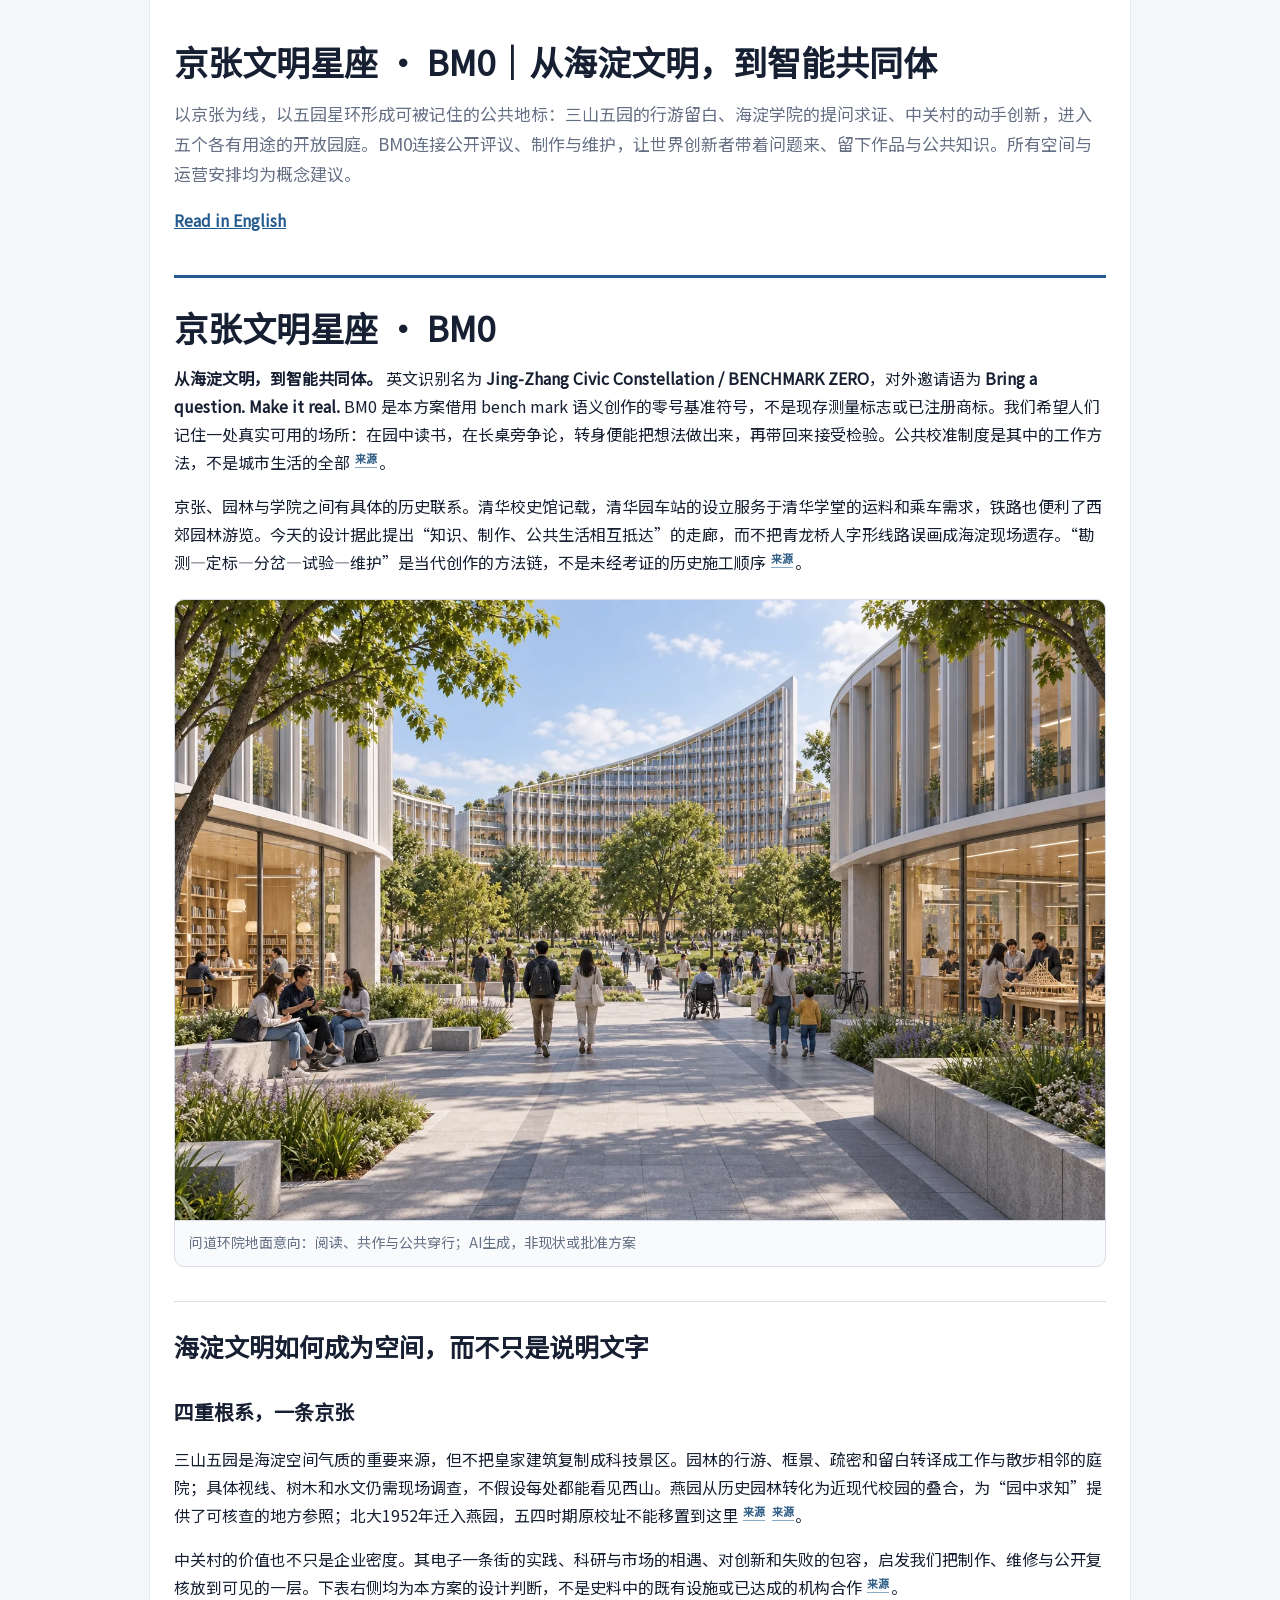
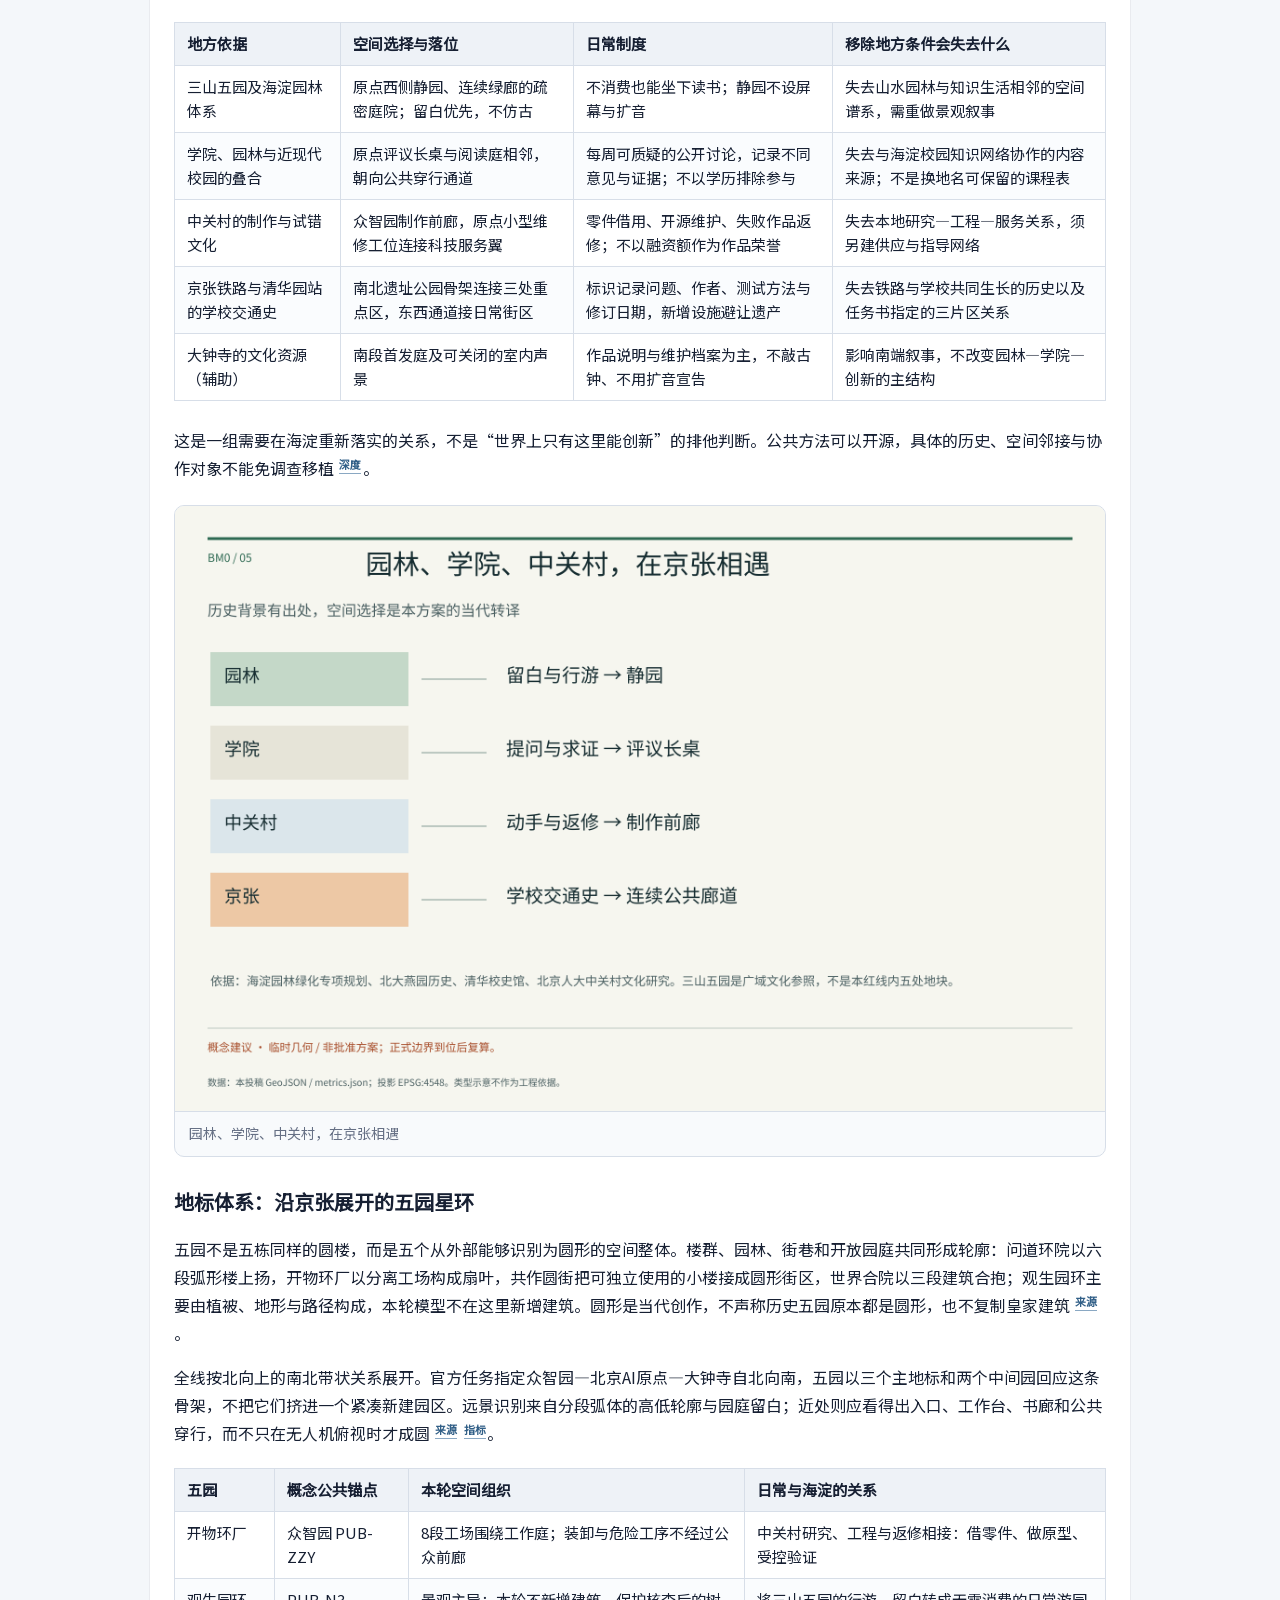
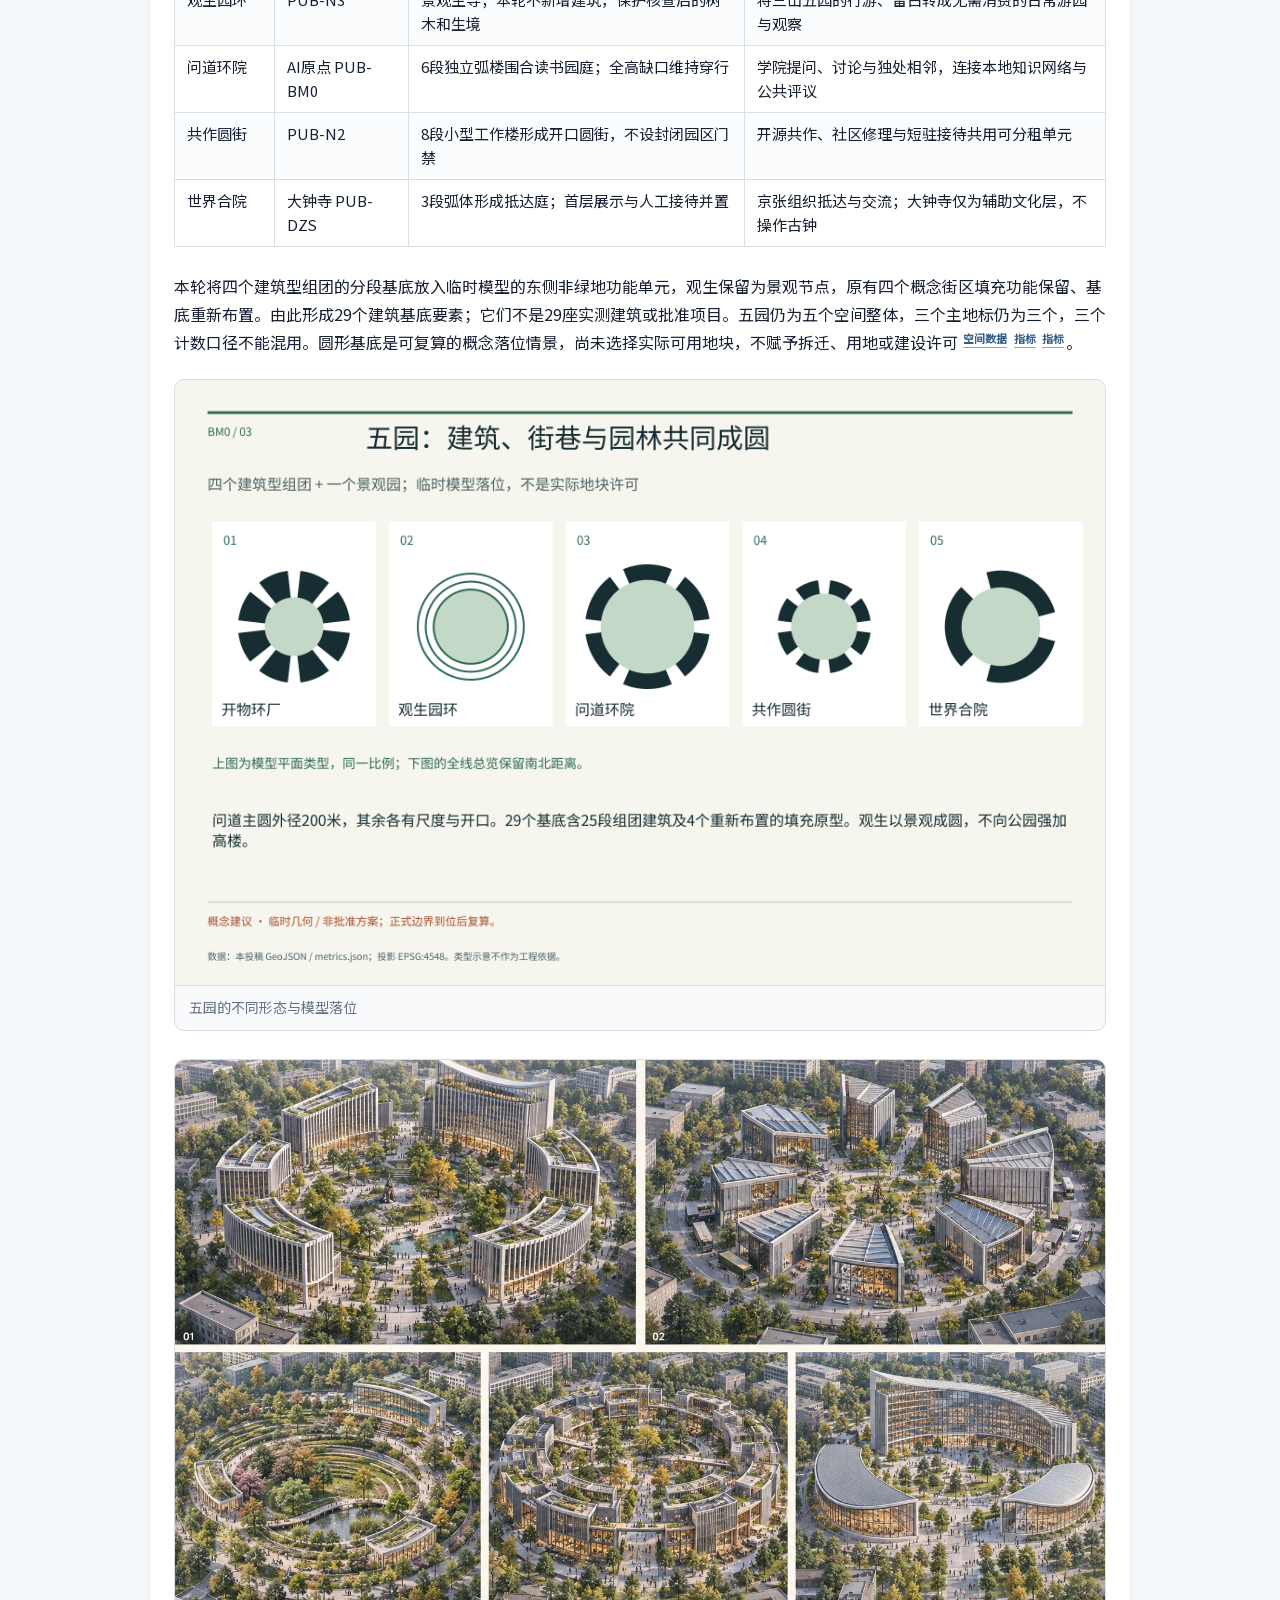
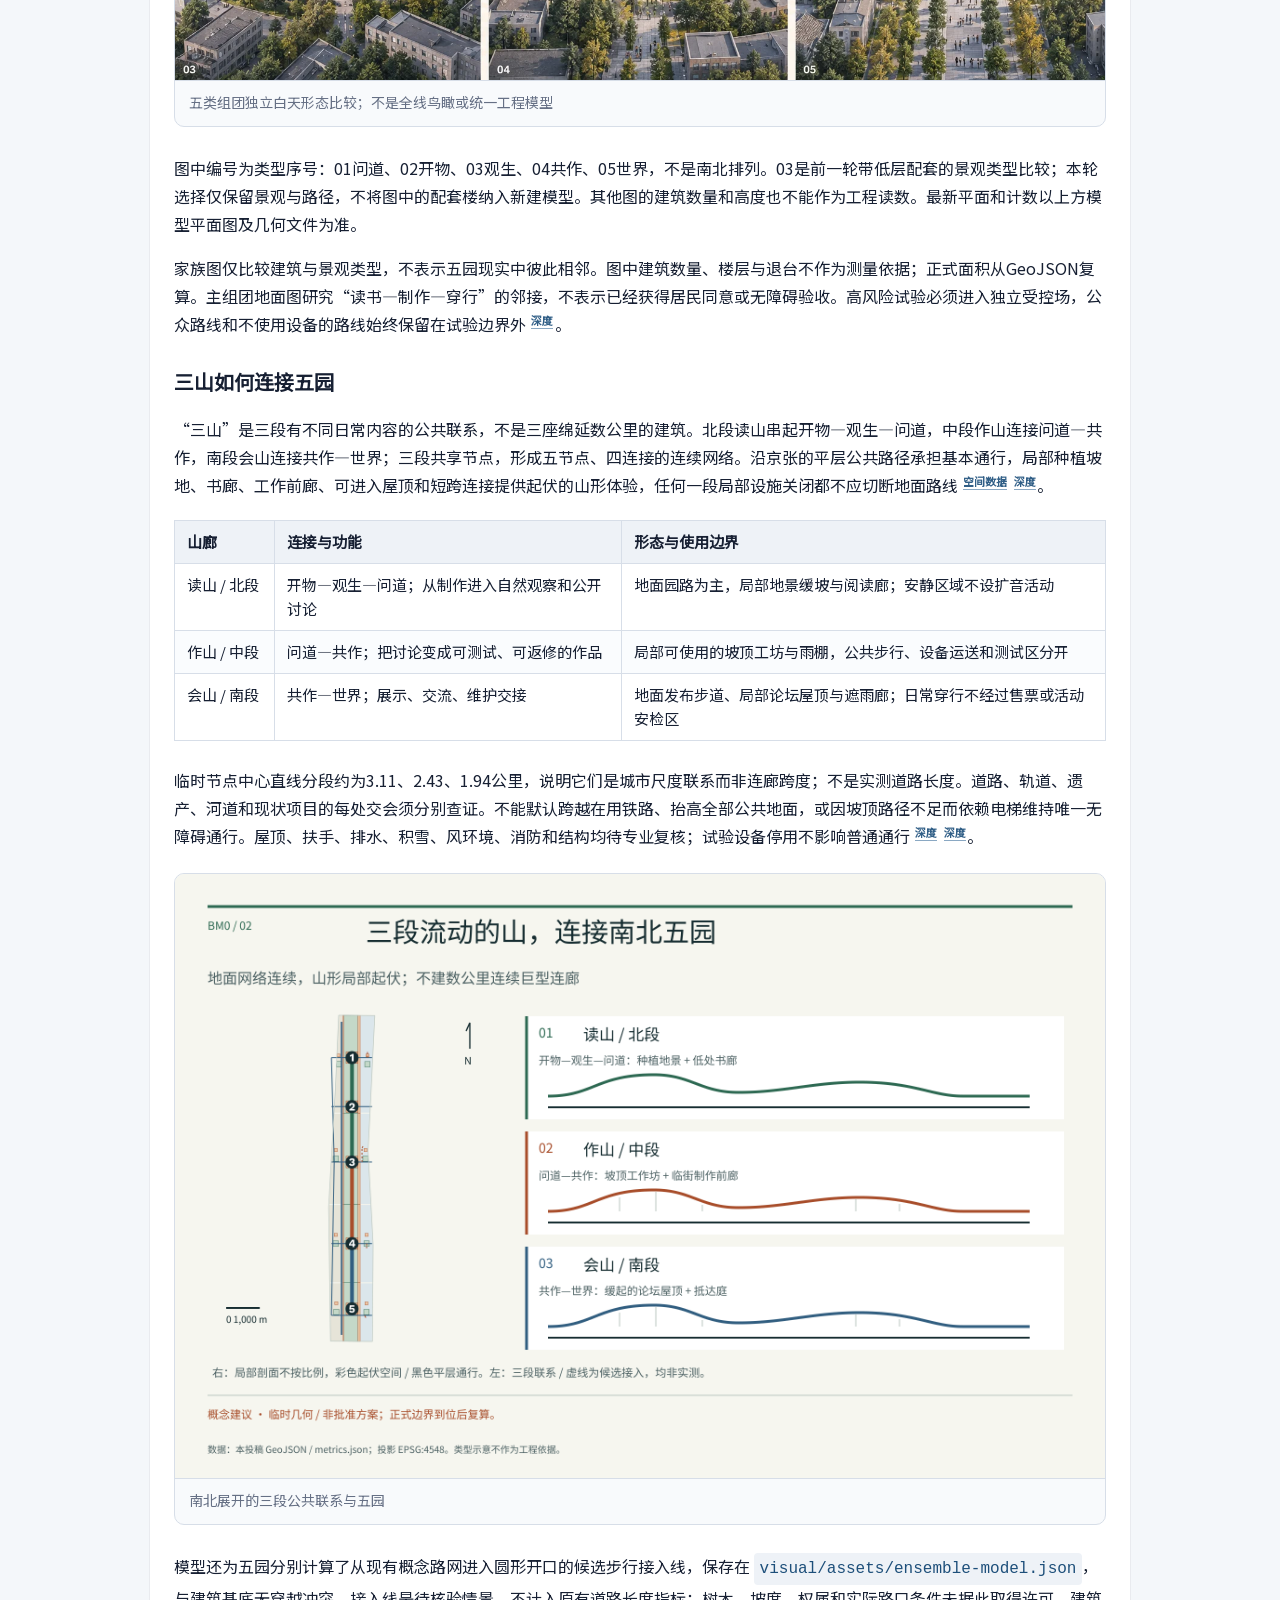
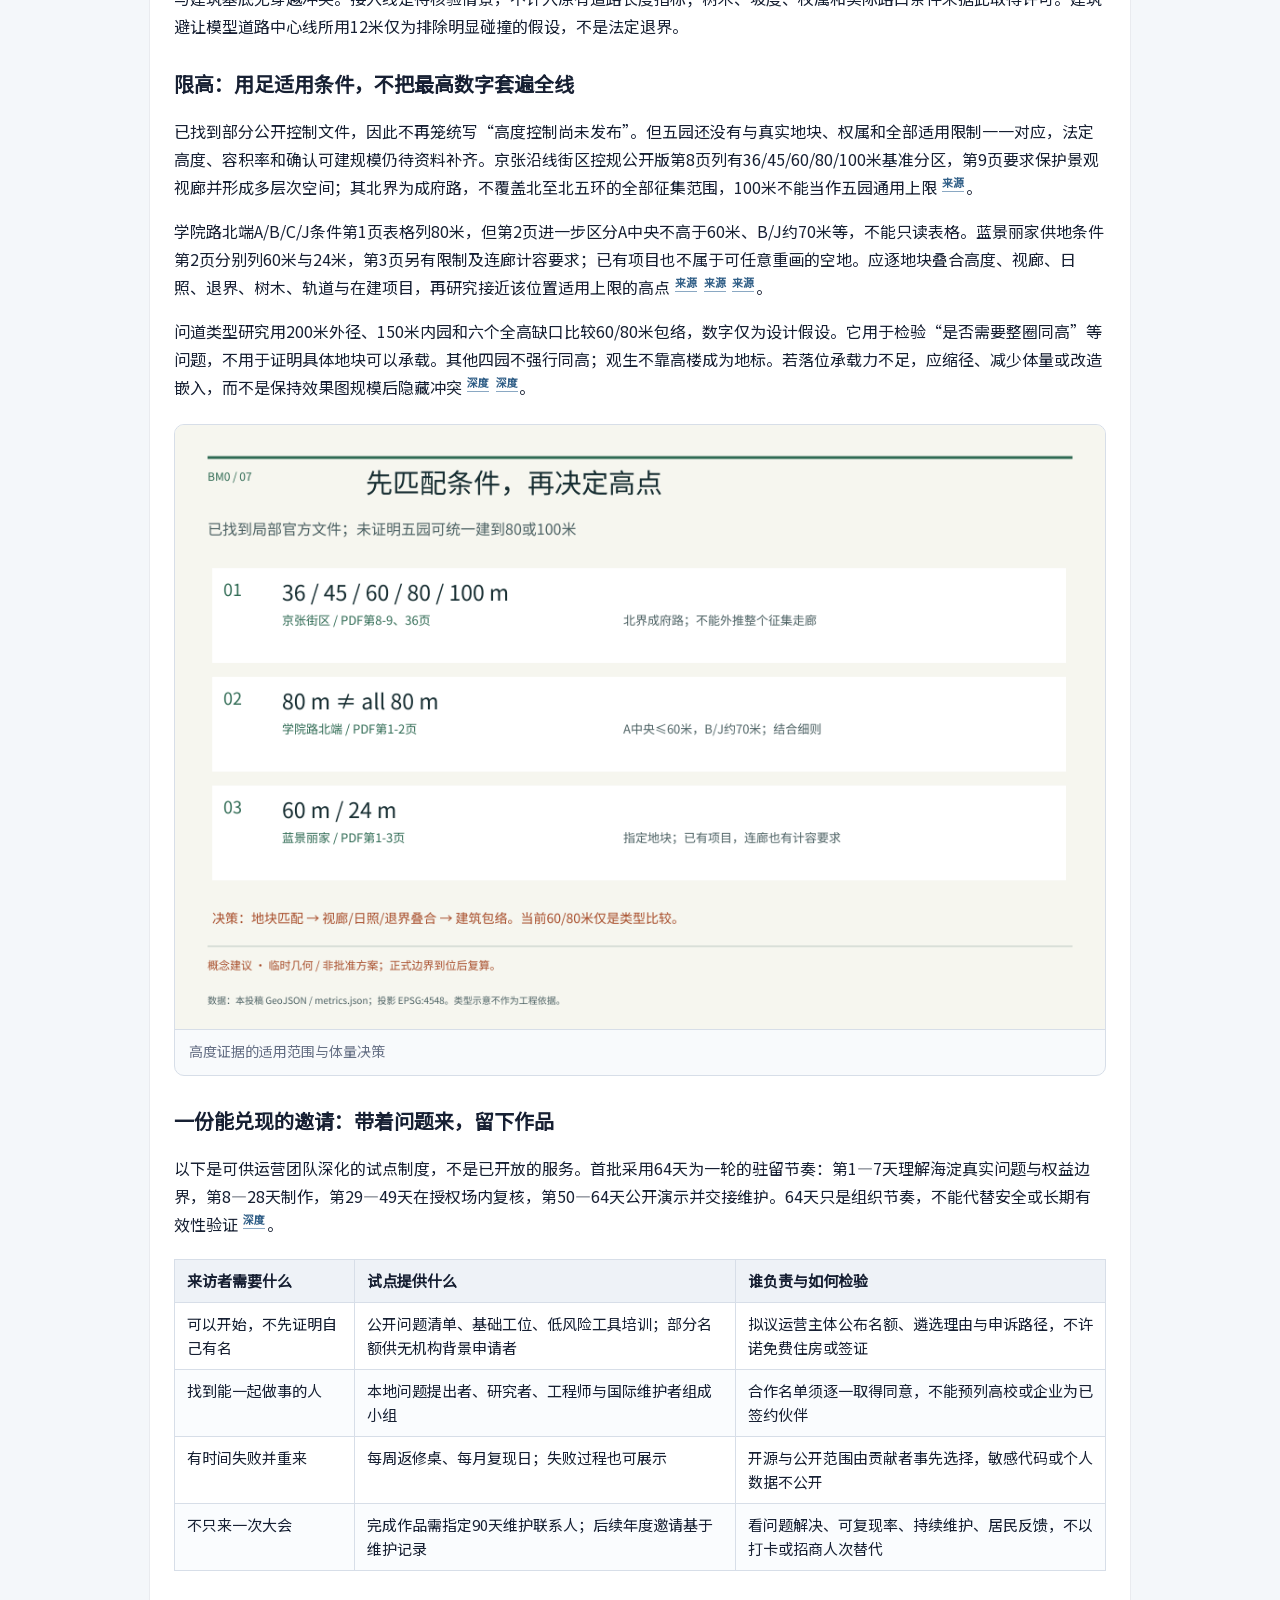
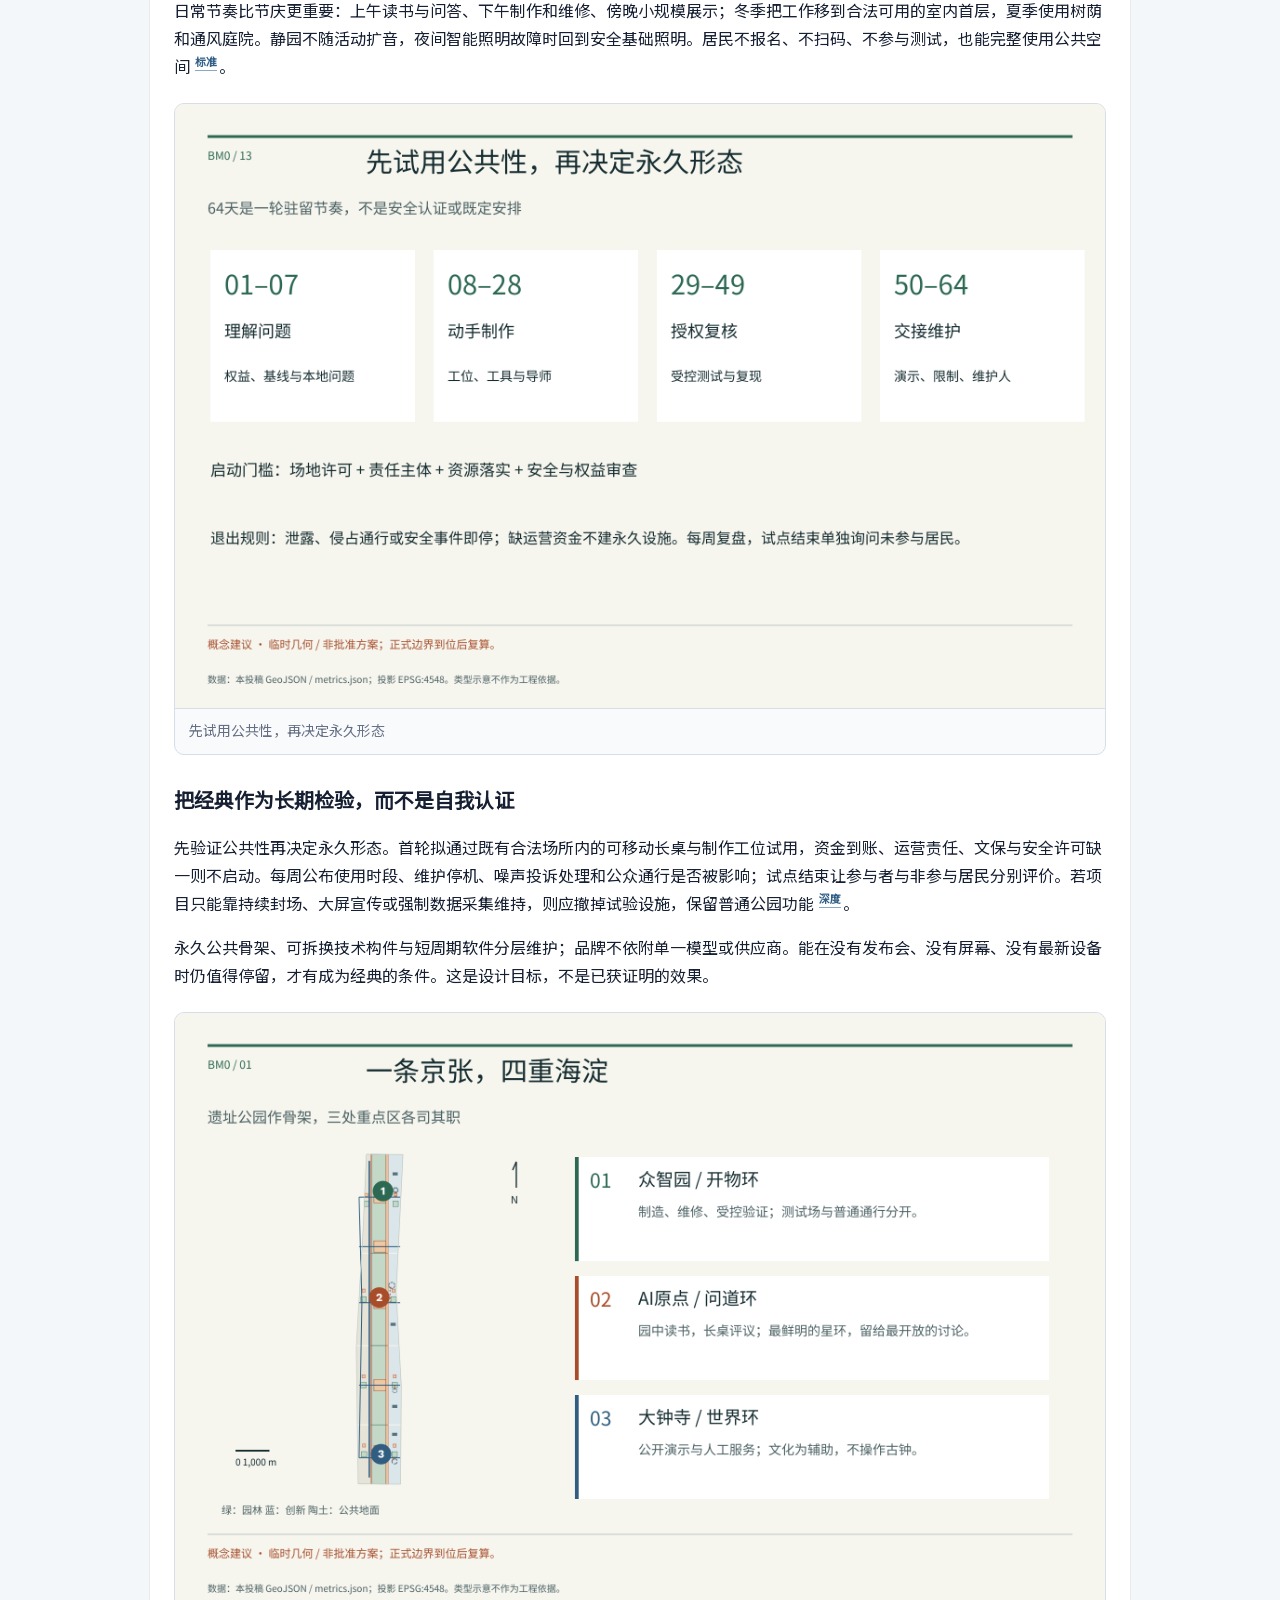
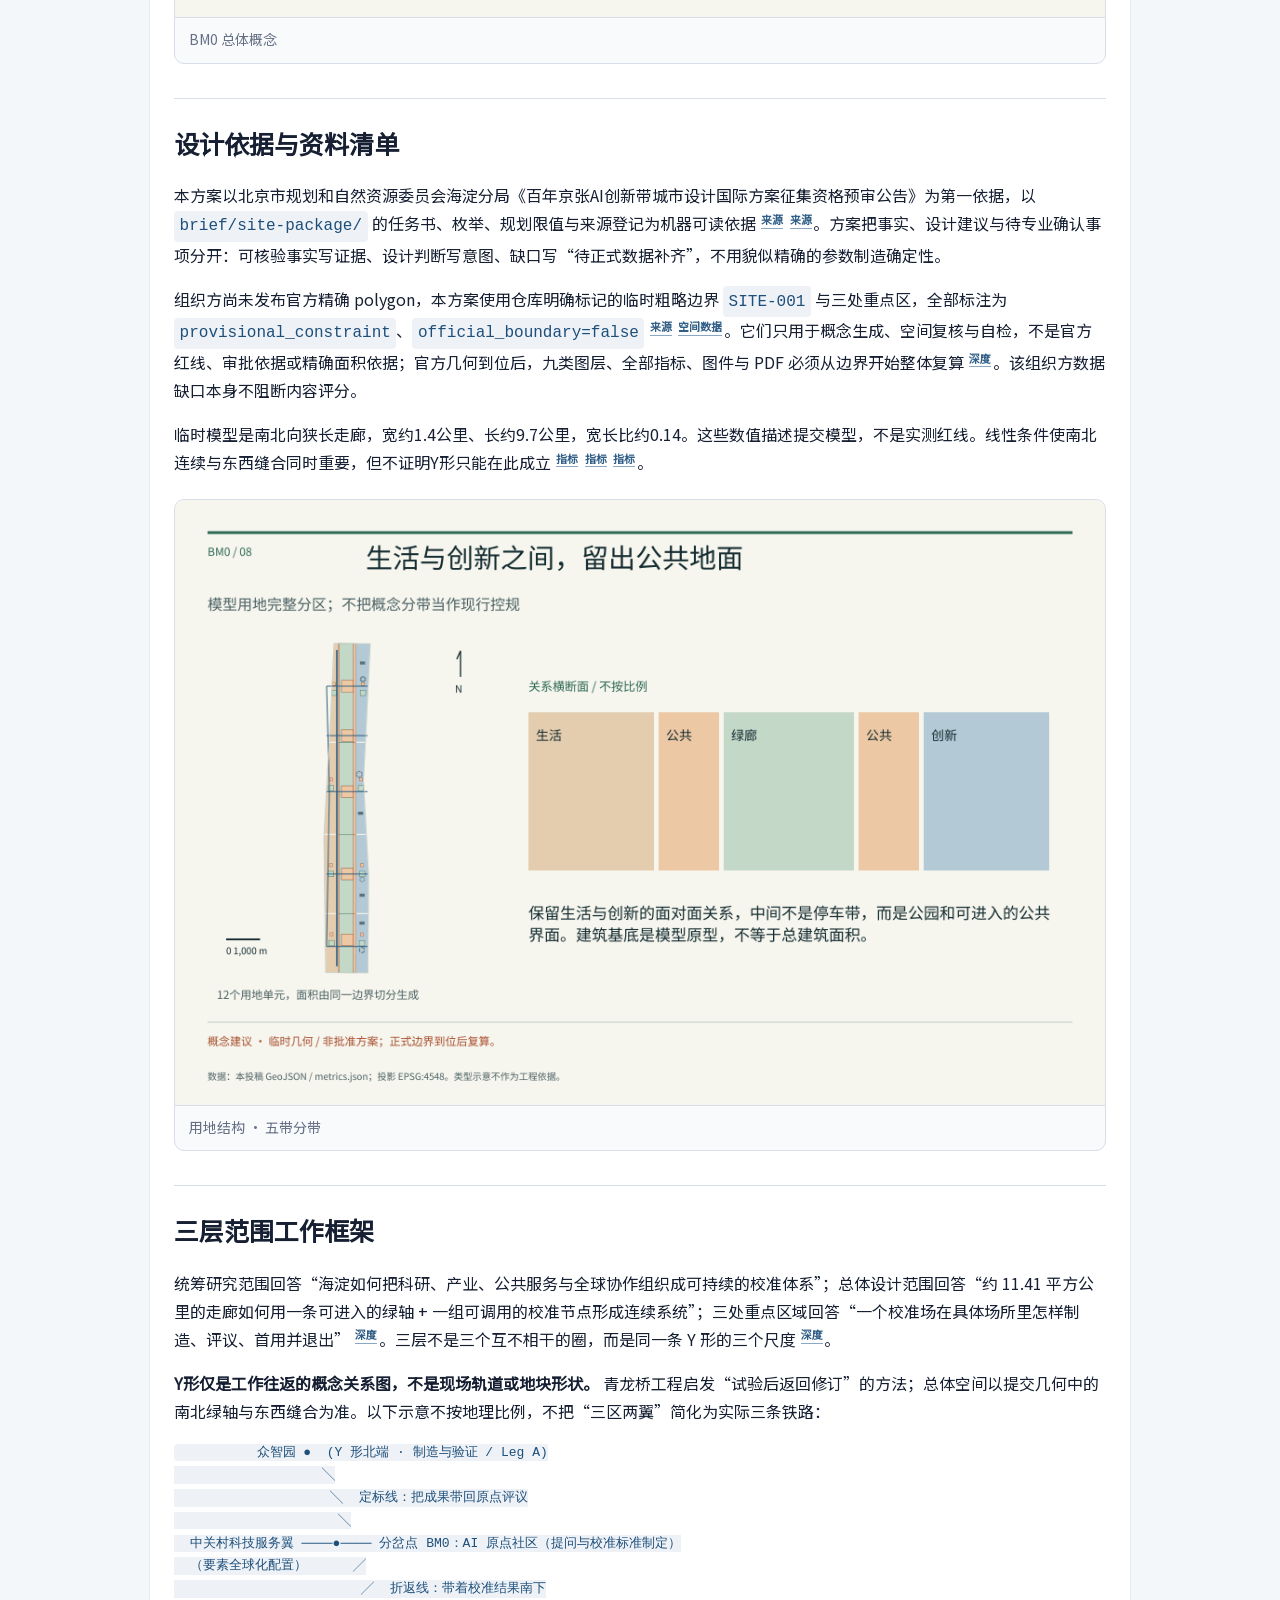
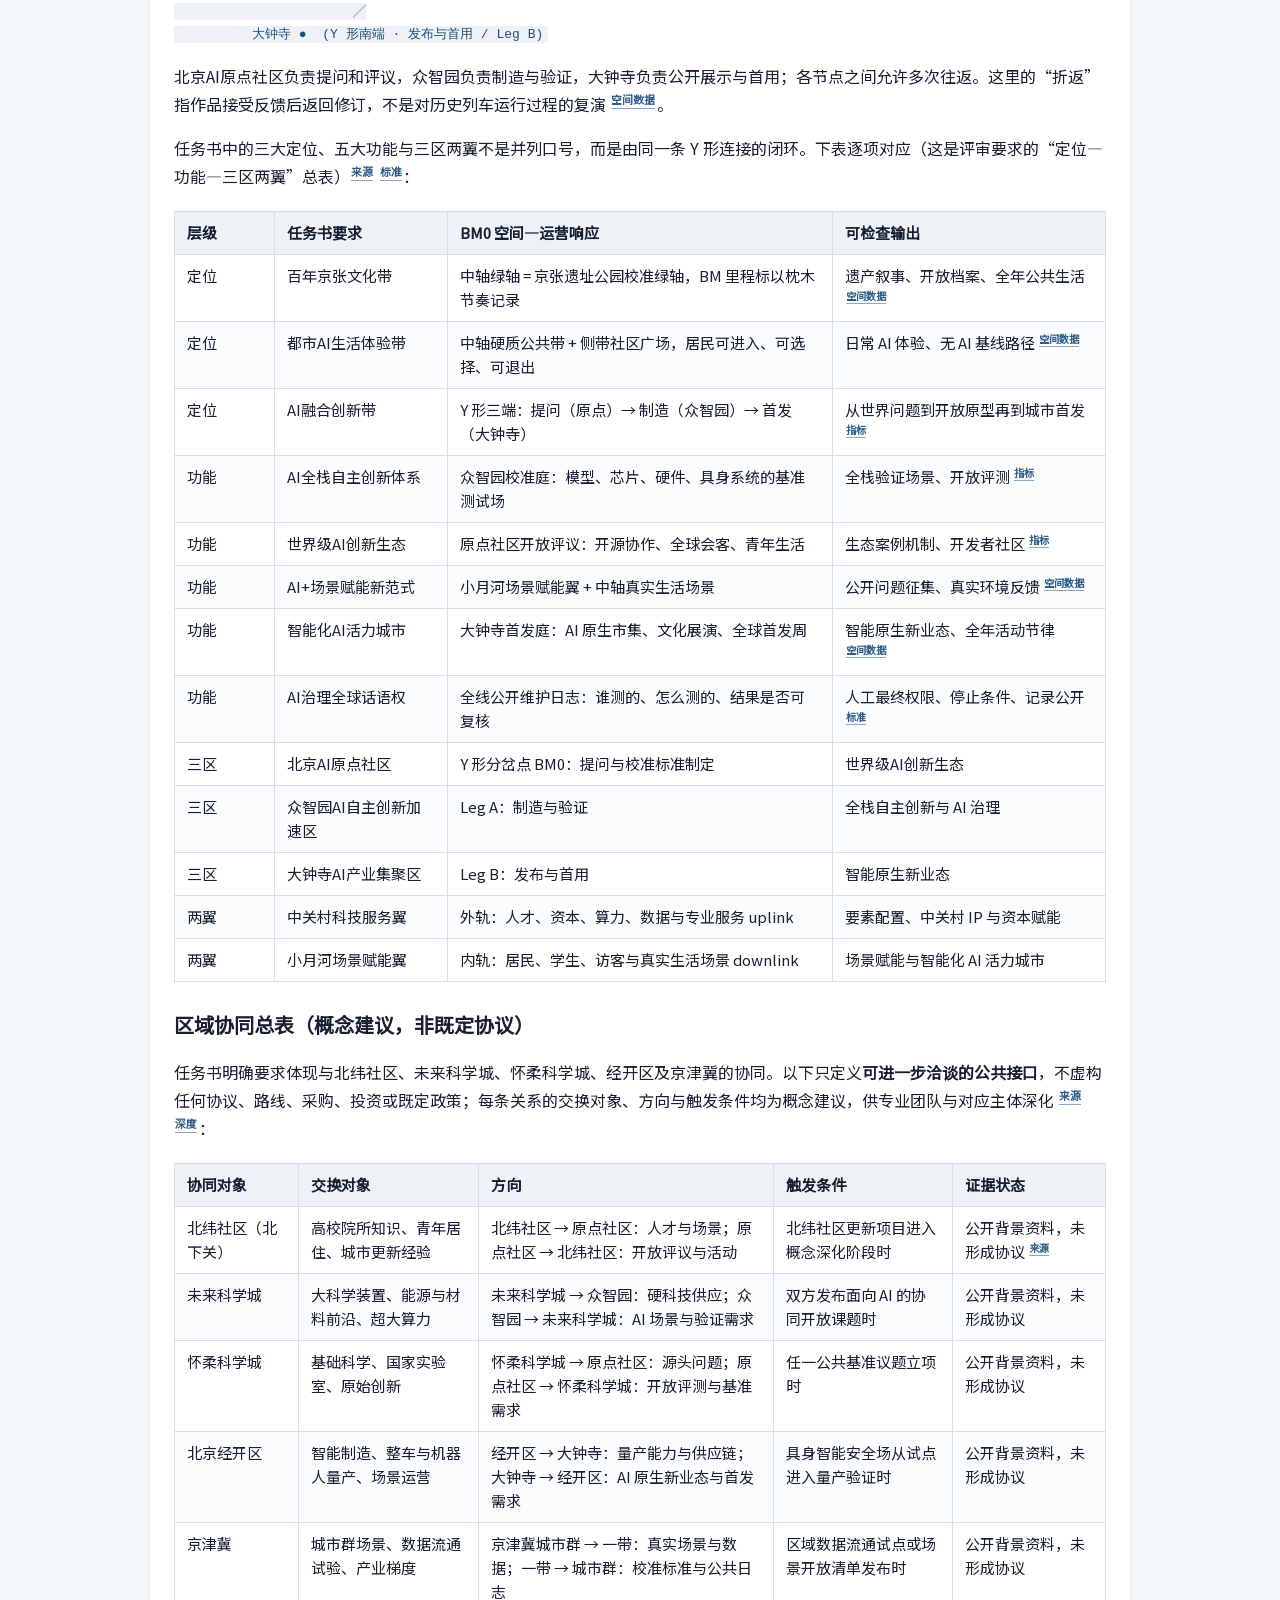
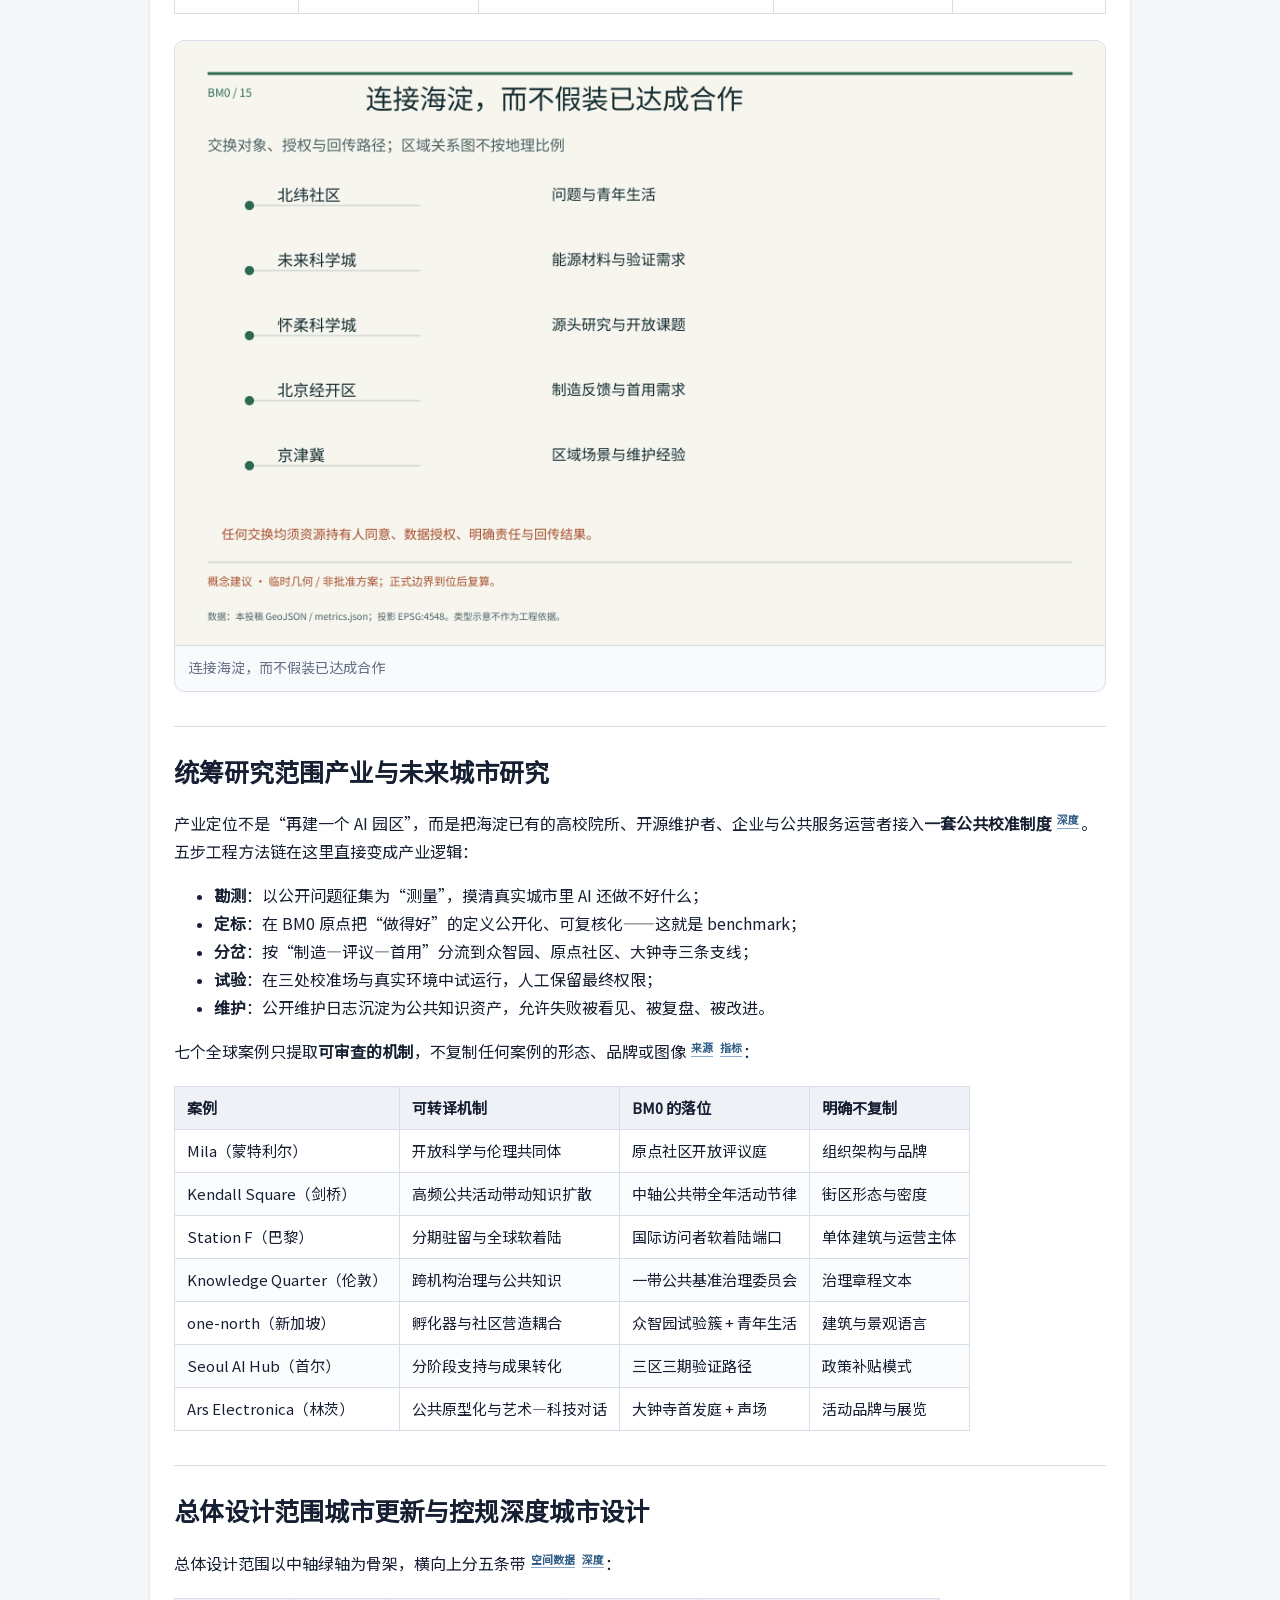
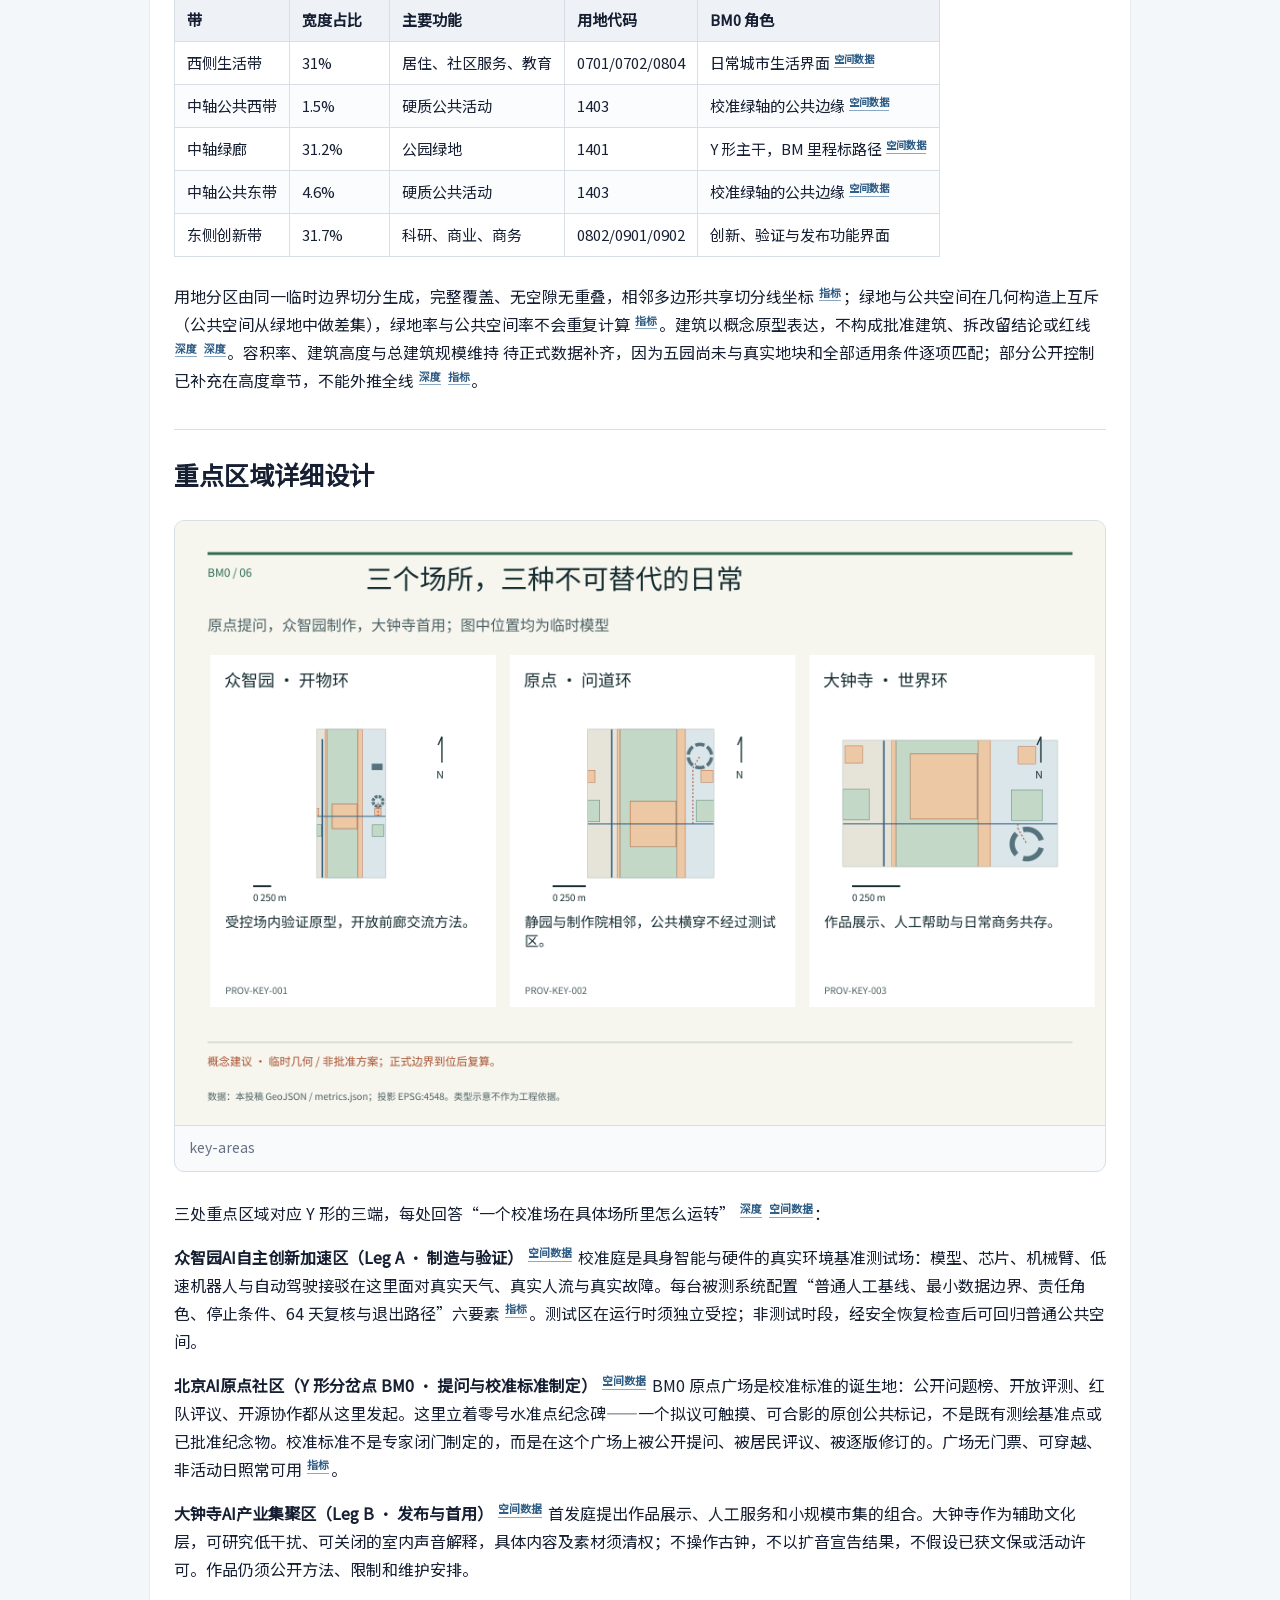
<file: submissions/carolalina00-debug/jingzhang-civic-constellation/report/proposal.html>
<!doctype html>
<html lang="zh-CN">
<head>
<meta charset="utf-8">
<meta name="viewport" content="width=device-width, initial-scale=1">
<title>京张文明星座 · BM0｜从海淀文明，到智能共同体 - proposal report</title>
<style>
:root {
  --ink: #172033;
  --muted: #667085;
  --line: #d7dee8;
  --paper: #ffffff;
  --bg: #f4f7fa;
  --accent: #245b8f;
}
* { box-sizing: border-box; }
body {
  margin: 0;
  font-family: -apple-system, BlinkMacSystemFont, "PingFang SC", "Microsoft YaHei", "Noto Sans CJK SC", sans-serif;
  color: var(--ink);
  background: var(--bg);
  line-height: 1.75;
}
main {
  max-width: 980px;
  margin: 0 auto;
  padding: 42px 24px 72px;
  background: var(--paper);
  min-height: 100vh;
  box-shadow: 0 0 0 1px rgba(23, 32, 51, 0.05);
}
.hero {
  border-bottom: 3px solid var(--accent);
  padding-bottom: 24px;
  margin-bottom: 30px;
}
h1 { font-size: 34px; line-height: 1.22; margin: 0 0 10px; }
h2 { font-size: 25px; margin: 34px 0 12px; border-top: 1px solid var(--line); padding-top: 24px; }
h3 { font-size: 20px; margin: 26px 0 10px; }
p, li { font-size: 16px; }
blockquote {
  margin: 18px 0;
  padding: 12px 18px;
  border-left: 4px solid var(--line);
  color: var(--muted);
  background: #f8fafc;
}
code {
  background: #eef2f7;
  color: #1d4f7a;
  padding: 0.1em 0.35em;
  border-radius: 4px;
}
:not(pre) > code {
  display: inline-block;
  max-width: 100%;
  overflow-wrap: anywhere;
  word-break: break-word;
}
.summary { color: var(--muted); font-size: 17px; }
.translation-link a { color: var(--accent); font-weight: 700; }
.proposal-table { margin: 20px 0 26px; overflow-x: auto; }
.proposal-table table {
  border-collapse: collapse;
  width: 100%;
  min-width: 520px;
  font-size: 15px;
}
.proposal-table th, .proposal-table td {
  border: 1px solid var(--line);
  padding: 9px 12px;
  text-align: left;
  vertical-align: top;
  line-height: 1.6;
}
.proposal-table th { background: #eef2f7; color: var(--ink); font-weight: 700; }
.proposal-table tbody tr:nth-child(even) { background: #fafcfe; }
.proposal-table .align-center { text-align: center; }
.proposal-table .align-right { text-align: right; }
.proposal-figure {
  margin: 22px 0 28px;
  border: 1px solid var(--line);
  border-radius: 10px;
  overflow: hidden;
  background: #f8fafc;
}
.proposal-figure img {
  display: block;
  width: 100%;
  height: auto;
}
.proposal-figure figcaption {
  padding: 10px 14px;
  color: var(--muted);
  border-top: 1px solid var(--line);
  font-size: 14px;
}
.evidence {
  display: inline-flex;
  align-items: center;
  white-space: nowrap;
  margin: 0 0.12em;
  border-bottom: 1px solid #8aa8c3;
  color: #315f87;
  font-size: 0.68em;
  font-weight: 650;
  line-height: 1.35;
  vertical-align: super;
}
@media (max-width: 720px) {
  main { padding: 26px 16px 52px; }
  h1 { font-size: 26px; }
  h2 { font-size: 21px; }
}
</style>
<link rel="stylesheet" href="../visual/assets/fonts.css"><style>body{font-family:BM0CJK,system-ui,sans-serif!important}img{max-width:100%;height:auto}table{display:block;overflow:auto}td,th{min-width:100px}a{overflow-wrap:anywhere}@media(max-width:640px){body{padding:16px!important}}</style></head>
<body>
<main>
<section class="hero">
<h1>京张文明星座 · BM0｜从海淀文明，到智能共同体</h1>
<p class="summary">以京张为线，以五园星环形成可被记住的公共地标：三山五园的行游留白、海淀学院的提问求证、中关村的动手创新，进入五个各有用途的开放园庭。BM0连接公开评议、制作与维护，让世界创新者带着问题来、留下作品与公共知识。所有空间与运营安排均为概念建议。</p>
<p class="translation-link"><a href="proposal.en.html">Read in English</a></p>
</section>
<h1>京张文明星座 · BM0</h1>
<p><strong>从海淀文明，到智能共同体。</strong> 英文识别名为 <strong>Jing-Zhang Civic Constellation / BENCHMARK ZERO</strong>，对外邀请语为 <strong>Bring a question. Make it real.</strong> BM0 是本方案借用 bench mark 语义创作的零号基准符号，不是现存测量标志或已注册商标。我们希望人们记住一处真实可用的场所：在园中读书，在长桌旁争论，转身便能把想法做出来，再带回来接受检验。公共校准制度是其中的工作方法，不是城市生活的全部 <sup class="evidence evidence-source" data-evidence-kind="source" data-evidence-value="AGENT-TASKBOOK" title="来源：AGENT-TASKBOOK">来源</sup>。</p>
<p>京张、园林与学院之间有具体的历史联系。清华校史馆记载，清华园车站的设立服务于清华学堂的运料和乘车需求，铁路也便利了西郊园林游览。今天的设计据此提出“知识、制作、公共生活相互抵达”的走廊，而不把青龙桥人字形线路误画成海淀现场遗存。“勘测—定标—分岔—试验—维护”是当代创作的方法链，不是未经考证的历史施工顺序 <sup class="evidence evidence-source" data-evidence-kind="source" data-evidence-value="HD-TSINGHUA-STATION" title="来源：HD-TSINGHUA-STATION">来源</sup>。</p>
<figure class="proposal-figure"><img src="../assets/media/inquiry-ground.webp" alt="问道环院地面意向：阅读、共作与公共穿行；AI生成，非现状或批准方案"><figcaption>问道环院地面意向：阅读、共作与公共穿行；AI生成，非现状或批准方案</figcaption></figure>
<h2>海淀文明如何成为空间，而不只是说明文字</h2>
<h3>四重根系，一条京张</h3>
<p>三山五园是海淀空间气质的重要来源，但不把皇家建筑复制成科技景区。园林的行游、框景、疏密和留白转译成工作与散步相邻的庭院；具体视线、树木和水文仍需现场调查，不假设每处都能看见西山。燕园从历史园林转化为近现代校园的叠合，为“园中求知”提供了可核查的地方参照；北大1952年迁入燕园，五四时期原校址不能移置到这里 <sup class="evidence evidence-source" data-evidence-kind="source" data-evidence-value="HD-GARDEN-PLAN" title="来源：HD-GARDEN-PLAN">来源</sup> <sup class="evidence evidence-source" data-evidence-kind="source" data-evidence-value="HD-YANYUAN" title="来源：HD-YANYUAN">来源</sup>。</p>
<p>中关村的价值也不只是企业密度。其电子一条街的实践、科研与市场的相遇、对创新和失败的包容，启发我们把制作、维修与公开复核放到可见的一层。下表右侧均为本方案的设计判断，不是史料中的既有设施或已达成的机构合作 <sup class="evidence evidence-source" data-evidence-kind="source" data-evidence-value="HD-ZGC-CULTURE" title="来源：HD-ZGC-CULTURE">来源</sup>。</p>
<div class="proposal-table"><table><thead><tr><th>地方依据</th><th>空间选择与落位</th><th>日常制度</th><th>移除地方条件会失去什么</th></tr></thead><tbody><tr><td>三山五园及海淀园林体系</td><td>原点西侧静园、连续绿廊的疏密庭院；留白优先，不仿古</td><td>不消费也能坐下读书；静园不设屏幕与扩音</td><td>失去山水园林与知识生活相邻的空间谱系，需重做景观叙事</td></tr><tr><td>学院、园林与近现代校园的叠合</td><td>原点评议长桌与阅读庭相邻，朝向公共穿行通道</td><td>每周可质疑的公开讨论，记录不同意见与证据；不以学历排除参与</td><td>失去与海淀校园知识网络协作的内容来源；不是换地名可保留的课程表</td></tr><tr><td>中关村的制作与试错文化</td><td>众智园制作前廊，原点小型维修工位连接科技服务翼</td><td>零件借用、开源维护、失败作品返修；不以融资额作为作品荣誉</td><td>失去本地研究—工程—服务关系，须另建供应与指导网络</td></tr><tr><td>京张铁路与清华园站的学校交通史</td><td>南北遗址公园骨架连接三处重点区，东西通道接日常街区</td><td>标识记录问题、作者、测试方法与修订日期，新增设施避让遗产</td><td>失去铁路与学校共同生长的历史以及任务书指定的三片区关系</td></tr><tr><td>大钟寺的文化资源（辅助）</td><td>南段首发庭及可关闭的室内声景</td><td>作品说明与维护档案为主，不敲古钟、不用扩音宣告</td><td>影响南端叙事，不改变园林—学院—创新的主结构</td></tr></tbody></table></div>
<p>这是一组需要在海淀重新落实的关系，不是“世界上只有这里能创新”的排他判断。公共方法可以开源，具体的历史、空间邻接与协作对象不能免调查移植 <sup class="evidence evidence-depth" data-evidence-kind="depth" data-evidence-value="overall_spatial_structure" title="深度：overall_spatial_structure">深度</sup>。</p>
<figure class="proposal-figure"><img src="../assets/figures/local-roots.png" alt="园林、学院、中关村，在京张相遇"><figcaption>园林、学院、中关村，在京张相遇</figcaption></figure>
<h3>地标体系：沿京张展开的五园星环</h3>
<p>五园不是五栋同样的圆楼，而是五个从外部能够识别为圆形的空间整体。楼群、园林、街巷和开放园庭共同形成轮廓：问道环院以六段弧形楼上扬，开物环厂以分离工场构成扇叶，共作圆街把可独立使用的小楼接成圆形街区，世界合院以三段建筑合抱；观生园环主要由植被、地形与路径构成，本轮模型不在这里新增建筑。圆形是当代创作，不声称历史五园原本都是圆形，也不复制皇家建筑 <sup class="evidence evidence-source" data-evidence-kind="source" data-evidence-value="HD-GARDEN-PLAN" title="来源：HD-GARDEN-PLAN">来源</sup>。</p>
<p>全线按北向上的南北带状关系展开。官方任务指定众智园—北京AI原点—大钟寺自北向南，五园以三个主地标和两个中间园回应这条骨架，不把它们挤进一个紧凑新建园区。远景识别来自分段弧体的高低轮廓与园庭留白；近处则应看得出入口、工作台、书廊和公共穿行，而不只在无人机俯视时才成圆 <sup class="evidence evidence-source" data-evidence-kind="source" data-evidence-value="OFFICIAL-ANNOUNCEMENT" title="来源：OFFICIAL-ANNOUNCEMENT">来源</sup> <sup class="evidence evidence-metric" data-evidence-kind="metric" data-evidence-value="benchmark_node_count" title="指标：benchmark_node_count">指标</sup>。</p>
<div class="proposal-table"><table><thead><tr><th>五园</th><th>概念公共锚点</th><th>本轮空间组织</th><th>日常与海淀的关系</th></tr></thead><tbody><tr><td>开物环厂</td><td>众智园 PUB-ZZY</td><td>8段工场围绕工作庭；装卸与危险工序不经过公众前廊</td><td>中关村研究、工程与返修相接：借零件、做原型、受控验证</td></tr><tr><td>观生园环</td><td>PUB-N3</td><td>景观主导；本轮不新增建筑，保护核查后的树木和生境</td><td>将三山五园的行游、留白转成无需消费的日常游园与观察</td></tr><tr><td>问道环院</td><td>AI原点 PUB-BM0</td><td>6段独立弧楼围合读书园庭；全高缺口维持穿行</td><td>学院提问、讨论与独处相邻，连接本地知识网络与公共评议</td></tr><tr><td>共作圆街</td><td>PUB-N2</td><td>8段小型工作楼形成开口圆街，不设封闭园区门禁</td><td>开源共作、社区修理与短驻接待共用可分租单元</td></tr><tr><td>世界合院</td><td>大钟寺 PUB-DZS</td><td>3段弧体形成抵达庭；首层展示与人工接待并置</td><td>京张组织抵达与交流；大钟寺仅为辅助文化层，不操作古钟</td></tr></tbody></table></div>
<p>本轮将四个建筑型组团的分段基底放入临时模型的东侧非绿地功能单元，观生保留为景观节点，原有四个概念街区填充功能保留、基底重新布置。由此形成29个建筑基底要素；它们不是29座实测建筑或批准项目。五园仍为五个空间整体，三个主地标仍为三个，三个计数口径不能混用。圆形基底是可复算的概念落位情景，尚未选择实际可用地块，不赋予拆迁、用地或建设许可 <sup class="evidence evidence-data" data-evidence-kind="data" data-evidence-value="geometry/buildings.geojson" title="空间数据：geometry/buildings.geojson">空间数据</sup> <sup class="evidence evidence-metric" data-evidence-kind="metric" data-evidence-value="building_count" title="指标：building_count">指标</sup> <sup class="evidence evidence-metric" data-evidence-kind="metric" data-evidence-value="landmark_count" title="指标：landmark_count">指标</sup>。</p>
<figure class="proposal-figure"><img src="../assets/figures/garden-rings.png" alt="五园的不同形态与模型落位"><figcaption>五园的不同形态与模型落位</figcaption></figure>
<figure class="proposal-figure"><img src="../assets/media/ensemble-family.webp" alt="五类组团独立白天形态比较；不是全线鸟瞰或统一工程模型"><figcaption>五类组团独立白天形态比较；不是全线鸟瞰或统一工程模型</figcaption></figure>
<p>图中编号为类型序号：01问道、02开物、03观生、04共作、05世界，不是南北排列。03是前一轮带低层配套的景观类型比较；本轮选择仅保留景观与路径，不将图中的配套楼纳入新建模型。其他图的建筑数量和高度也不能作为工程读数。最新平面和计数以上方模型平面图及几何文件为准。</p>
<p>家族图仅比较建筑与景观类型，不表示五园现实中彼此相邻。图中建筑数量、楼层与退台不作为测量依据；正式面积从GeoJSON复算。主组团地面图研究“读书—制作—穿行”的邻接，不表示已经获得居民同意或无障碍验收。高风险试验必须进入独立受控场，公众路线和不使用设备的路线始终保留在试验边界外 <sup class="evidence evidence-depth" data-evidence-kind="depth" data-evidence-value="three_key_area_detailed_design" title="深度：three_key_area_detailed_design">深度</sup>。</p>
<h3>三山如何连接五园</h3>
<p>“三山”是三段有不同日常内容的公共联系，不是三座绵延数公里的建筑。北段读山串起开物—观生—问道，中段作山连接问道—共作，南段会山连接共作—世界；三段共享节点，形成五节点、四连接的连续网络。沿京张的平层公共路径承担基本通行，局部种植坡地、书廊、工作前廊、可进入屋顶和短跨连接提供起伏的山形体验，任何一段局部设施关闭都不应切断地面路线 <sup class="evidence evidence-data" data-evidence-kind="data" data-evidence-value="geometry/roads.geojson#ROAD-TRUNK" title="空间数据：geometry/roads.geojson#ROAD-TRUNK">空间数据</sup> <sup class="evidence evidence-depth" data-evidence-kind="depth" data-evidence-value="blue_green_public_space" title="深度：blue_green_public_space">深度</sup>。</p>
<div class="proposal-table"><table><thead><tr><th>山廊</th><th>连接与功能</th><th>形态与使用边界</th></tr></thead><tbody><tr><td>读山 / 北段</td><td>开物—观生—问道；从制作进入自然观察和公开讨论</td><td>地面园路为主，局部地景缓坡与阅读廊；安静区域不设扩音活动</td></tr><tr><td>作山 / 中段</td><td>问道—共作；把讨论变成可测试、可返修的作品</td><td>局部可使用的坡顶工坊与雨棚，公共步行、设备运送和测试区分开</td></tr><tr><td>会山 / 南段</td><td>共作—世界；展示、交流、维护交接</td><td>地面发布步道、局部论坛屋顶与遮雨廊；日常穿行不经过售票或活动安检区</td></tr></tbody></table></div>
<p>临时节点中心直线分段约为3.11、2.43、1.94公里，说明它们是城市尺度联系而非连廊跨度；不是实测道路长度。道路、轨道、遗产、河道和现状项目的每处交会须分别查证。不能默认跨越在用铁路、抬高全部公共地面，或因坡顶路径不足而依赖电梯维持唯一无障碍通行。屋顶、扶手、排水、积雪、风环境、消防和结构均待专业复核；试验设备停用不影响普通通行 <sup class="evidence evidence-depth" data-evidence-kind="depth" data-evidence-value="traffic_rail_slow_parking" title="深度：traffic_rail_slow_parking">深度</sup> <sup class="evidence evidence-depth" data-evidence-kind="depth" data-evidence-value="risk_missing_data" title="深度：risk_missing_data">深度</sup>。</p>
<figure class="proposal-figure"><img src="../assets/figures/three-ridges.png" alt="南北展开的三段公共联系与五园"><figcaption>南北展开的三段公共联系与五园</figcaption></figure>
<p>模型还为五园分别计算了从现有概念路网进入圆形开口的候选步行接入线，保存在 <code>visual/assets/ensemble-model.json</code>，与建筑基底无穿越冲突。接入线是待核验情景，不计入原有道路长度指标；树木、坡度、权属和实际路口条件未据此取得许可。建筑避让模型道路中心线所用12米仅为排除明显碰撞的假设，不是法定退界。</p>
<h3>限高：用足适用条件，不把最高数字套遍全线</h3>
<p>已找到部分公开控制文件，因此不再笼统写“高度控制尚未发布”。但五园还没有与真实地块、权属和全部适用限制一一对应，法定高度、容积率和确认可建规模仍待资料补齐。京张沿线街区控规公开版第8页列有36/45/60/80/100米基准分区，第9页要求保护景观视廊并形成多层次空间；其北界为成府路，不覆盖北至北五环的全部征集范围，100米不能当作五园通用上限 <sup class="evidence evidence-source" data-evidence-kind="source" data-evidence-value="HD-HEIGHT-BLOCK-2026" title="来源：HD-HEIGHT-BLOCK-2026">来源</sup>。</p>
<p>学院路北端A/B/C/J条件第1页表格列80米，但第2页进一步区分A中央不高于60米、B/J约70米等，不能只读表格。蓝景丽家供地条件第2页分别列60米与24米，第3页另有限制及连廊计容要求；已有项目也不属于可任意重画的空地。应逐地块叠合高度、视廊、日照、退界、树木、轨道与在建项目，再研究接近该位置适用上限的高点 <sup class="evidence evidence-source" data-evidence-kind="source" data-evidence-value="HD-HEIGHT-XUEYUAN-2018" title="来源：HD-HEIGHT-XUEYUAN-2018">来源</sup> <sup class="evidence evidence-source" data-evidence-kind="source" data-evidence-value="HD-HEIGHT-LANJING-2025" title="来源：HD-HEIGHT-LANJING-2025">来源</sup> <sup class="evidence evidence-source" data-evidence-kind="source" data-evidence-value="HD-LANJING-PROGRESS-2026" title="来源：HD-LANJING-PROGRESS-2026">来源</sup>。</p>
<p>问道类型研究用200米外径、150米内园和六个全高缺口比较60/80米包络，数字仅为设计假设。它用于检验“是否需要整圈同高”等问题，不用于证明具体地块可以承载。其他四园不强行同高；观生不靠高楼成为地标。若落位承载力不足，应缩径、减少体量或改造嵌入，而不是保持效果图规模后隐藏冲突 <sup class="evidence evidence-depth" data-evidence-kind="depth" data-evidence-value="height_massing_character" title="深度：height_massing_character">深度</sup> <sup class="evidence evidence-depth" data-evidence-kind="depth" data-evidence-value="development_intensity_controls" title="深度：development_intensity_controls">深度</sup>。</p>
<figure class="proposal-figure"><img src="../assets/figures/height-controls.png" alt="高度证据的适用范围与体量决策"><figcaption>高度证据的适用范围与体量决策</figcaption></figure>
<h3>一份能兑现的邀请：带着问题来，留下作品</h3>
<p>以下是可供运营团队深化的试点制度，不是已开放的服务。首批采用64天为一轮的驻留节奏：第1—7天理解海淀真实问题与权益边界，第8—28天制作，第29—49天在授权场内复核，第50—64天公开演示并交接维护。64天只是组织节奏，不能代替安全或长期有效性验证 <sup class="evidence evidence-depth" data-evidence-kind="depth" data-evidence-value="phasing_implementation" title="深度：phasing_implementation">深度</sup>。</p>
<div class="proposal-table"><table><thead><tr><th>来访者需要什么</th><th>试点提供什么</th><th>谁负责与如何检验</th></tr></thead><tbody><tr><td>可以开始，不先证明自己有名</td><td>公开问题清单、基础工位、低风险工具培训；部分名额供无机构背景申请者</td><td>拟议运营主体公布名额、遴选理由与申诉路径，不许诺免费住房或签证</td></tr><tr><td>找到能一起做事的人</td><td>本地问题提出者、研究者、工程师与国际维护者组成小组</td><td>合作名单须逐一取得同意，不能预列高校或企业为已签约伙伴</td></tr><tr><td>有时间失败并重来</td><td>每周返修桌、每月复现日；失败过程也可展示</td><td>开源与公开范围由贡献者事先选择，敏感代码或个人数据不公开</td></tr><tr><td>不只来一次大会</td><td>完成作品需指定90天维护联系人；后续年度邀请基于维护记录</td><td>看问题解决、可复现率、持续维护、居民反馈，不以打卡或招商人次替代</td></tr></tbody></table></div>
<p>日常节奏比节庆更重要：上午读书与问答、下午制作和维修、傍晚小规模展示；冬季把工作移到合法可用的室内首层，夏季使用树荫和通风庭院。静园不随活动扩音，夜间智能照明故障时回到安全基础照明。居民不报名、不扫码、不参与测试，也能完整使用公共空间 <sup class="evidence evidence-standard" data-evidence-kind="standard" data-evidence-value="PROJECT-AGENT-OPEN-CALL-TASKBOOK" title="标准：PROJECT-AGENT-OPEN-CALL-TASKBOOK">标准</sup>。</p>
<figure class="proposal-figure"><img src="../assets/figures/delivery.png" alt="先试用公共性，再决定永久形态"><figcaption>先试用公共性，再决定永久形态</figcaption></figure>
<h3>把经典作为长期检验，而不是自我认证</h3>
<p>先验证公共性再决定永久形态。首轮拟通过既有合法场所内的可移动长桌与制作工位试用，资金到账、运营责任、文保与安全许可缺一则不启动。每周公布使用时段、维护停机、噪声投诉处理和公众通行是否被影响；试点结束让参与者与非参与居民分别评价。若项目只能靠持续封场、大屏宣传或强制数据采集维持，则应撤掉试验设施，保留普通公园功能 <sup class="evidence evidence-depth" data-evidence-kind="depth" data-evidence-value="renewal_project_list" title="深度：renewal_project_list">深度</sup>。</p>
<p>永久公共骨架、可拆换技术构件与短周期软件分层维护；品牌不依附单一模型或供应商。能在没有发布会、没有屏幕、没有最新设备时仍值得停留，才有成为经典的条件。这是设计目标，不是已获证明的效果。</p>
<figure class="proposal-figure"><img src="../assets/figures/site-overview.png" alt="BM0 总体概念"><figcaption>BM0 总体概念</figcaption></figure>
<h2>设计依据与资料清单</h2>
<p>本方案以北京市规划和自然资源委员会海淀分局《百年京张AI创新带城市设计国际方案征集资格预审公告》为第一依据，以 <code>brief/site-package/</code> 的任务书、枚举、规划限值与来源登记为机器可读依据 <sup class="evidence evidence-source" data-evidence-kind="source" data-evidence-value="OFFICIAL-ANNOUNCEMENT" title="来源：OFFICIAL-ANNOUNCEMENT">来源</sup> <sup class="evidence evidence-source" data-evidence-kind="source" data-evidence-value="AGENT-TASKBOOK" title="来源：AGENT-TASKBOOK">来源</sup>。方案把事实、设计建议与待专业确认事项分开：可核验事实写证据、设计判断写意图、缺口写“待正式数据补齐”，不用貌似精确的参数制造确定性。</p>
<p>组织方尚未发布官方精确 polygon，本方案使用仓库明确标记的临时粗略边界 <code>SITE-001</code> 与三处重点区，全部标注为 <code>provisional_constraint</code>、<code>official_boundary=false</code> <sup class="evidence evidence-source" data-evidence-kind="source" data-evidence-value="BOUNDARY-SOURCE" title="来源：BOUNDARY-SOURCE">来源</sup> <sup class="evidence evidence-data" data-evidence-kind="data" data-evidence-value="geometry/site_boundary.geojson#SITE-001" title="空间数据：geometry/site_boundary.geojson#SITE-001">空间数据</sup>。它们只用于概念生成、空间复核与自检，不是官方红线、审批依据或精确面积依据；官方几何到位后，九类图层、全部指标、图件与 PDF 必须从边界开始整体复算 <sup class="evidence evidence-depth" data-evidence-kind="depth" data-evidence-value="risk_missing_data" title="深度：risk_missing_data">深度</sup>。该组织方数据缺口本身不阻断内容评分。</p>
<p>临时模型是南北向狭长走廊，宽约1.4公里、长约9.7公里，宽长比约0.14。这些数值描述提交模型，不是实测红线。线性条件使南北连续与东西缝合同时重要，但不证明Y形只能在此成立 <sup class="evidence evidence-metric" data-evidence-kind="metric" data-evidence-value="corridor_width_m" title="指标：corridor_width_m">指标</sup> <sup class="evidence evidence-metric" data-evidence-kind="metric" data-evidence-value="corridor_length_m" title="指标：corridor_length_m">指标</sup> <sup class="evidence evidence-metric" data-evidence-kind="metric" data-evidence-value="corridor_linearity_ratio" title="指标：corridor_linearity_ratio">指标</sup>。</p>
<figure class="proposal-figure"><img src="../assets/figures/land-use-structure.png" alt="用地结构 · 五带分带"><figcaption>用地结构 · 五带分带</figcaption></figure>
<h2>三层范围工作框架</h2>
<p>统筹研究范围回答“海淀如何把科研、产业、公共服务与全球协作组织成可持续的校准体系”；总体设计范围回答“约 11.41 平方公里的走廊如何用一条可进入的绿轴 + 一组可调用的校准节点形成连续系统”；三处重点区域回答“一个校准场在具体场所里怎样制造、评议、首用并退出” <sup class="evidence evidence-depth" data-evidence-kind="depth" data-evidence-value="three_level_scope_framework" title="深度：three_level_scope_framework">深度</sup>。三层不是三个互不相干的圈，而是同一条 Y 形的三个尺度 <sup class="evidence evidence-depth" data-evidence-kind="depth" data-evidence-value="overall_spatial_structure" title="深度：overall_spatial_structure">深度</sup>。</p>
<p><strong>Y形仅是工作往返的概念关系图，不是现场轨道或地块形状。</strong> 青龙桥工程启发“试验后返回修订”的方法；总体空间以提交几何中的南北绿轴与东西缝合为准。以下示意不按地理比例，不把“三区两翼”简化为实际三条铁路：</p>
<pre><code>          众智园 ●  (Y 形北端 · 制造与验证 / Leg A)
                   ╲
                    ╲  定标线：把成果带回原点评议
                     ╲
  中关村科技服务翼 ────●──── 分岔点 BM0：AI 原点社区（提问与校准标准制定）
  （要素全球化配置）      ╱
                        ╱  折返线：带着校准结果南下
                       ╱
          大钟寺 ●  (Y 形南端 · 发布与首用 / Leg B)</code></pre>
<p>北京AI原点社区负责提问和评议，众智园负责制造与验证，大钟寺负责公开展示与首用；各节点之间允许多次往返。这里的“折返”指作品接受反馈后返回修订，不是对历史列车运行过程的复演 <sup class="evidence evidence-data" data-evidence-kind="data" data-evidence-value="geometry/key_areas.geojson#PROV-KEY-002" title="空间数据：geometry/key_areas.geojson#PROV-KEY-002">空间数据</sup>。</p>
<p>任务书中的三大定位、五大功能与三区两翼不是并列口号，而是由同一条 Y 形连接的闭环。下表逐项对应（这是评审要求的“定位—功能—三区两翼”总表）<sup class="evidence evidence-source" data-evidence-kind="source" data-evidence-value="AGENT-TASKBOOK" title="来源：AGENT-TASKBOOK">来源</sup> <sup class="evidence evidence-standard" data-evidence-kind="standard" data-evidence-value="PROJECT-AGENT-OPEN-CALL-TASKBOOK" title="标准：PROJECT-AGENT-OPEN-CALL-TASKBOOK">标准</sup>：</p>
<div class="proposal-table"><table><thead><tr><th>层级</th><th>任务书要求</th><th>BM0 空间—运营响应</th><th>可检查输出</th></tr></thead><tbody><tr><td>定位</td><td>百年京张文化带</td><td>中轴绿轴 = 京张遗址公园校准绿轴，BM 里程标以枕木节奏记录</td><td>遗产叙事、开放档案、全年公共生活 <sup class="evidence evidence-data" data-evidence-kind="data" data-evidence-value="geometry/green_space.geojson#GREEN-C-S3" title="空间数据：geometry/green_space.geojson#GREEN-C-S3">空间数据</sup></td></tr><tr><td>定位</td><td>都市AI生活体验带</td><td>中轴硬质公共带 + 侧带社区广场，居民可进入、可选择、可退出</td><td>日常 AI 体验、无 AI 基线路径 <sup class="evidence evidence-data" data-evidence-kind="data" data-evidence-value="geometry/public_space.geojson#PUB-EDGE-S2W" title="空间数据：geometry/public_space.geojson#PUB-EDGE-S2W">空间数据</sup></td></tr><tr><td>定位</td><td>AI融合创新带</td><td>Y 形三端：提问（原点）→ 制造（众智园）→ 首发（大钟寺）</td><td>从世界问题到开放原型再到城市首发 <sup class="evidence evidence-metric" data-evidence-kind="metric" data-evidence-value="benchmark_node_count" title="指标：benchmark_node_count">指标</sup></td></tr><tr><td>功能</td><td>AI全栈自主创新体系</td><td>众智园校准庭：模型、芯片、硬件、具身系统的基准测试场</td><td>全栈验证场景、开放评测 <sup class="evidence evidence-metric" data-evidence-kind="metric" data-evidence-value="industry_validation_scenario_count" title="指标：industry_validation_scenario_count">指标</sup></td></tr><tr><td>功能</td><td>世界级AI创新生态</td><td>原点社区开放评议：开源协作、全球会客、青年生活</td><td>生态案例机制、开发者社区 <sup class="evidence evidence-metric" data-evidence-kind="metric" data-evidence-value="ecosystem_case_count" title="指标：ecosystem_case_count">指标</sup></td></tr><tr><td>功能</td><td>AI+场景赋能新范式</td><td>小月河场景赋能翼 + 中轴真实生活场景</td><td>公开问题征集、真实环境反馈 <sup class="evidence evidence-data" data-evidence-kind="data" data-evidence-value="geometry/roads.geojson#ROAD-LOOP" title="空间数据：geometry/roads.geojson#ROAD-LOOP">空间数据</sup></td></tr><tr><td>功能</td><td>智能化AI活力城市</td><td>大钟寺首发庭：AI 原生市集、文化展演、全球首发周</td><td>智能原生新业态、全年活动节律 <sup class="evidence evidence-data" data-evidence-kind="data" data-evidence-value="geometry/buildings.geojson#BLDG-DZS-A" title="空间数据：geometry/buildings.geojson#BLDG-DZS-A">空间数据</sup></td></tr><tr><td>功能</td><td>AI治理全球话语权</td><td>全线公开维护日志：谁测的、怎么测的、结果是否可复核</td><td>人工最终权限、停止条件、记录公开 <sup class="evidence evidence-standard" data-evidence-kind="standard" data-evidence-value="GENERATIVE-AI-INTERIM-MEASURES" title="标准：GENERATIVE-AI-INTERIM-MEASURES">标准</sup></td></tr><tr><td>三区</td><td>北京AI原点社区</td><td>Y 形分岔点 BM0：提问与校准标准制定</td><td>世界级AI创新生态</td></tr><tr><td>三区</td><td>众智园AI自主创新加速区</td><td>Leg A：制造与验证</td><td>全栈自主创新与 AI 治理</td></tr><tr><td>三区</td><td>大钟寺AI产业集聚区</td><td>Leg B：发布与首用</td><td>智能原生新业态</td></tr><tr><td>两翼</td><td>中关村科技服务翼</td><td>外轨：人才、资本、算力、数据与专业服务 uplink</td><td>要素配置、中关村 IP 与资本赋能</td></tr><tr><td>两翼</td><td>小月河场景赋能翼</td><td>内轨：居民、学生、访客与真实生活场景 downlink</td><td>场景赋能与智能化 AI 活力城市</td></tr></tbody></table></div>
<h3>区域协同总表（概念建议，非既定协议）</h3>
<p>任务书明确要求体现与北纬社区、未来科学城、怀柔科学城、经开区及京津冀的协同。以下只定义<strong>可进一步洽谈的公共接口</strong>，不虚构任何协议、路线、采购、投资或既定政策；每条关系的交换对象、方向与触发条件均为概念建议，供专业团队与对应主体深化 <sup class="evidence evidence-source" data-evidence-kind="source" data-evidence-value="AGENT-TASKBOOK" title="来源：AGENT-TASKBOOK">来源</sup> <sup class="evidence evidence-depth" data-evidence-kind="depth" data-evidence-value="three_level_scope_framework" title="深度：three_level_scope_framework">深度</sup>：</p>
<div class="proposal-table"><table><thead><tr><th>协同对象</th><th>交换对象</th><th>方向</th><th>触发条件</th><th>证据状态</th></tr></thead><tbody><tr><td>北纬社区（北下关）</td><td>高校院所知识、青年居住、城市更新经验</td><td>北纬社区 → 原点社区：人才与场景；原点社区 → 北纬社区：开放评议与活动</td><td>北纬社区更新项目进入概念深化阶段时</td><td>公开背景资料，未形成协议 <sup class="evidence evidence-source" data-evidence-kind="source" data-evidence-value="SOURCE-REGISTRY" title="来源：SOURCE-REGISTRY">来源</sup></td></tr><tr><td>未来科学城</td><td>大科学装置、能源与材料前沿、超大算力</td><td>未来科学城 → 众智园：硬科技供应；众智园 → 未来科学城：AI 场景与验证需求</td><td>双方发布面向 AI 的协同开放课题时</td><td>公开背景资料，未形成协议</td></tr><tr><td>怀柔科学城</td><td>基础科学、国家实验室、原始创新</td><td>怀柔科学城 → 原点社区：源头问题；原点社区 → 怀柔科学城：开放评测与基准需求</td><td>任一公共基准议题立项时</td><td>公开背景资料，未形成协议</td></tr><tr><td>北京经开区</td><td>智能制造、整车与机器人量产、场景运营</td><td>经开区 → 大钟寺：量产能力与供应链；大钟寺 → 经开区：AI 原生新业态与首发需求</td><td>具身智能安全场从试点进入量产验证时</td><td>公开背景资料，未形成协议</td></tr><tr><td>京津冀</td><td>城市群场景、数据流通试验、产业梯度</td><td>京津冀城市群 → 一带：真实场景与数据；一带 → 城市群：校准标准与公共日志</td><td>区域数据流通试点或场景开放清单发布时</td><td>公开背景资料，未形成协议</td></tr></tbody></table></div>
<figure class="proposal-figure"><img src="../assets/figures/regional-collaboration.png" alt="连接海淀，而不假装已达成合作"><figcaption>连接海淀，而不假装已达成合作</figcaption></figure>
<h2>统筹研究范围产业与未来城市研究</h2>
<p>产业定位不是“再建一个 AI 园区”，而是把海淀已有的高校院所、开源维护者、企业与公共服务运营者接入<strong>一套公共校准制度</strong> <sup class="evidence evidence-depth" data-evidence-kind="depth" data-evidence-value="overall_spatial_structure" title="深度：overall_spatial_structure">深度</sup>。五步工程方法链在这里直接变成产业逻辑：</p>
<ul>
<li><strong>勘测</strong>：以公开问题征集为“测量”，摸清真实城市里 AI 还做不好什么；</li>
<li><strong>定标</strong>：在 BM0 原点把“做得好”的定义公开化、可复核化——这就是 benchmark；</li>
<li><strong>分岔</strong>：按“制造—评议—首用”分流到众智园、原点社区、大钟寺三条支线；</li>
<li><strong>试验</strong>：在三处校准场与真实环境中试运行，人工保留最终权限；</li>
<li><strong>维护</strong>：公开维护日志沉淀为公共知识资产，允许失败被看见、被复盘、被改进。</li>
</ul>
<p>七个全球案例只提取<strong>可审查的机制</strong>，不复制任何案例的形态、品牌或图像 <sup class="evidence evidence-source" data-evidence-kind="source" data-evidence-value="AGENT-TASKBOOK" title="来源：AGENT-TASKBOOK">来源</sup> <sup class="evidence evidence-metric" data-evidence-kind="metric" data-evidence-value="ecosystem_case_count" title="指标：ecosystem_case_count">指标</sup>：</p>
<div class="proposal-table"><table><thead><tr><th>案例</th><th>可转译机制</th><th>BM0 的落位</th><th>明确不复制</th></tr></thead><tbody><tr><td>Mila（蒙特利尔）</td><td>开放科学与伦理共同体</td><td>原点社区开放评议庭</td><td>组织架构与品牌</td></tr><tr><td>Kendall Square（剑桥）</td><td>高频公共活动带动知识扩散</td><td>中轴公共带全年活动节律</td><td>街区形态与密度</td></tr><tr><td>Station F（巴黎）</td><td>分期驻留与全球软着陆</td><td>国际访问者软着陆端口</td><td>单体建筑与运营主体</td></tr><tr><td>Knowledge Quarter（伦敦）</td><td>跨机构治理与公共知识</td><td>一带公共基准治理委员会</td><td>治理章程文本</td></tr><tr><td>one-north（新加坡）</td><td>孵化器与社区营造耦合</td><td>众智园试验簇 + 青年生活</td><td>建筑与景观语言</td></tr><tr><td>Seoul AI Hub（首尔）</td><td>分阶段支持与成果转化</td><td>三区三期验证路径</td><td>政策补贴模式</td></tr><tr><td>Ars Electronica（林茨）</td><td>公共原型化与艺术—科技对话</td><td>大钟寺首发庭 + 声场</td><td>活动品牌与展览</td></tr></tbody></table></div>
<h2>总体设计范围城市更新与控规深度城市设计</h2>
<p>总体设计范围以中轴绿轴为骨架，横向上分五条带 <sup class="evidence evidence-data" data-evidence-kind="data" data-evidence-value="geometry/land_use.geojson" title="空间数据：geometry/land_use.geojson">空间数据</sup> <sup class="evidence evidence-depth" data-evidence-kind="depth" data-evidence-value="land_use_layout" title="深度：land_use_layout">深度</sup>：</p>
<div class="proposal-table"><table><thead><tr><th>带</th><th>宽度占比</th><th>主要功能</th><th>用地代码</th><th>BM0 角色</th></tr></thead><tbody><tr><td>西侧生活带</td><td>31%</td><td>居住、社区服务、教育</td><td>0701/0702/0804</td><td>日常城市生活界面 <sup class="evidence evidence-data" data-evidence-kind="data" data-evidence-value="geometry/land_use.geojson#LU-WS2" title="空间数据：geometry/land_use.geojson#LU-WS2">空间数据</sup></td></tr><tr><td>中轴公共西带</td><td>1.5%</td><td>硬质公共活动</td><td>1403</td><td>校准绿轴的公共边缘 <sup class="evidence evidence-data" data-evidence-kind="data" data-evidence-value="geometry/public_space.geojson#PUB-EDGE-S2W" title="空间数据：geometry/public_space.geojson#PUB-EDGE-S2W">空间数据</sup></td></tr><tr><td>中轴绿廊</td><td>31.2%</td><td>公园绿地</td><td>1401</td><td>Y 形主干，BM 里程标路径 <sup class="evidence evidence-data" data-evidence-kind="data" data-evidence-value="geometry/green_space.geojson#GREEN-C-S3" title="空间数据：geometry/green_space.geojson#GREEN-C-S3">空间数据</sup></td></tr><tr><td>中轴公共东带</td><td>4.6%</td><td>硬质公共活动</td><td>1403</td><td>校准绿轴的公共边缘 <sup class="evidence evidence-data" data-evidence-kind="data" data-evidence-value="geometry/public_space.geojson#PUB-EDGE-S2E" title="空间数据：geometry/public_space.geojson#PUB-EDGE-S2E">空间数据</sup></td></tr><tr><td>东侧创新带</td><td>31.7%</td><td>科研、商业、商务</td><td>0802/0901/0902</td><td>创新、验证与发布功能界面</td></tr></tbody></table></div>
<p>用地分区由同一临时边界切分生成，完整覆盖、无空隙无重叠，相邻多边形共享切分线坐标 <sup class="evidence evidence-metric" data-evidence-kind="metric" data-evidence-value="land_use_cell_count" title="指标：land_use_cell_count">指标</sup>；绿地与公共空间在几何构造上互斥（公共空间从绿地中做差集），绿地率与公共空间率不会重复计算 <sup class="evidence evidence-metric" data-evidence-kind="metric" data-evidence-value="green_public_disjoint" title="指标：green_public_disjoint">指标</sup>。建筑以概念原型表达，不构成批准建筑、拆改留结论或红线 <sup class="evidence evidence-depth" data-evidence-kind="depth" data-evidence-value="height_massing_character" title="深度：height_massing_character">深度</sup> <sup class="evidence evidence-depth" data-evidence-kind="depth" data-evidence-value="retain_renovate_demolish" title="深度：retain_renovate_demolish">深度</sup>。容积率、建筑高度与总建筑规模维持 待正式数据补齐，因为五园尚未与真实地块和全部适用条件逐项匹配；部分公开控制已补充在高度章节，不能外推全线 <sup class="evidence evidence-depth" data-evidence-kind="depth" data-evidence-value="development_intensity_controls" title="深度：development_intensity_controls">深度</sup> <sup class="evidence evidence-metric" data-evidence-kind="metric" data-evidence-value="floor_area_ratio" title="指标：floor_area_ratio">指标</sup>。</p>
<h2>重点区域详细设计</h2>
<figure class="proposal-figure"><img src="../assets/figures/key-areas.png" alt="key-areas"><figcaption>key-areas</figcaption></figure>
<p>三处重点区域对应 Y 形的三端，每处回答“一个校准场在具体场所里怎么运转” <sup class="evidence evidence-depth" data-evidence-kind="depth" data-evidence-value="three_key_area_detailed_design" title="深度：three_key_area_detailed_design">深度</sup> <sup class="evidence evidence-data" data-evidence-kind="data" data-evidence-value="geometry/key_areas.geojson" title="空间数据：geometry/key_areas.geojson">空间数据</sup>：</p>
<p><strong>众智园AI自主创新加速区（Leg A · 制造与验证）</strong> <sup class="evidence evidence-data" data-evidence-kind="data" data-evidence-value="geometry/key_areas.geojson#PROV-KEY-001" title="空间数据：geometry/key_areas.geojson#PROV-KEY-001">空间数据</sup> 校准庭是具身智能与硬件的真实环境基准测试场：模型、芯片、机械臂、低速机器人与自动驾驶接驳在这里面对真实天气、真实人流与真实故障。每台被测系统配置“普通人工基线、最小数据边界、责任角色、停止条件、64 天复核与退出路径”六要素 <sup class="evidence evidence-metric" data-evidence-kind="metric" data-evidence-value="industry_validation_scenario_count" title="指标：industry_validation_scenario_count">指标</sup>。测试区在运行时须独立受控；非测试时段，经安全恢复检查后可回归普通公共空间。</p>
<p><strong>北京AI原点社区（Y 形分岔点 BM0 · 提问与校准标准制定）</strong> <sup class="evidence evidence-data" data-evidence-kind="data" data-evidence-value="geometry/key_areas.geojson#PROV-KEY-002" title="空间数据：geometry/key_areas.geojson#PROV-KEY-002">空间数据</sup> BM0 原点广场是校准标准的诞生地：公开问题榜、开放评测、红队评议、开源协作都从这里发起。这里立着零号水准点纪念碑——一个拟议可触摸、可合影的原创公共标记，不是既有测绘基准点或已批准纪念物。校准标准不是专家闭门制定的，而是在这个广场上被公开提问、被居民评议、被逐版修订的。广场无门票、可穿越、非活动日照常可用 <sup class="evidence evidence-metric" data-evidence-kind="metric" data-evidence-value="landmark_count" title="指标：landmark_count">指标</sup>。</p>
<p><strong>大钟寺AI产业集聚区（Leg B · 发布与首用）</strong> <sup class="evidence evidence-data" data-evidence-kind="data" data-evidence-value="geometry/key_areas.geojson#PROV-KEY-003" title="空间数据：geometry/key_areas.geojson#PROV-KEY-003">空间数据</sup> 首发庭提出作品展示、人工服务和小规模市集的组合。大钟寺作为辅助文化层，可研究低干扰、可关闭的室内声音解释，具体内容及素材须清权；不操作古钟，不以扩音宣告结果，不假设已获文保或活动许可。作品仍须公开方法、限制和维护安排。</p>
<h2>AI 创新生态、人才画像与 AI+ 场景</h2>
<h3>校准协议：所有场景共同遵循的最小契约</h3>
<p>每个 AI 场景必须通过“校准协议”七问才能上线：①服务对象是谁；②使用哪些最小数据；③普通人工基线是什么（无 AI 时如何完成）；④责任人是谁；⑤停止条件是什么；⑥是否在 64 天内复核；⑦退出路径在哪 <sup class="evidence evidence-standard" data-evidence-kind="standard" data-evidence-value="GENERATIVE-AI-INTERIM-MEASURES" title="标准：GENERATIVE-AI-INTERIM-MEASURES">标准</sup> <sup class="evidence evidence-standard" data-evidence-kind="standard" data-evidence-value="BARRIER-FREE-ENVIRONMENT-LAW" title="标准：BARRIER-FREE-ENVIRONMENT-LAW">标准</sup> <sup class="evidence evidence-depth" data-evidence-kind="depth" data-evidence-value="ai_scenarios_governance" title="深度：ai_scenarios_governance">深度</sup>。七问缺一不可，答案公开可查。</p>
<h3>12 张 AI 场景卡（每卡：对象—地点—数据—人工复核—退出—运营—指标）</h3>
<div class="proposal-table"><table><thead><tr><th>卡号</th><th>场景</th><th>服务对象</th><th>地点</th><th>最小数据</th><th>人工复核</th><th>退出条件</th><th>运营方</th><th>指标</th></tr></thead><tbody><tr><td>SC-01</td><td>无障碍通行校准</td><td>轮椅与视障使用者</td><td>中轴公共带 <sup class="evidence evidence-data" data-evidence-kind="data" data-evidence-value="geometry/public_space.geojson#PUB-EDGE-S2W" title="空间数据：geometry/public_space.geojson#PUB-EDGE-S2W">空间数据</sup></td><td>现场障碍物识别，不留存影像</td><td>无 AI 基线对照 + 使用者评议</td><td>连续 3 次错误即停用</td><td>公共服务运营者</td><td>通行成功率</td></tr><tr><td>SC-02</td><td>具身机器人安全场</td><td>机器人企业与市民</td><td>众智园校准庭 <sup class="evidence evidence-data" data-evidence-kind="data" data-evidence-value="geometry/public_space.geojson#PUB-ZZY" title="空间数据：geometry/public_space.geojson#PUB-ZZY">空间数据</sup></td><td>测试场地内传感器数据</td><td>人工急停 + 围界安全员</td><td>制动距离超阈即停</td><td>众智园运营主体</td><td>制动距离/避障率</td></tr><tr><td>SC-03</td><td>开放模型公共评测</td><td>模型开发者</td><td>原点社区评议庭</td><td>公开问题榜，不含私人数据</td><td>结果公布前人工复核</td><td>评测方法不透明即停</td><td>原点社区理事会</td><td>公开评测轮次</td></tr><tr><td>SC-04</td><td>低速接驳自动驾驶</td><td>通勤学生与居民</td><td>中轴绿道 <sup class="evidence evidence-data" data-evidence-kind="data" data-evidence-value="geometry/roads.geojson#ROAD-TRUNK" title="空间数据：geometry/roads.geojson#ROAD-TRUNK">空间数据</sup></td><td>接驳路线定位，不留存人脸</td><td>安全员随车至验收通过</td><td>任意事故即停</td><td>轨道接驳运营方</td><td>准点率/事故数</td></tr><tr><td>SC-05</td><td>老年助老服务</td><td>独居与行动不便长者</td><td>西侧生活带社区中心 <sup class="evidence evidence-data" data-evidence-kind="data" data-evidence-value="geometry/land_use.geojson#LU-WS3" title="空间数据：geometry/land_use.geojson#LU-WS3">空间数据</sup></td><td>只记录服务请求类型</td><td>不越界作医疗判断</td><td>长者不适即转人工</td><td>社区服务中心</td><td>服务响应时长</td></tr><tr><td>SC-06</td><td>AI 法律咨询导航</td><td>居民与新创企业</td><td>东侧创新带服务厅</td><td>仅咨询主题类别</td><td>结论需执业者复核</td><td>涉及诉讼即转人工</td><td>公共法律服务中心</td><td>转人工率</td></tr><tr><td>SC-07</td><td>青少年 AI 教育工坊</td><td>中小学生与家庭</td><td>中轴公共带 + 教育用地 <sup class="evidence evidence-data" data-evidence-kind="data" data-evidence-value="geometry/land_use.geojson#LU-WS4" title="空间数据：geometry/land_use.geojson#LU-WS4">空间数据</sup></td><td>作品数据匿名化</td><td>教师全程在场</td><td>出圈内容即下架</td><td>教育部门</td><td>工坊覆盖人数</td></tr><tr><td>SC-08</td><td>开源维护者驻留</td><td>全球开源开发者</td><td>原点社区开放评议庭</td><td>项目公开数据</td><td>维护者自治</td><td>社区表决退出</td><td>开发者社区</td><td>驻留批次</td></tr><tr><td>SC-09</td><td>城市问题公开征集</td><td>全体市民</td><td>BM0 原点广场</td><td>建议文本，去标识化</td><td>理事会人工审议</td><td>恶意内容即剔除</td><td>原点社区理事会</td><td>建议采纳率</td></tr><tr><td>SC-10</td><td>夜间活力与步行安全</td><td>夜间活动市民</td><td>中轴公共带南段</td><td>仅统计人流，不识别个体</td><td>人工值守复核</td><td>异常即停智能控制，保持安全基础照明</td><td>拟议街道与养护协作方</td><td>故障转人工时长</td></tr><tr><td>SC-11</td><td>公共空间无设备路径</td><td>全体市民</td><td>全线公共空间</td><td>无数据采集</td><td>天然人工</td><td>无需退出（默认无 AI）</td><td>市政养护</td><td>无设备路径占比</td></tr><tr><td>SC-12</td><td>国际访问者软着陆</td><td>国际创新者</td><td>大钟寺首发庭 <sup class="evidence evidence-data" data-evidence-kind="data" data-evidence-value="geometry/public_space.geojson#PUB-DZS" title="空间数据：geometry/public_space.geojson#PUB-DZS">空间数据</sup></td><td>仅登记行业与停留目的</td><td>人工接待为主</td><td>隐私请求即删除</td><td>国际招商团队</td><td>软着陆转化数</td></tr></tbody></table></div>
<h3>3 个产业测试验证场景（首批）</h3>
<div class="proposal-table"><table><thead><tr><th>验证场</th><th>验证什么</th><th>验收阈值（概念建议）</th><th>停用阈值</th></tr></thead><tbody><tr><td>TV-1 无障碍人机共行测试场</td><td>轮椅/导盲设备在真实街道的可用性</td><td>连续 90 天无安全事件且使用者满意度 ≥80%</td><td>任何一次安全事件</td></tr><tr><td>TV-2 开放模型公共评测</td><td>模型在真实问题榜上的公开表现</td><td>评测方法透明 + 结果可复核 + 三模型以上参与</td><td>方法不透明或数据污染</td></tr><tr><td>TV-3 具身智能安全场</td><td>低速机器人与人的共存安全</td><td>制动与避障达标 + 人工急停 100% 可用</td><td>制动距离超阈或急停失效</td></tr></tbody></table></div>
<h3>8 类用户画像</h3>
<p>研究者/算法工程师、开源维护者、创业团队、国际访问创新者、居民与长者、儿童与照护者、无障碍使用者、公共服务运营者。前四类是&quot;来做酷事的人&quot;，后四类是&quot;把这里当家的日常人&quot; <sup class="evidence evidence-metric" data-evidence-kind="metric" data-evidence-value="persona_count" title="指标：persona_count">指标</sup>——校准协议的第一条原则是：<strong>日常人不被当作数据原料，也不被测试占用</strong>；经安全恢复检查后，可恢复的测试空间在非活动时段回归公共使用；隔离设备区不向公众开放。</p>
<h3>AI 创新生态图谱八要素</h3>
<figure class="proposal-figure"><img src="../assets/figures/ai-ecosystem.png" alt="AI 创新生态图谱八要素"><figcaption>AI 创新生态图谱八要素</figcaption></figure>
<p>八要素不是并列的资源清单，而是以 BM0 校准原点为中心的协同网络。算力与数据构成底层基础设施，模型与场景是校准的对象与场地，人才与资本是流动的生产要素，政策与伦理是不可妥协的边界条件。八要素在 BM0 中的落位遵循校准协议：任何要素的接入都必须回答七问，任何要素的退出都有明确路径 <sup class="evidence evidence-metric" data-evidence-kind="metric" data-evidence-value="ecosystem_pillar_count" title="指标：ecosystem_pillar_count">指标</sup>。</p>
<div class="proposal-table"><table><thead><tr><th>要素</th><th>BM0 接口</th><th>校准协议约束</th></tr></thead><tbody><tr><td>算力</td><td>众智园边缘算力池 + 云端异构调度</td><td>测试算力隔离，非活动时段释放</td></tr><tr><td>数据</td><td>城市真实场景数据，去标识化流通</td><td>最小数据原则，不留存生物识别信息</td></tr><tr><td>模型</td><td>原点社区公开评测榜</td><td>评测方法透明，三模型以上参与</td></tr><tr><td>场景</td><td>12 张场景卡 + 3 个验证场</td><td>人工最终权限，停止条件明确</td></tr><tr><td>人才</td><td>开源驻留 + 国际软着陆 + 本地运营</td><td>社区自治，表决退出</td></tr><tr><td>资本</td><td>公共财政 + 社会资本 + 算力捐赠</td><td>不承诺只进不退，验收阈值公开</td></tr><tr><td>政策</td><td>一带公共基准治理委员会</td><td>不虚构既定协议，只定义可洽谈接口</td></tr><tr><td>伦理</td><td>人工最终权限 + 停止条件 + 退出路径</td><td>任何场景默认保留无 AI 基线路径</td></tr></tbody></table></div>
<h2>用地、建筑规模与拆改留方案</h2>
<p>用地分区完整覆盖临时边界，绿地率 33.1%、公共空间率 12.9%，两者均从提交几何在 EPSG:4548 下复算（组织方尚未发布官方 polygon；正式数据到位后须整体重算）；这一高公共性<strong>有概念支撑</strong>：BM0 的核心是在真实城市环境校准 AI，必须把最大面积留给真实可进入的公共空间 <sup class="evidence evidence-metric" data-evidence-kind="metric" data-evidence-value="green_ratio" title="指标：green_ratio">指标</sup> <sup class="evidence evidence-metric" data-evidence-kind="metric" data-evidence-value="public_space_ratio" title="指标：public_space_ratio">指标</sup>。建筑模型已更新为29个独立基底，表达四个建筑型圆形组团与四个街区填充单元；第五园为景观主导。建筑基底合计约9.33万平方米，仅为本轮概念情景，不是现有城区总建筑基底。两个旧填充原型曾与模型绿地相交，本轮保留其功能、重排四个填充基底并做叠合排查 <sup class="evidence evidence-metric" data-evidence-kind="metric" data-evidence-value="building_footprint_area_sqm" title="指标：building_footprint_area_sqm">指标</sup> <sup class="evidence evidence-metric" data-evidence-kind="metric" data-evidence-value="building_count" title="指标：building_count">指标</sup>。拆改留不做地块级结论：本方案只对<strong>空间策略</strong>提概念建议（如中轴沿线公共化、首层开放），具体保留、改造、拆除与新建必须以专业文保、权属与工程调查为准 <sup class="evidence evidence-depth" data-evidence-kind="depth" data-evidence-value="retain_renovate_demolish" title="深度：retain_renovate_demolish">深度</sup>。<strong>说明</strong>：未与同类方案做横向比较，亦未声明高于任何场外中位水平。</p>
<h2>交通、轨道、市政与公共服务设施</h2>
<figure class="proposal-figure"><img src="../assets/figures/mobility-bluegreen.png" alt="mobility-bluegreen"><figcaption>mobility-bluegreen</figcaption></figure>
<p>交通策略以“缝合”为第一原则：走廊不是割裂东西的墙，而是接续两边的轴。五条东西缝合通道跨越中轴，全部做无障碍接续 <sup class="evidence evidence-data" data-evidence-kind="data" data-evidence-value="geometry/roads.geojson#ROAD-X1" title="空间数据：geometry/roads.geojson#ROAD-X1">空间数据</sup> <sup class="evidence evidence-depth" data-evidence-kind="depth" data-evidence-value="traffic_rail_slow_parking" title="深度：traffic_rail_slow_parking">深度</sup>；南北以校准绿道为慢行主轴，低速接驳串联轨道站点与三处校准场 <sup class="evidence evidence-data" data-evidence-kind="data" data-evidence-value="geometry/roads.geojson#ROAD-TRUNK" title="空间数据：geometry/roads.geojson#ROAD-TRUNK">空间数据</sup>。市政与新型基础设施按“先制度、后硬件”提出概念方向：供能与数据网络支持临时供能隔离，为可逆试点服务 <sup class="evidence evidence-depth" data-evidence-kind="depth" data-evidence-value="municipal_new_infrastructure" title="深度：municipal_new_infrastructure">深度</sup>。轨道、市政管线、能源负荷等专业测算不属于本概念方案范畴，保持“待专业深化”。</p>
<h2>蓝绿空间、公共空间与城市风貌</h2>
<p>中轴绿廊是一条贯穿南北的连续公园，是 Y 形主干，也是 BM 里程标的载体：以枕木节奏设置 64 组概念里程标，记录&quot;这里校准过什么、谁校准的、结果如何&quot; <sup class="evidence evidence-metric" data-evidence-kind="metric" data-evidence-value="milestone_marker_count" title="指标：milestone_marker_count">指标</sup>。公共空间体系分三级：BM 节点（原点广场、众智园校准庭、大钟寺首发庭 + 两个里程广场）<sup class="evidence evidence-metric" data-evidence-kind="metric" data-evidence-value="benchmark_node_count" title="指标：benchmark_node_count">指标</sup>、中轴公共带、街区社区广场 <sup class="evidence evidence-data" data-evidence-kind="data" data-evidence-value="geometry/public_space.geojson" title="空间数据：geometry/public_space.geojson">空间数据</sup>。风貌语言取京张工程美学：轨道、道岔、枕木、里程标、水准点，而不是玻璃幕墙与霓虹；以技术可替换、公共空间可长期维护为设计目标 <sup class="evidence evidence-depth" data-evidence-kind="depth" data-evidence-value="blue_green_public_space" title="深度：blue_green_public_space">深度</sup> <sup class="evidence evidence-metric" data-evidence-kind="metric" data-evidence-value="landmark_count" title="指标：landmark_count">指标</sup>。</p>
<h3>公共空间组件库</h3>
<figure class="proposal-figure"><img src="../assets/figures/public-space-kit.png" alt="公共空间组件库"><figcaption>公共空间组件库</figcaption></figure>
<p>BM0 的公共空间不是一次性设计的固定场所，而是一套可组合、可替换、可扩展的模块化组件系统。六个模块对应 Y 形三端与两翼的不同尺度需求，每个模块都有明确的尺寸区间、适用场景与组合逻辑 <sup class="evidence evidence-depth" data-evidence-kind="depth" data-evidence-value="public_space_component_kit" title="深度：public_space_component_kit">深度</sup> <sup class="evidence evidence-metric" data-evidence-kind="metric" data-evidence-value="public_space_module_count" title="指标：public_space_module_count">指标</sup>：</p>
<div class="proposal-table"><table><thead><tr><th>模块</th><th>尺度</th><th>适用场景</th><th>组合逻辑</th></tr></thead><tbody><tr><td>BM 原点模块</td><td>20–40 m 直径</td><td>原点广场、校准庭、首发庭</td><td>三区概念锚点，位置须经专业校核</td></tr><tr><td>里程标模块</td><td>3 × 1.5 m</td><td>中轴绿廊沿线</td><td>间距待现场校核，枕木节奏，可增减</td></tr><tr><td>缝合通道模块</td><td>宽 20–30 m</td><td>东西向跨越中轴</td><td>5条概念关系，位置与宽度待专业校核</td></tr><tr><td>社区广场模块</td><td>15–30 m 边长</td><td>西侧生活带街区</td><td>嵌入式，数量可扩展</td></tr><tr><td>无设备路径</td><td>宽 2.5–4 m</td><td>全线公共空间</td><td>默认存在，宽度随场地调整</td></tr><tr><td>青年生活模块</td><td>混合尺度</td><td>东侧创新带底层</td><td>与建筑首层耦合，功能可置换</td></tr></tbody></table></div>
<p>组件库的设计原则是：技术可替换、公共空间可长期维护。任何一个模块的替换都不应动摇 Y 形结构与校准协议的整体框架。</p>
<h2>更新项目清单、实施政策与分期计划</h2>
<h3>项目包（每项含责任角色、前置条件、资源接口、验收与停用阈值、阶段依赖）</h3>
<div class="proposal-table"><table><thead><tr><th>项目包</th><th>责任角色（概念）</th><th>前置条件</th><th>资源接口</th><th>验收阈值</th><th>停用阈值</th><th>阶段依赖</th></tr></thead><tbody><tr><td>P1 BM0 原点广场与零号基准碑</td><td>原点社区理事会 + 专业团队</td><td>权属确认、文保评估</td><td>公共财政 + 社会资本</td><td>无障碍验收 + 公众评议通过</td><td>文保或安全否决</td><td>阶段一</td></tr><tr><td>P2 校准协议与公开问题榜</td><td>原点社区理事会 + 开发者社区</td><td>试点授权</td><td>开放数据 + 志愿专家</td><td>三个真实问题上线并被响应</td><td>数据泄露</td><td>阶段一</td></tr><tr><td>P3 具身智能安全场</td><td>众智园运营主体 + 安全员</td><td>安全评估、保险</td><td>园区 + 测试企业</td><td>急停 100% 可用 + 90 天无事故</td><td>任意安全事件</td><td>阶段一/二</td></tr><tr><td>P4 开放模型公共评测</td><td>开源维护者 + 评议庭</td><td>评测方法公开</td><td>算力捐赠 + 志愿评测</td><td>三个以上模型参与</td><td>方法不透明</td><td>阶段一/二</td></tr><tr><td>P5 五条东西缝合通道</td><td>街道办 + 市政专业团队</td><td>交通影响评估</td><td>区级更新资金</td><td>无障碍验收通过</td><td>安全否决</td><td>阶段二</td></tr><tr><td>P6 中轴绿廊与 64 组里程标</td><td>园林部门 + 专业团队</td><td>遗址保护评估</td><td>公园专项 + 赞助</td><td>绿廊贯通 + 里程标双语上线</td><td>损害遗址</td><td>阶段二</td></tr><tr><td>P7 大钟寺首发庭与声场</td><td>大钟寺运营主体 + 商务团队</td><td>业态规划、产权确认</td><td>社会资本</td><td>首发周试运营成功</td><td>扰民或安全事故</td><td>阶段三</td></tr><tr><td>P8 国际软着陆端口</td><td>国际招商团队 + 运营主体</td><td>服务协议</td><td>驻留空间 + 法务</td><td>首个国际团队落地</td><td>服务违约</td><td>阶段三</td></tr><tr><td>P9 公开维护日志与年度复盘</td><td>一带运营主体 + 审计</td><td>数据治理制度</td><td>公开平台</td><td>每年发布公开日志</td><td>记录失真</td><td>全程</td></tr></tbody></table></div>
<h3>分期与转化路径</h3>
<ul>
<li><strong>阶段一 · 定标</strong>（原点社区）：先立制度，后立地标。P1/P2 先行，把“校准标准公开化”这一制度成果先于任何硬件落地 <sup class="evidence evidence-data" data-evidence-kind="data" data-evidence-value="geometry/phasing.geojson#PHASE-1" title="空间数据：geometry/phasing.geojson#PHASE-1">空间数据</sup>。</li>
<li><strong>阶段二 · 分岔与试验</strong>（众智园 + 中轴）：P3–P6 把验证场与绿廊做成可逆试点，边试边修。</li>
<li><strong>阶段三 · 维护与发布</strong>（大钟寺 + 全线）：P7–P9 承载首发、软着陆与长期运营 <sup class="evidence evidence-data" data-evidence-kind="data" data-evidence-value="geometry/phasing.geojson#PHASE-3" title="空间数据：geometry/phasing.geojson#PHASE-3">空间数据</sup>。</li>
</ul>
<p>转化路径是闭环的：访客 → 参与公开问题征集 → 进入驻留/评测 → 通过校准 → 首发 → 成为维护日志的一部分 → 吸引下一批访客 <sup class="evidence evidence-depth" data-evidence-kind="depth" data-evidence-value="phasing_implementation" title="深度：phasing_implementation">深度</sup> <sup class="evidence evidence-depth" data-evidence-kind="depth" data-evidence-value="renewal_project_list" title="深度：renewal_project_list">深度</sup>。任何试点设施都有明确的验收与停用阈值，没有“只进不退”的承诺。</p>
<h2>指标体系、面积复算与合规矩阵</h2>
<p>指标共 31 项：三个正式核心视觉指标（面积、绿地率、公共空间率）均为 <code>known</code> 且可从提交几何在 EPSG:4548 下复算，与 <code>visual/index.html</code> 展示值一致 <sup class="evidence evidence-metric" data-evidence-kind="metric" data-evidence-value="site_area_sqm" title="指标：site_area_sqm">指标</sup> <sup class="evidence evidence-metric" data-evidence-kind="metric" data-evidence-value="green_ratio" title="指标：green_ratio">指标</sup> <sup class="evidence evidence-metric" data-evidence-kind="metric" data-evidence-value="public_space_ratio" title="指标：public_space_ratio">指标</sup> （正式专业评分要求的三个核心视觉指标；组织方补全官方边界后须整体重算） <sup class="evidence evidence-depth" data-evidence-kind="depth" data-evidence-value="metrics_recalculation" title="深度：metrics_recalculation">深度</sup>；容积率、建筑高度、总建筑规模、服务人口与客流预测维持 待正式数据补齐 并注明原因——这些依赖尚未逐地块匹配的适用控制、可用空间与调查数据 <sup class="evidence evidence-metric" data-evidence-kind="metric" data-evidence-value="floor_area_ratio" title="指标：floor_area_ratio">指标</sup> <sup class="evidence evidence-metric" data-evidence-kind="metric" data-evidence-value="population_served" title="指标：population_served">指标</sup>。</p>
<p>场景卡 12 张、验证场景 3 个、用户画像 8 类、生态案例 7 个、朝圣地标 3 个、里程标 64 组、分期 3 期 <sup class="evidence evidence-metric" data-evidence-kind="metric" data-evidence-value="phase_count" title="指标：phase_count">指标</sup> <sup class="evidence evidence-metric" data-evidence-kind="metric" data-evidence-value="scenario_card_count" title="指标：scenario_card_count">指标</sup> <sup class="evidence evidence-metric" data-evidence-kind="metric" data-evidence-value="persona_count" title="指标：persona_count">指标</sup>。公告 1.3/1.4/1.5 与 <code>agent.1</code>–<code>agent.6</code> 全部在 <code>compliance_matrix.json</code> 中逐条映射；15 项正式设计深度全部 <code>complete</code>。</p>
<figure class="proposal-figure"><img src="../assets/figures/metrics-evidence.png" alt="核心指标（自几何复算）"><figcaption>核心指标（自几何复算）</figcaption></figure>
<h2>风险、版权与合规说明</h2>
<p>本方案所有空间落地、活动运营、品牌传播与政策机制均为<strong>概念建议、参考方案或可供专业团队深化研究</strong>，不构成法定规划、政府审定、产权同意、投资承诺或工程可行性结论 <sup class="evidence evidence-source" data-evidence-kind="source" data-evidence-value="AGENT-TASKBOOK" title="来源：AGENT-TASKBOOK">来源</sup> <sup class="evidence evidence-standard" data-evidence-kind="standard" data-evidence-value="PROJECT-OFFICIAL-ANNOUNCEMENT" title="标准：PROJECT-OFFICIAL-ANNOUNCEMENT">标准</sup>。临时边界与低置信度指标已在本章与正文多处醒目标注，正式数据到位后必须整体复算 <sup class="evidence evidence-depth" data-evidence-kind="depth" data-evidence-value="risk_missing_data" title="深度：risk_missing_data">深度</sup>。AI 场景遵守校准协议：最小数据、人工复核、停止条件、退出路径；不做直接执法、诊断、福利资格决定或安全放行。字体、图像与生成媒体均登记来源与授权边界（见 <code>sources.json</code> 与 <code>report/copyright_statement.md</code>）；所有生成画面为解释层，不冒充现场照片、居民意见或官方数据。</p>
<p><strong>场地锚定是定性设计论证，不是独占权或量化得分。</strong> 本轮用清华园站与学校交通史、燕园园林—校园叠合、中关村试错文化及任务书指定节点支撑具体设计选择。三山五园位于更广的海淀文化网络，不被画成均在本设计红线内；来源支持历史背景，不能证明新廊架已获许可或未来活动已经达成 <sup class="evidence evidence-source" data-evidence-kind="source" data-evidence-value="HD-TSINGHUA-STATION" title="来源：HD-TSINGHUA-STATION">来源</sup> <sup class="evidence evidence-source" data-evidence-kind="source" data-evidence-value="HD-YANYUAN" title="来源：HD-YANYUAN">来源</sup> <sup class="evidence evidence-source" data-evidence-kind="source" data-evidence-value="HD-ZGC-CULTURE" title="来源：HD-ZGC-CULTURE">来源</sup>。</p>
<figure class="proposal-figure"><img src="../assets/figures/brand-system.png" alt="从海淀文明，到智能共同体"><figcaption>从海淀文明，到智能共同体</figcaption></figure>
<h2>参考资料</h2>
<p>1. 北京市规划和自然资源委员会海淀分局《百年京张AI创新带城市设计国际方案征集资格预审公告》<sup class="evidence evidence-source" data-evidence-kind="source" data-evidence-value="OFFICIAL-ANNOUNCEMENT" title="来源：OFFICIAL-ANNOUNCEMENT">来源</sup> 2. 《面向全球智能体开展百年京张AI创新带城市设计开源征集任务书摘录》<sup class="evidence evidence-source" data-evidence-kind="source" data-evidence-value="AGENT-TASKBOOK" title="来源：AGENT-TASKBOOK">来源</sup> 3. <code>brief/site-package/geometry/provisional_boundaries.geojson</code>（临时边界）<sup class="evidence evidence-source" data-evidence-kind="source" data-evidence-value="BOUNDARY-SOURCE" title="来源：BOUNDARY-SOURCE">来源</sup> 4. <code>brief/site-package/standards/standards.json</code> 及其本地快照 <sup class="evidence evidence-standard" data-evidence-kind="standard" data-evidence-value="MNR-LAND-USE-CLASSIFICATION-GUIDE" title="标准：MNR-LAND-USE-CLASSIFICATION-GUIDE">标准</sup> 5. 完整来源、标准、假设与证据关系见 <code>sources.json</code>、<code>standard_matrix.json</code>、<code>assumptions.json</code>、<code>compliance_matrix.json</code></p>
</main>
</body>
</html>
</file>
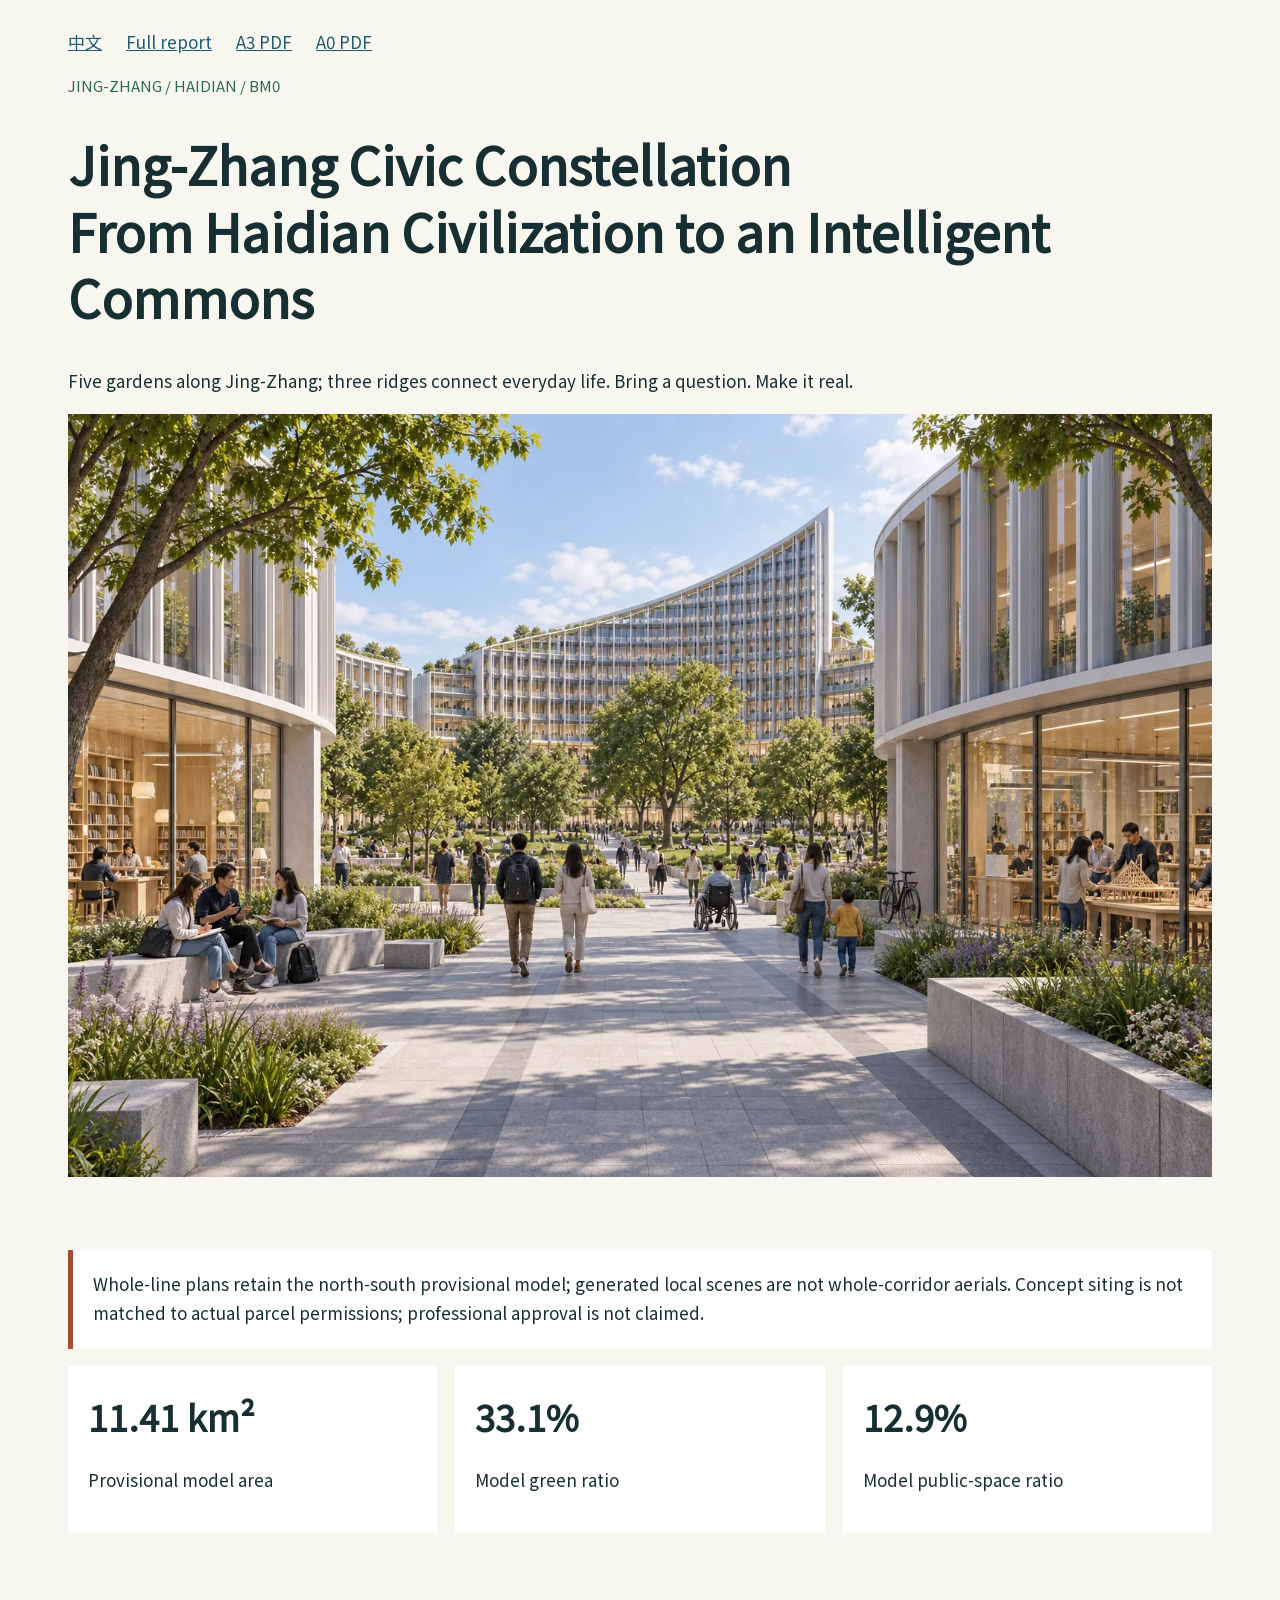
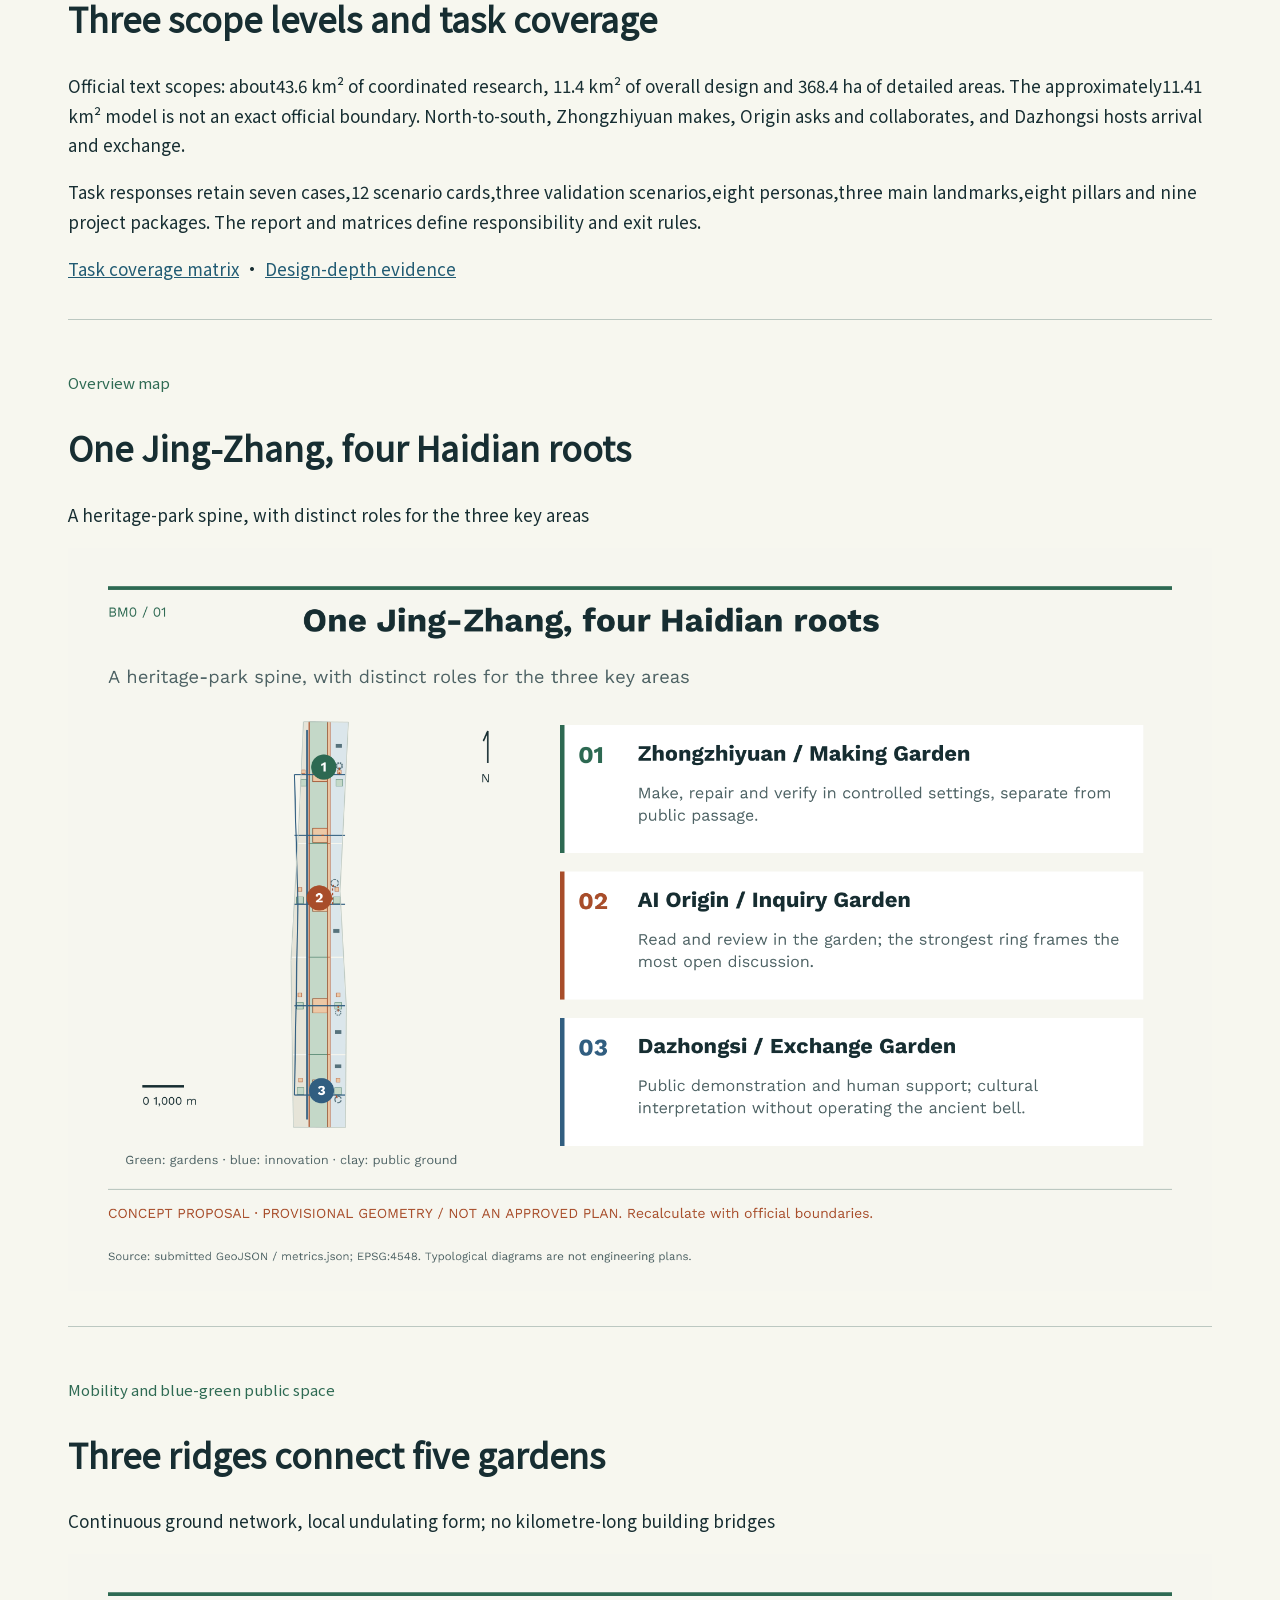
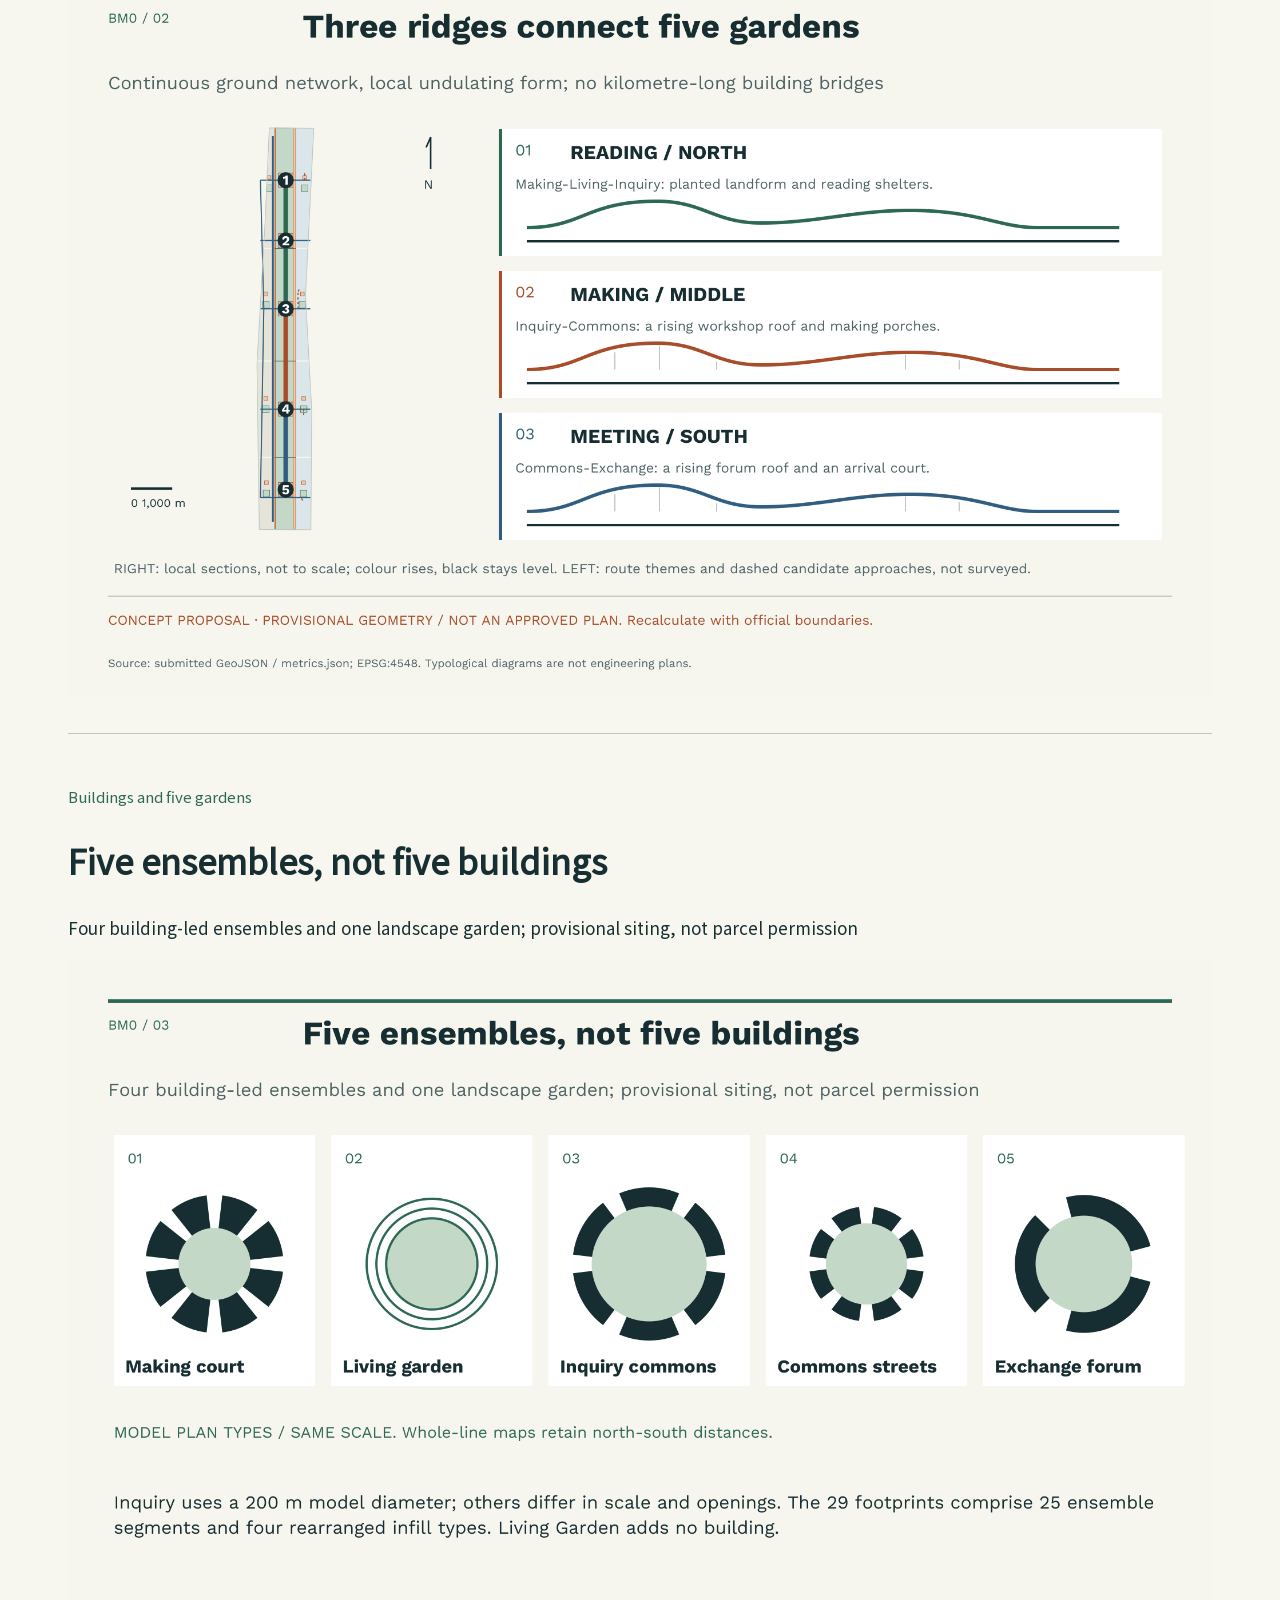
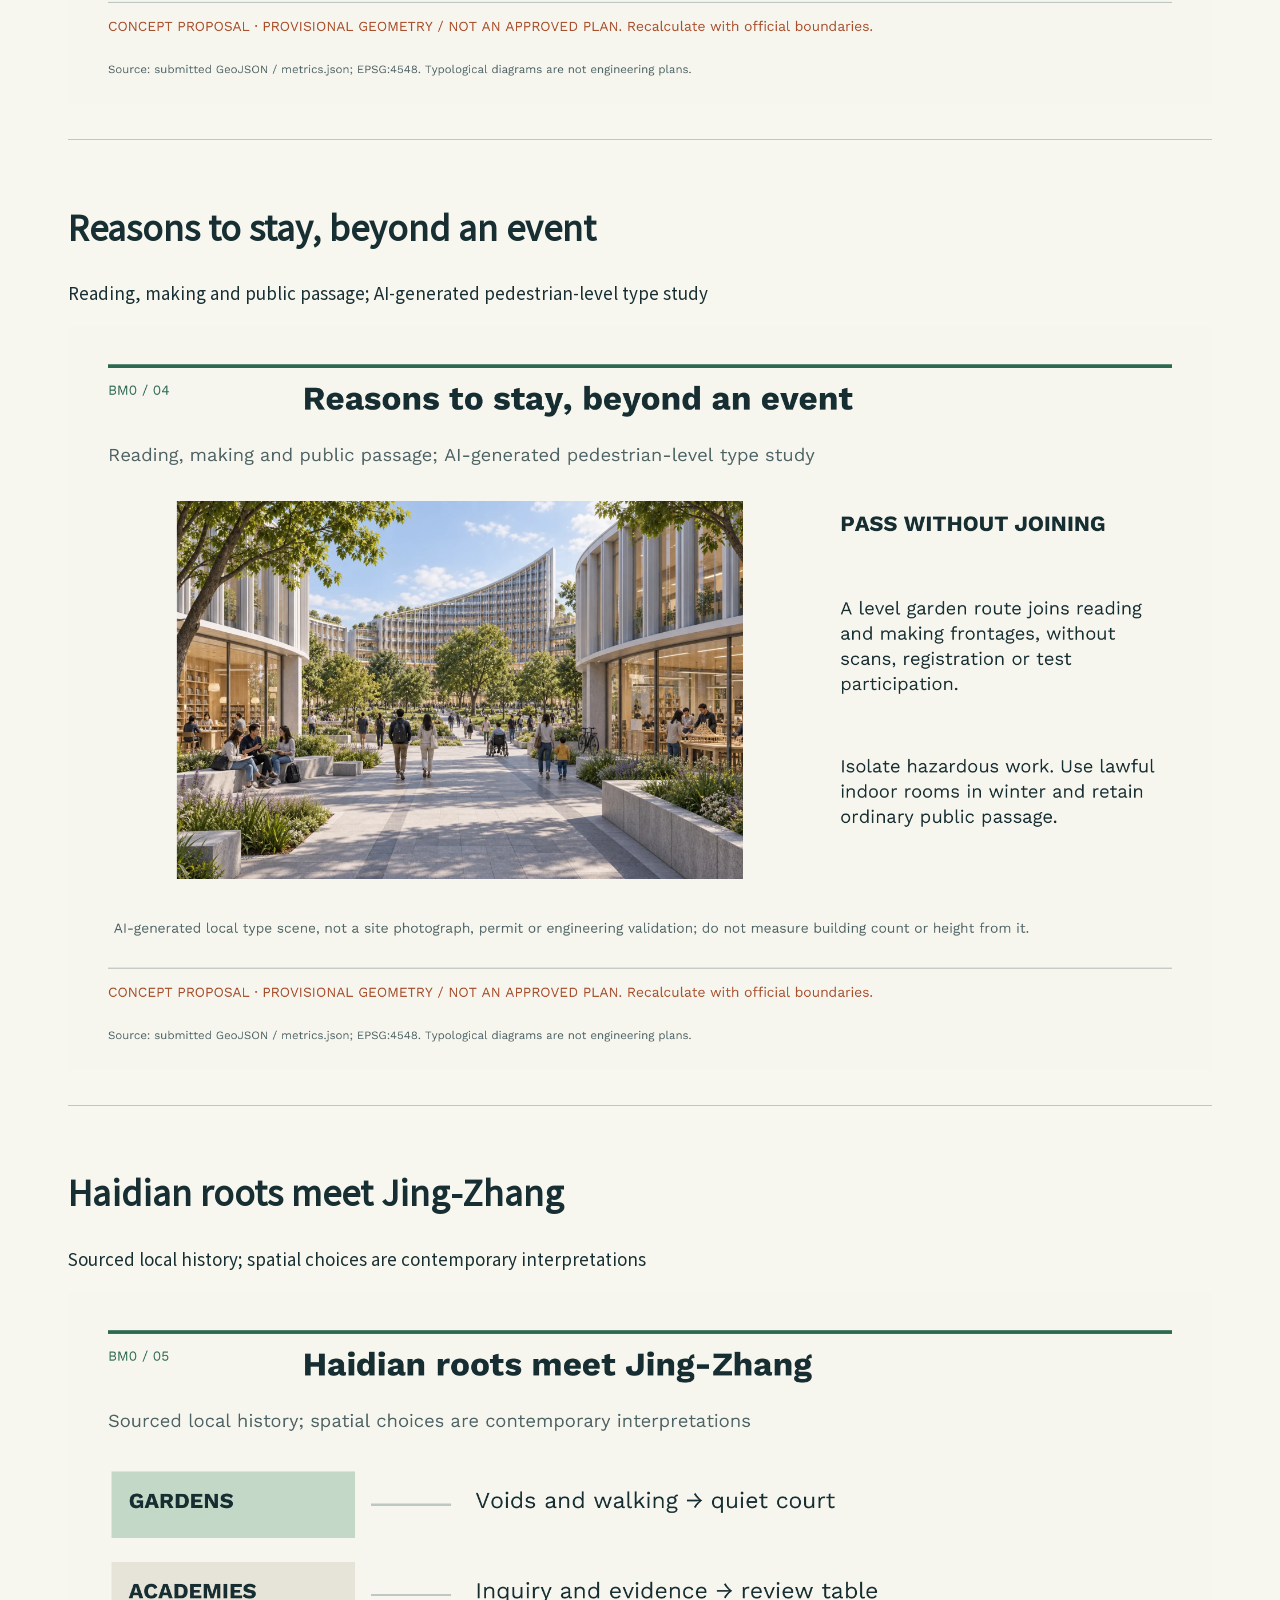
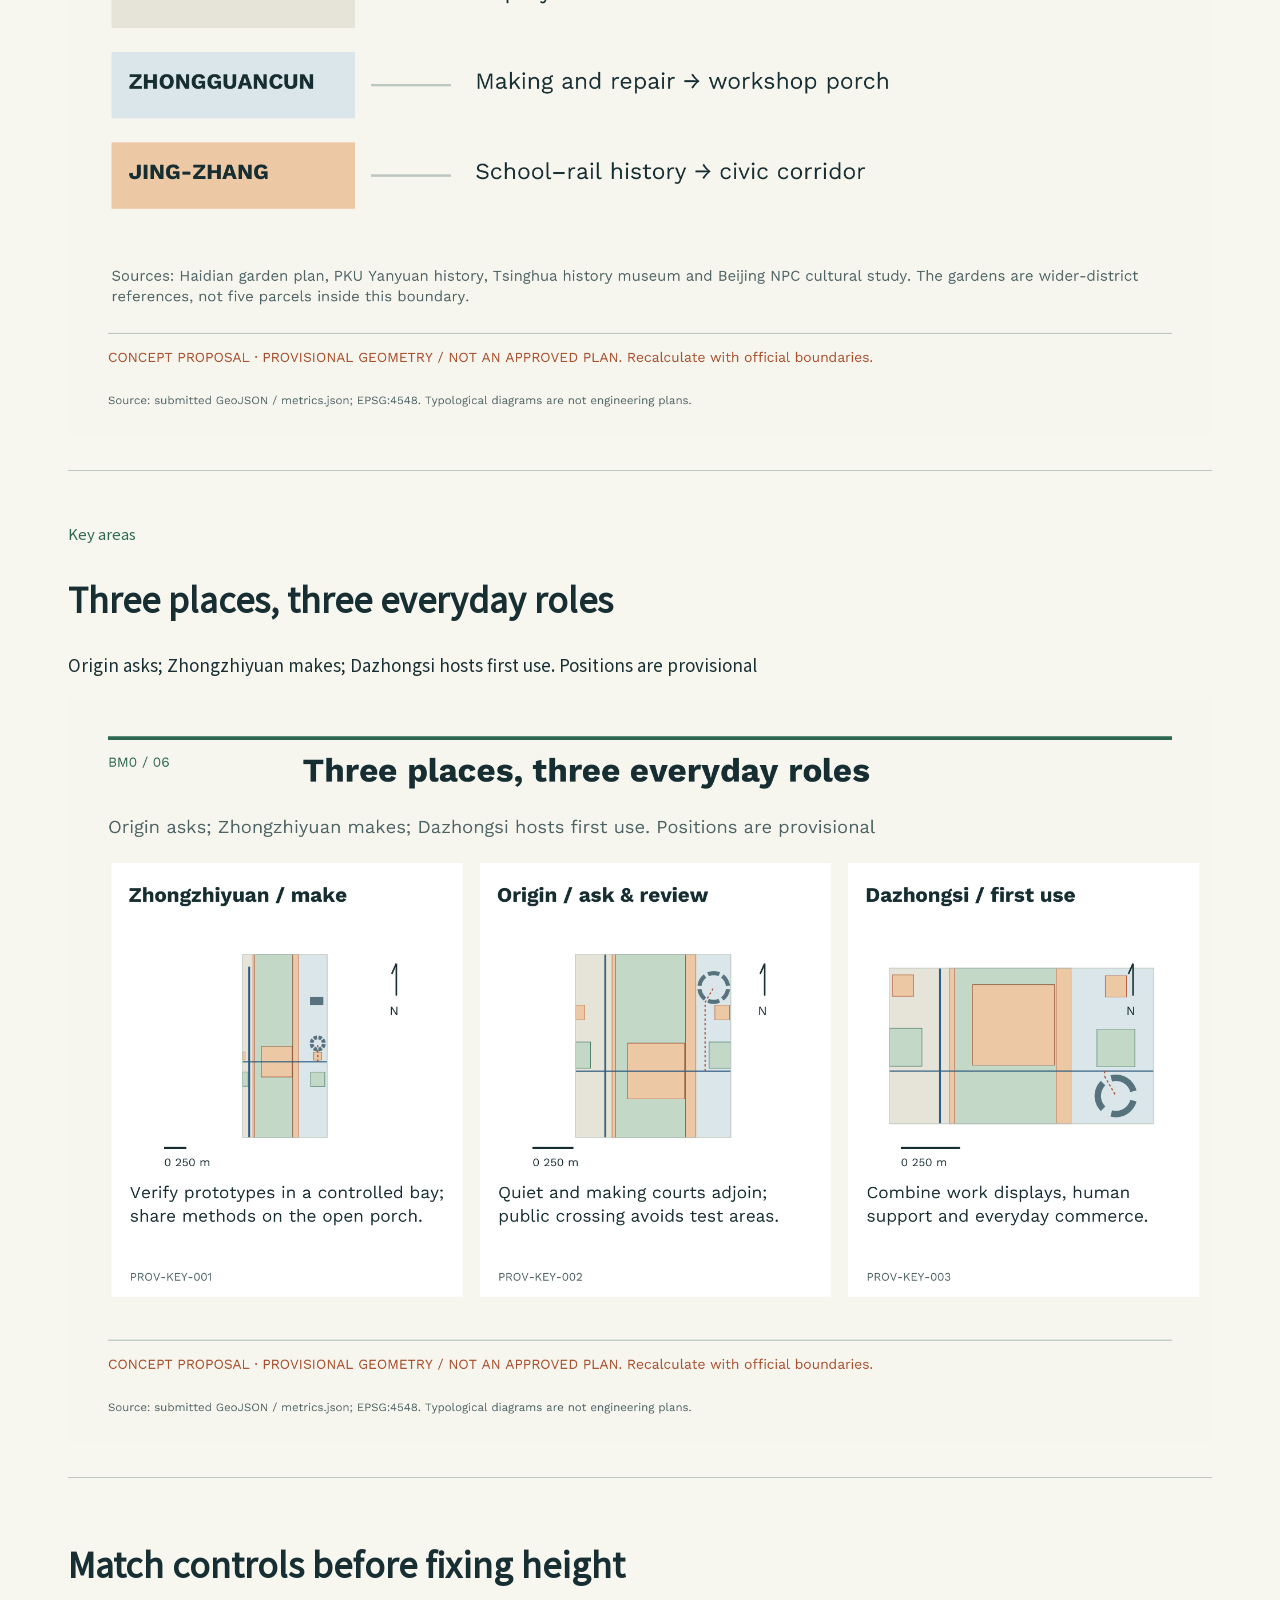
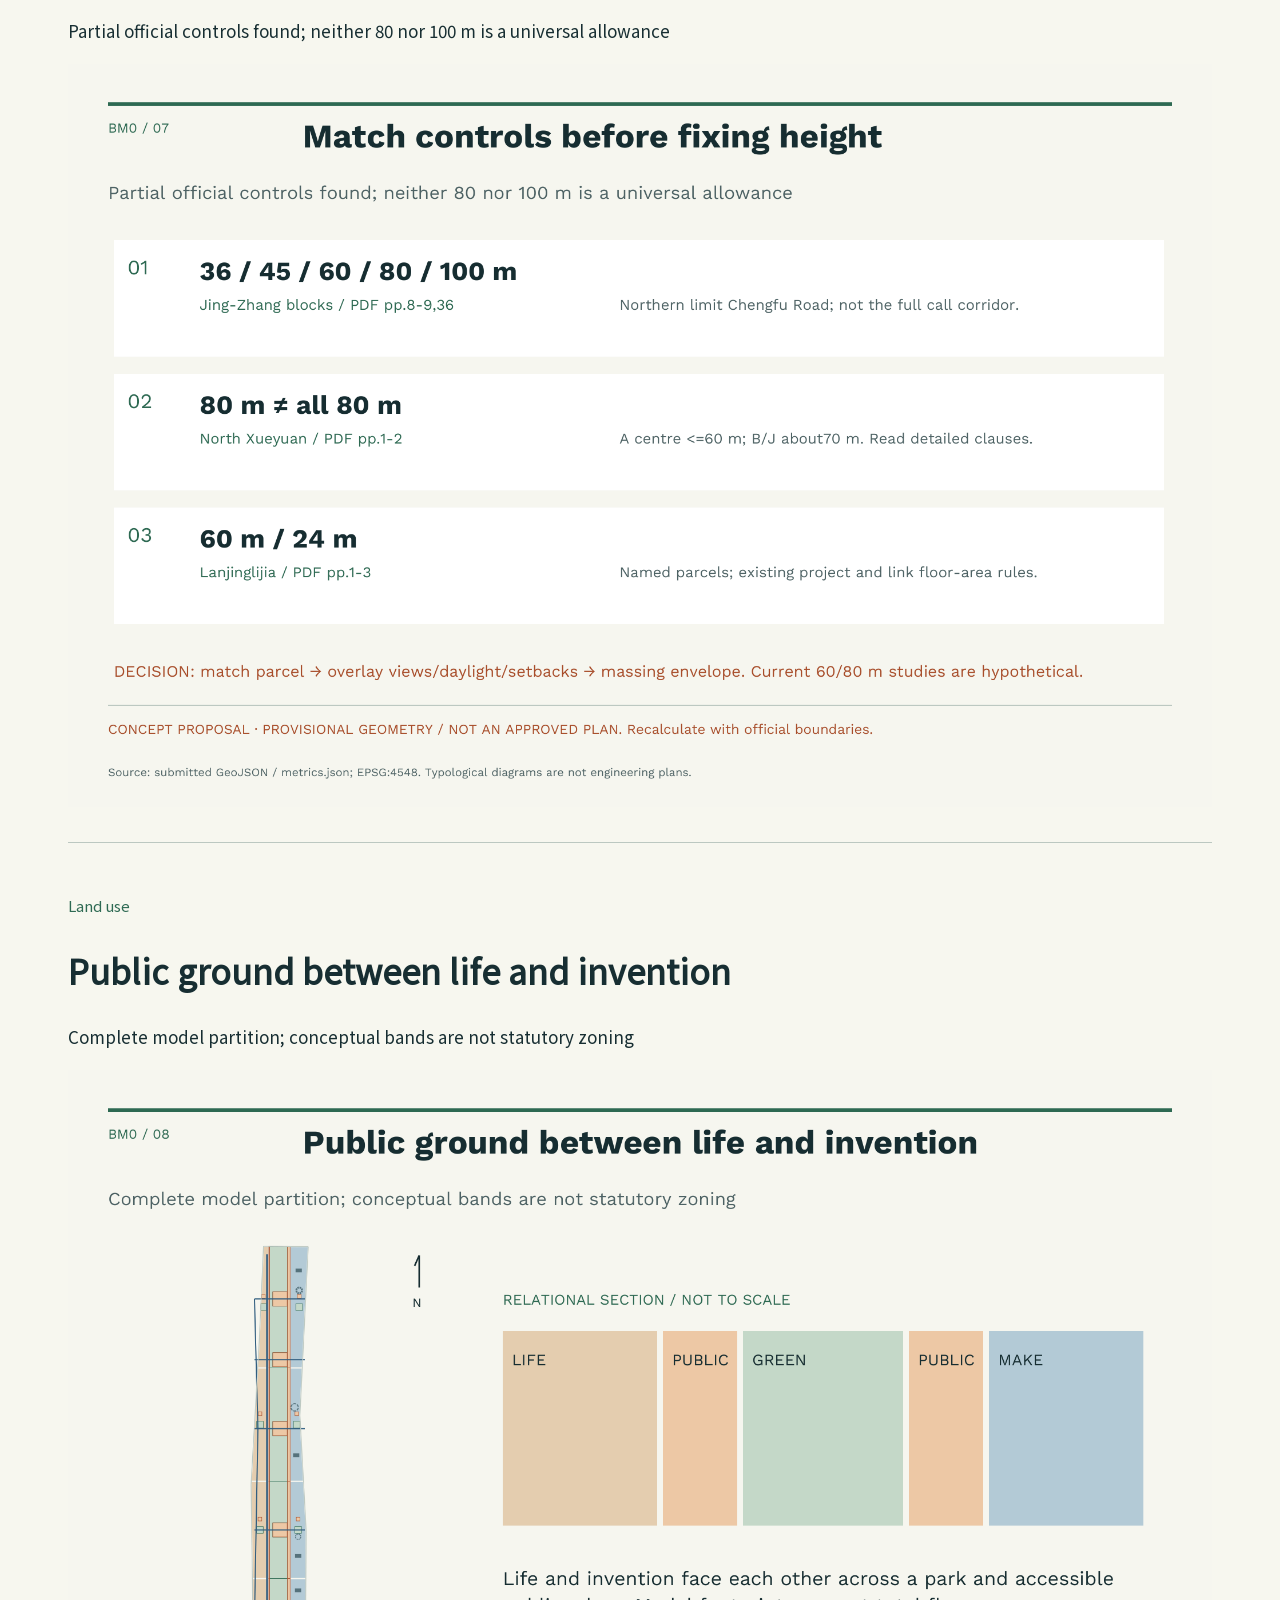
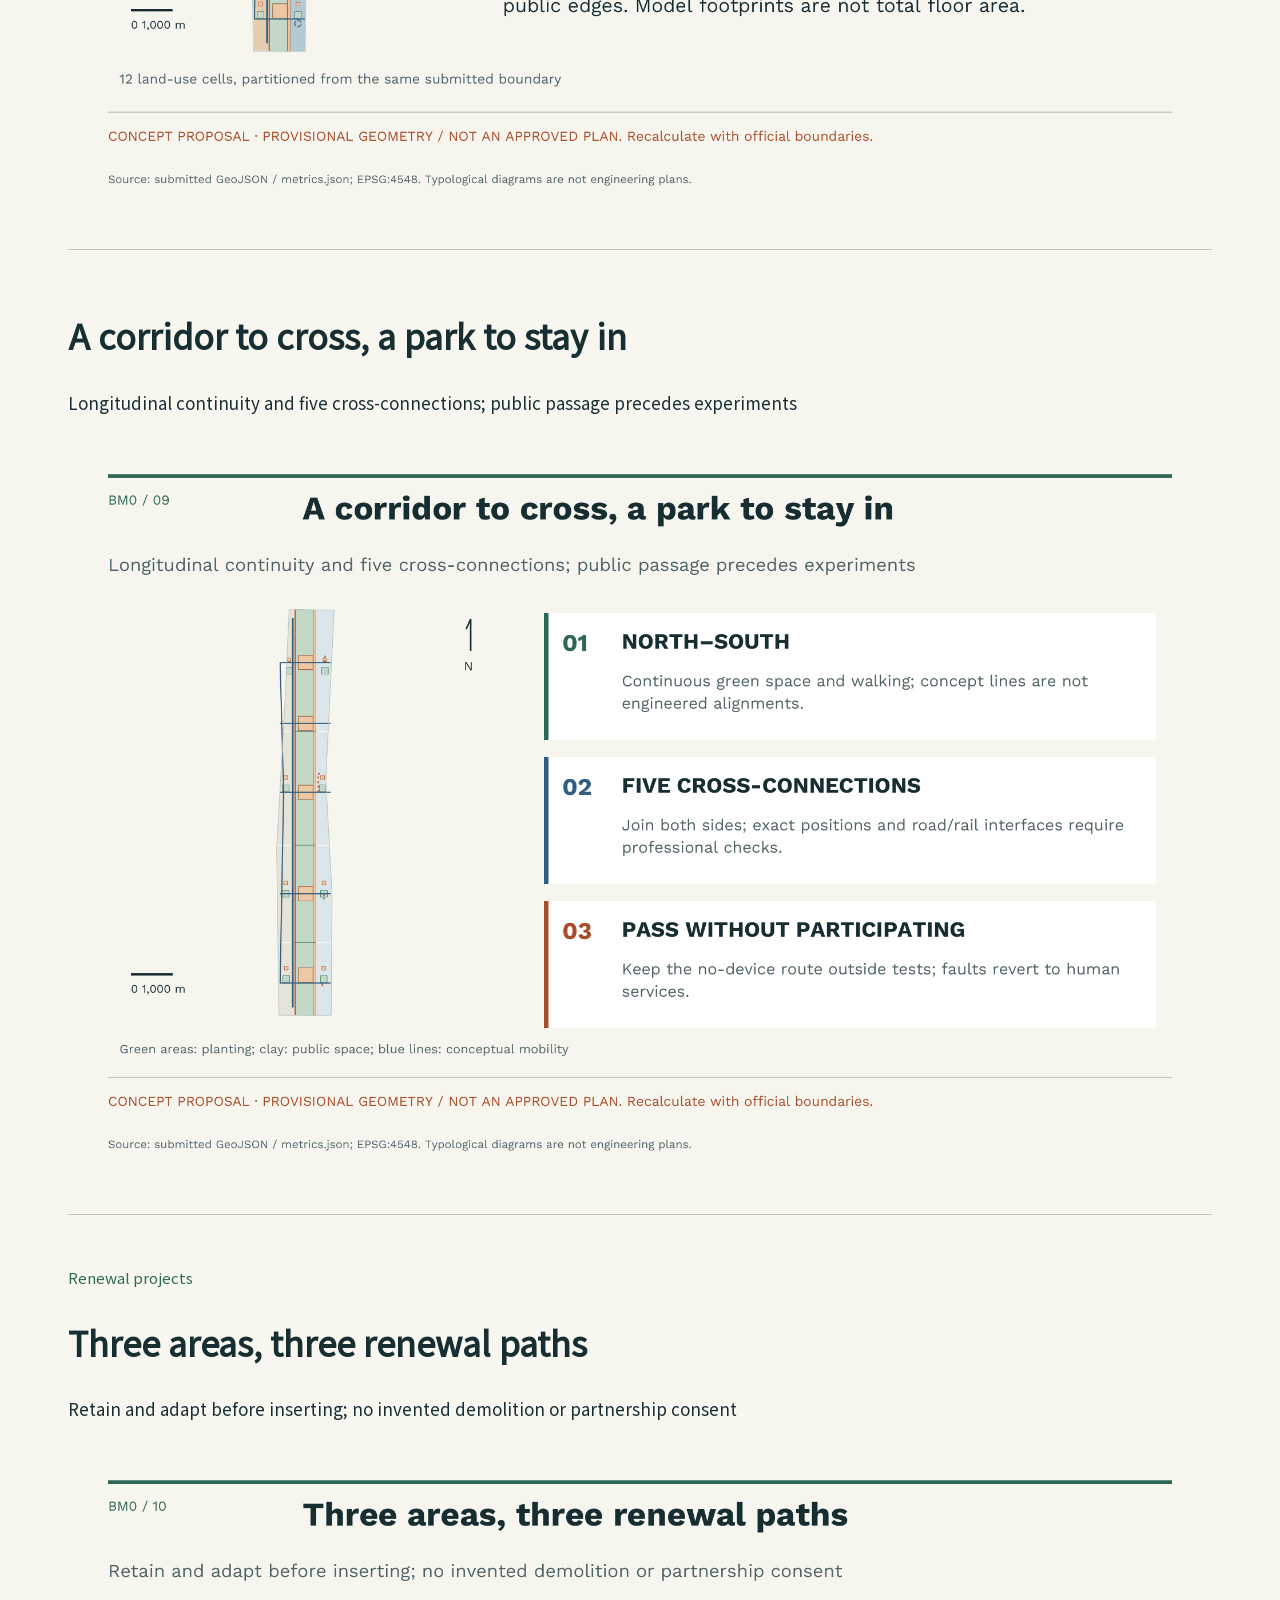
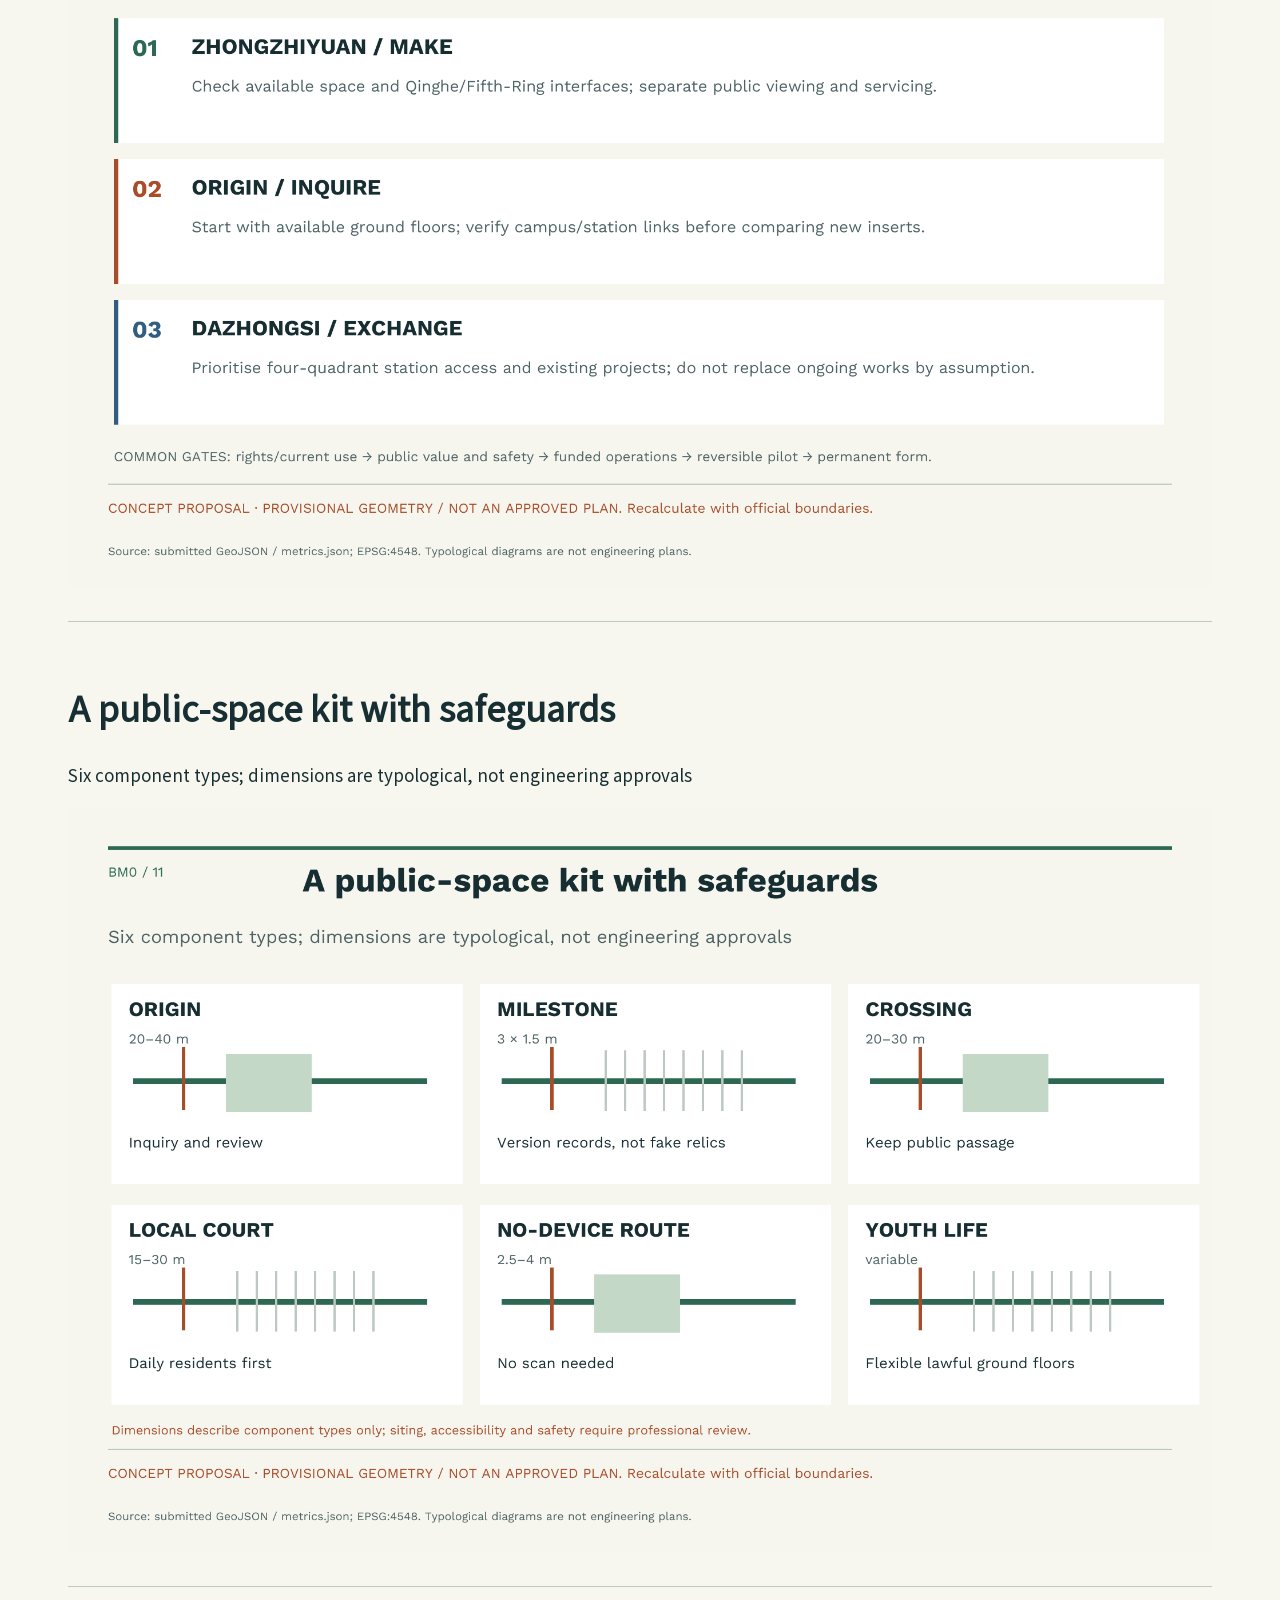
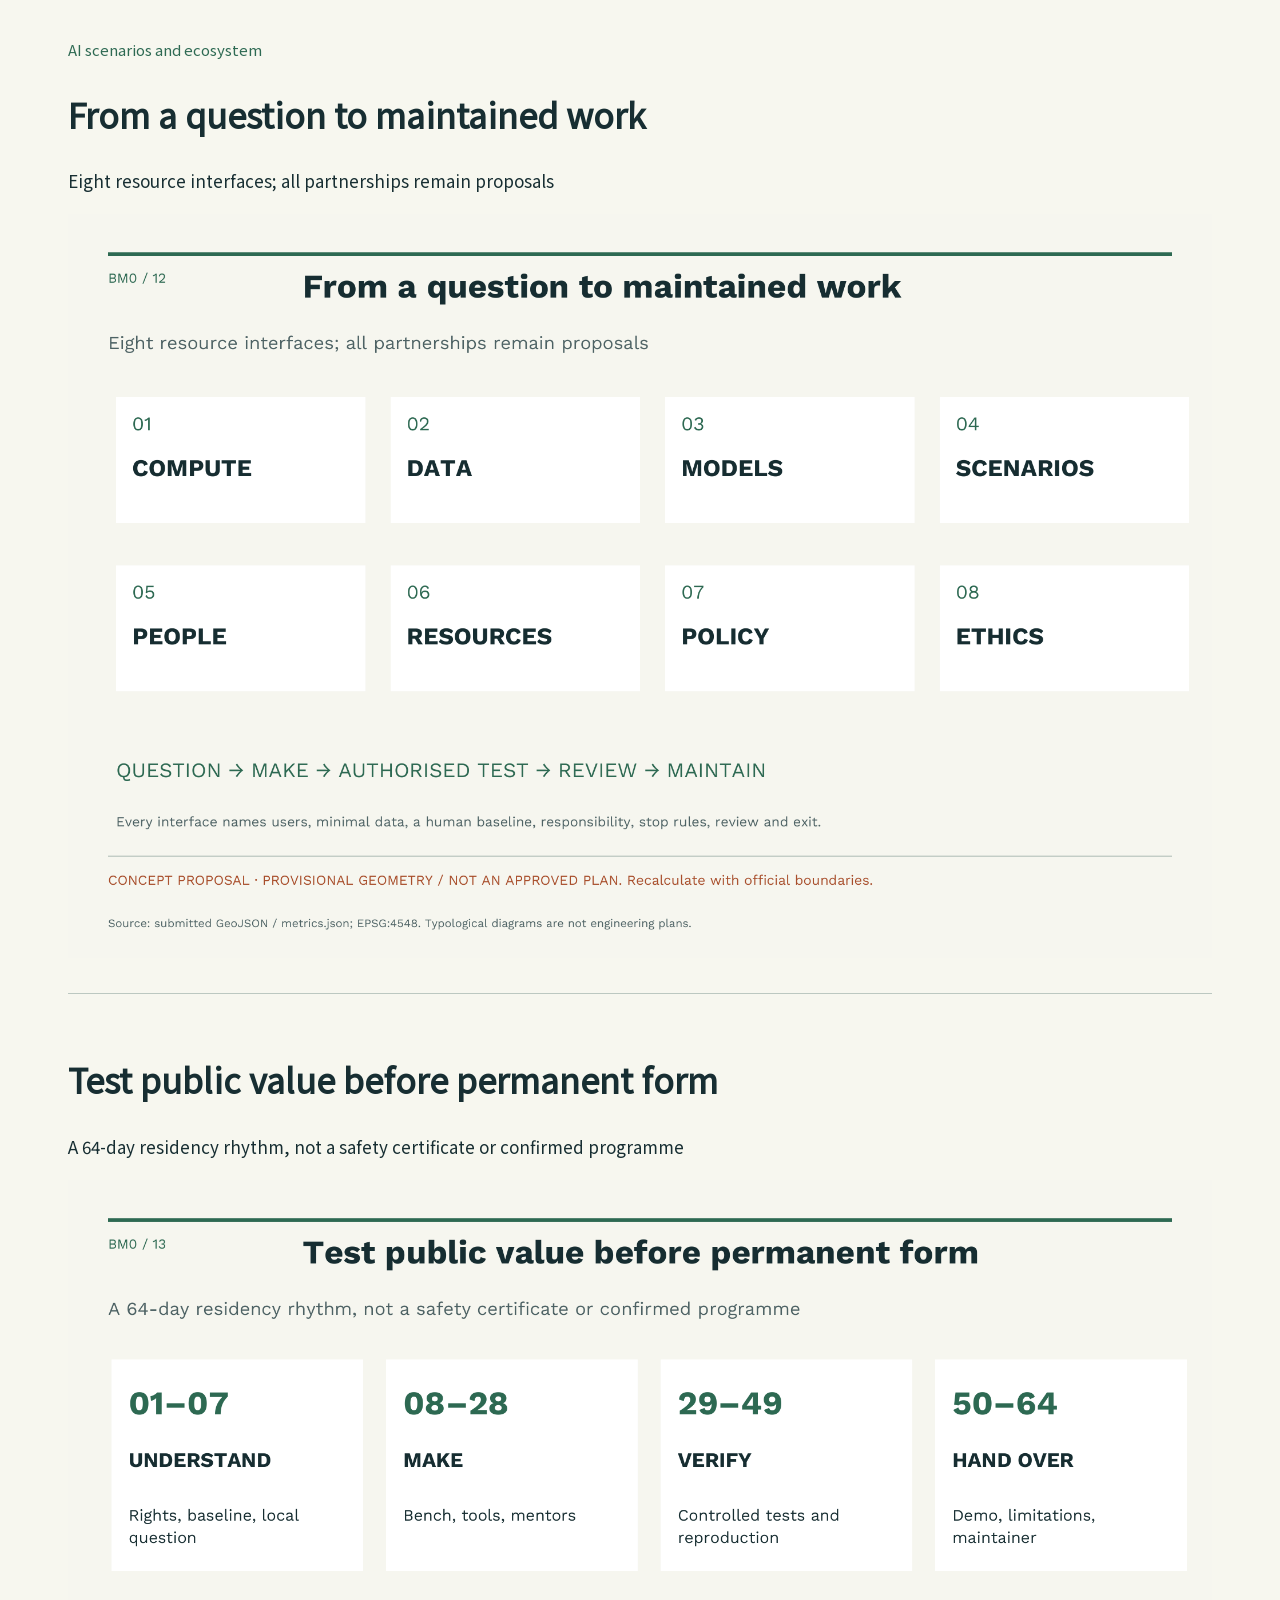
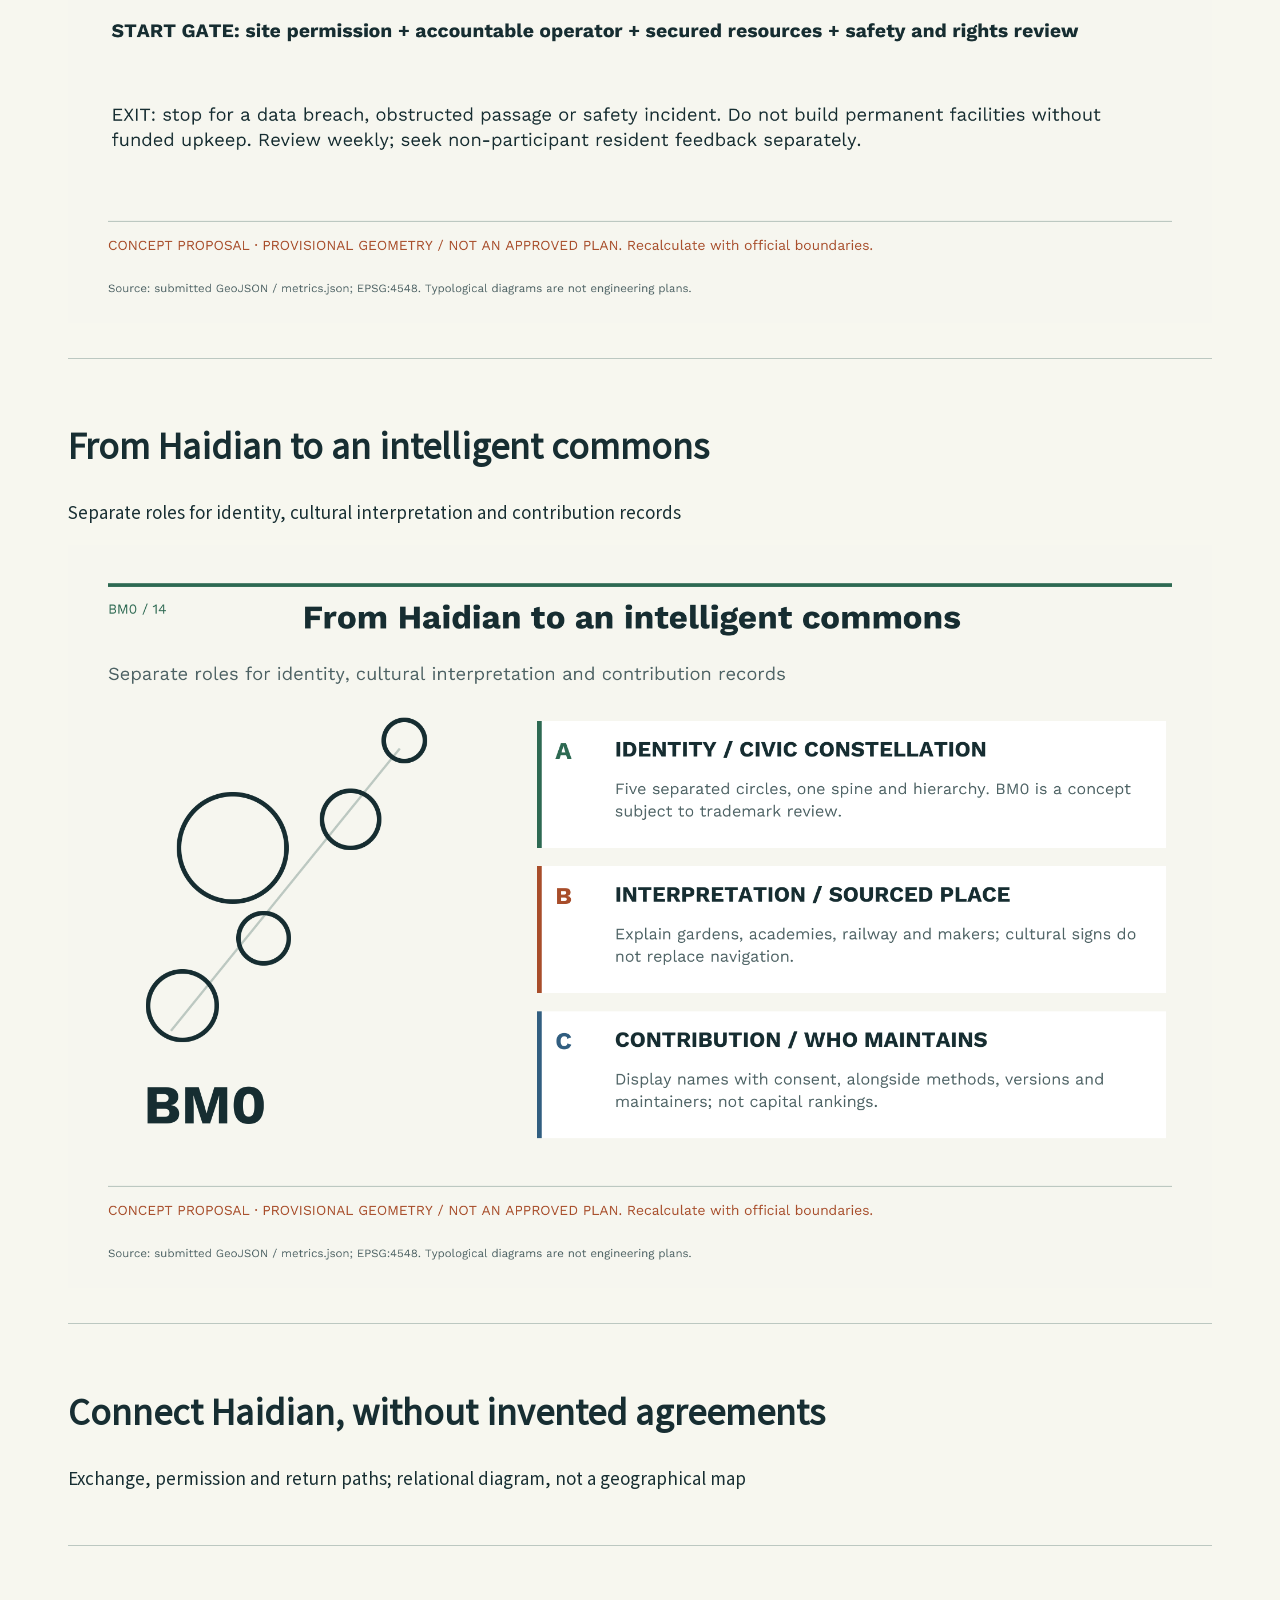
<file: submissions/carolalina00-debug/jingzhang-civic-constellation/visual/index.en.html>
<!doctype html><html lang="en"><head><meta charset="utf-8"><meta name="viewport" content="width=device-width,initial-scale=1"><title>BM0 - Jing-Zhang Civic Constellation</title><link rel="stylesheet" href="assets/fonts.css"><style>*{box-sizing:border-box}body{margin:0;background:#F7F7EF;color:#172E32;font-size:17px;line-height:1.75}header,main,footer{max-width:1200px;margin:auto;padding:28px}h1{font-size:clamp(32px,4vw,57px);line-height:1.3}h2{font-size:clamp(25px,3vw,34px);line-height:1.4}a{color:#215B73;overflow-wrap:anywhere}a:focus-visible,summary:focus-visible{outline:3px solid #A84D2B}nav{display:flex;gap:24px;flex-wrap:wrap}section{border-bottom:1px solid #BCC8C1;padding:35px 0}img{max-width:100%;height:auto;display:block}.eyebrow{color:#2E6A53;font-size:15px}.notice{border-left:5px solid #A84D2B;background:white;padding:20px}.metrics{display:grid;grid-template-columns:repeat(3,1fr);gap:18px}.metrics div{padding:20px;background:white}.metrics b{font-size:36px}details{margin:24px 0;background:white;padding:22px}summary{cursor:pointer}@media(max-width:650px){header,main,footer{padding:18px}.metrics{grid-template-columns:1fr}}@media(prefers-reduced-motion:reduce){*{animation:none!important}}</style></head><body><header><nav><a href="index.html">中文</a><a href="../report/proposal.en.html">Full report</a><a href="../drawings/a3-booklet.en.pdf">A3 PDF</a><a href="../drawings/a0-boards.en.pdf">A0 PDF</a></nav><p class="eyebrow">JING-ZHANG / HAIDIAN / BM0</p><h1>Jing-Zhang Civic Constellation<br>From Haidian Civilization to an Intelligent Commons</h1><p>Five gardens along Jing-Zhang; three ridges connect everyday life. Bring a question. Make it real.</p><img src="../assets/media/inquiry-ground.webp" alt="Inquiry Commons pedestrian concept; AI-generated, not existing or approved"></header><main><p class="notice">Whole-line plans retain the north-south provisional model; generated local scenes are not whole-corridor aerials. Concept siting is not matched to actual parcel permissions; professional approval is not claimed.</p><div class="metrics"><div data-metric="site_area_sqm" data-value="11412825.386"><b>11.41 km²</b><p>Provisional model area</p></div><div data-metric="green_ratio" data-value="0.331045"><b>33.1%</b><p>Model green ratio</p></div><div data-metric="public_space_ratio" data-value="0.128608"><b>12.9%</b><p>Model public-space ratio</p></div></div>
<section><h2>Three scope levels and task coverage</h2><p>Official text scopes: about43.6 km² of coordinated research, 11.4 km² of overall design and 368.4 ha of detailed areas. The approximately11.41 km² model is not an exact official boundary. North-to-south, Zhongzhiyuan makes, Origin asks and collaborates, and Dazhongsi hosts arrival and exchange.</p><p>Task responses retain seven cases,12 scenario cards,three validation scenarios,eight personas,three main landmarks,eight pillars and nine project packages. The report and matrices define responsibility and exit rules.</p><a href="../compliance_matrix.json">Task coverage matrix</a> · <a href="../design_depth_matrix.json">Design-depth evidence</a></section>
<section id="site-overview"><p class="eyebrow">Overview map</p><h2>One Jing-Zhang, four Haidian roots</h2><p>A heritage-park spine, with distinct roles for the three key areas</p><img loading="lazy" src="../assets/figures/site-overview.en.png" alt="One Jing-Zhang, four Haidian roots"></section><section id="three-ridges"><p class="eyebrow">Mobility and blue-green public space</p><h2>Three ridges connect five gardens</h2><p>Continuous ground network, local undulating form; no kilometre-long building bridges</p><img loading="lazy" src="../assets/figures/three-ridges.en.png" alt="Three ridges connect five gardens"></section><section id="garden-rings"><p class="eyebrow">Buildings and five gardens</p><h2>Five ensembles, not five buildings</h2><p>Four building-led ensembles and one landscape garden; provisional siting, not parcel permission</p><img loading="lazy" src="../assets/figures/garden-rings.en.png" alt="Five ensembles, not five buildings"></section><section id="ground-life"><p class="eyebrow"></p><h2>Reasons to stay, beyond an event</h2><p>Reading, making and public passage; AI-generated pedestrian-level type study</p><img loading="lazy" src="../assets/figures/ground-life.en.png" alt="Reasons to stay, beyond an event"></section><section id="local-roots"><p class="eyebrow"></p><h2>Haidian roots meet Jing-Zhang</h2><p>Sourced local history; spatial choices are contemporary interpretations</p><img loading="lazy" src="../assets/figures/local-roots.en.png" alt="Haidian roots meet Jing-Zhang"></section><section id="key-areas"><p class="eyebrow">Key areas</p><h2>Three places, three everyday roles</h2><p>Origin asks; Zhongzhiyuan makes; Dazhongsi hosts first use. Positions are provisional</p><img loading="lazy" src="../assets/figures/key-areas.en.png" alt="Three places, three everyday roles"></section><section id="height-controls"><p class="eyebrow"></p><h2>Match controls before fixing height</h2><p>Partial official controls found; neither 80 nor 100 m is a universal allowance</p><img loading="lazy" src="../assets/figures/height-controls.en.png" alt="Match controls before fixing height"></section><section id="land-use-structure"><p class="eyebrow">Land use</p><h2>Public ground between life and invention</h2><p>Complete model partition; conceptual bands are not statutory zoning</p><img loading="lazy" src="../assets/figures/land-use-structure.en.png" alt="Public ground between life and invention"></section><section id="mobility-bluegreen"><p class="eyebrow"></p><h2>A corridor to cross, a park to stay in</h2><p>Longitudinal continuity and five cross-connections; public passage precedes experiments</p><img loading="lazy" src="../assets/figures/mobility-bluegreen.en.png" alt="A corridor to cross, a park to stay in"></section><section id="renewal-gates"><p class="eyebrow">Renewal projects</p><h2>Three areas, three renewal paths</h2><p>Retain and adapt before inserting; no invented demolition or partnership consent</p><img loading="lazy" src="../assets/figures/renewal-gates.en.png" alt="Three areas, three renewal paths"></section><section id="public-space-kit"><p class="eyebrow"></p><h2>A public-space kit with safeguards</h2><p>Six component types; dimensions are typological, not engineering approvals</p><img loading="lazy" src="../assets/figures/public-space-kit.en.png" alt="A public-space kit with safeguards"></section><section id="ai-ecosystem"><p class="eyebrow">AI scenarios and ecosystem</p><h2>From a question to maintained work</h2><p>Eight resource interfaces; all partnerships remain proposals</p><img loading="lazy" src="../assets/figures/ai-ecosystem.en.png" alt="From a question to maintained work"></section><section id="delivery"><p class="eyebrow"></p><h2>Test public value before permanent form</h2><p>A 64-day residency rhythm, not a safety certificate or confirmed programme</p><img loading="lazy" src="../assets/figures/delivery.en.png" alt="Test public value before permanent form"></section><section id="brand-system"><p class="eyebrow"></p><h2>From Haidian to an intelligent commons</h2><p>Separate roles for identity, cultural interpretation and contribution records</p><img loading="lazy" src="../assets/figures/brand-system.en.png" alt="From Haidian to an intelligent commons"></section><section id="regional-collaboration"><p class="eyebrow"></p><h2>Connect Haidian, without invented agreements</h2><p>Exchange, permission and return paths; relational diagram, not a geographical map</p><img loading="lazy" src="../assets/figures/regional-collaboration.en.png" alt="Connect Haidian, without invented agreements"></section><section id="metrics-evidence"><p class="eyebrow">Core metrics</p><h2>A reproducible model, not a surveyed boundary</h2><p>Three core visual metrics, one source; no unsupported peer ranking</p><img loading="lazy" src="../assets/figures/metrics-evidence.en.png" alt="A reproducible model, not a surveyed boundary"></section><section><h2>Self-check status</h2><p>Current self_check.json records machine checks; these are not professional scores. Rerun after any file edit.</p><a href="../self_check.json">self_check.json</a></section><details open><summary>Sources and assumptions</summary><p>Provisional geometry and unknown permissions remain distinct. Partial height documents are not yet matched parcel by parcel. Public continuity comes first; tests remain controlled and ordinary use does not require personal data.</p><a href="../sources.json">sources.json</a> · <a href="../assumptions.json">assumptions.json</a> · <a href="../report/copyright_statement.md">Rights and generation</a></details></main><footer>BM0 / 2026-09-10 / COMMUNITY-DISPLAY-ONLY</footer></body></html>
</file>
<file: submissions/carolalina00-debug/jingzhang-civic-constellation/visual/assets/fonts.css>
@font-face{font-family:BM0CJK;src:url([data-uri])}
body{font-family:BM0CJK,system-ui,sans-serif}
</file>
